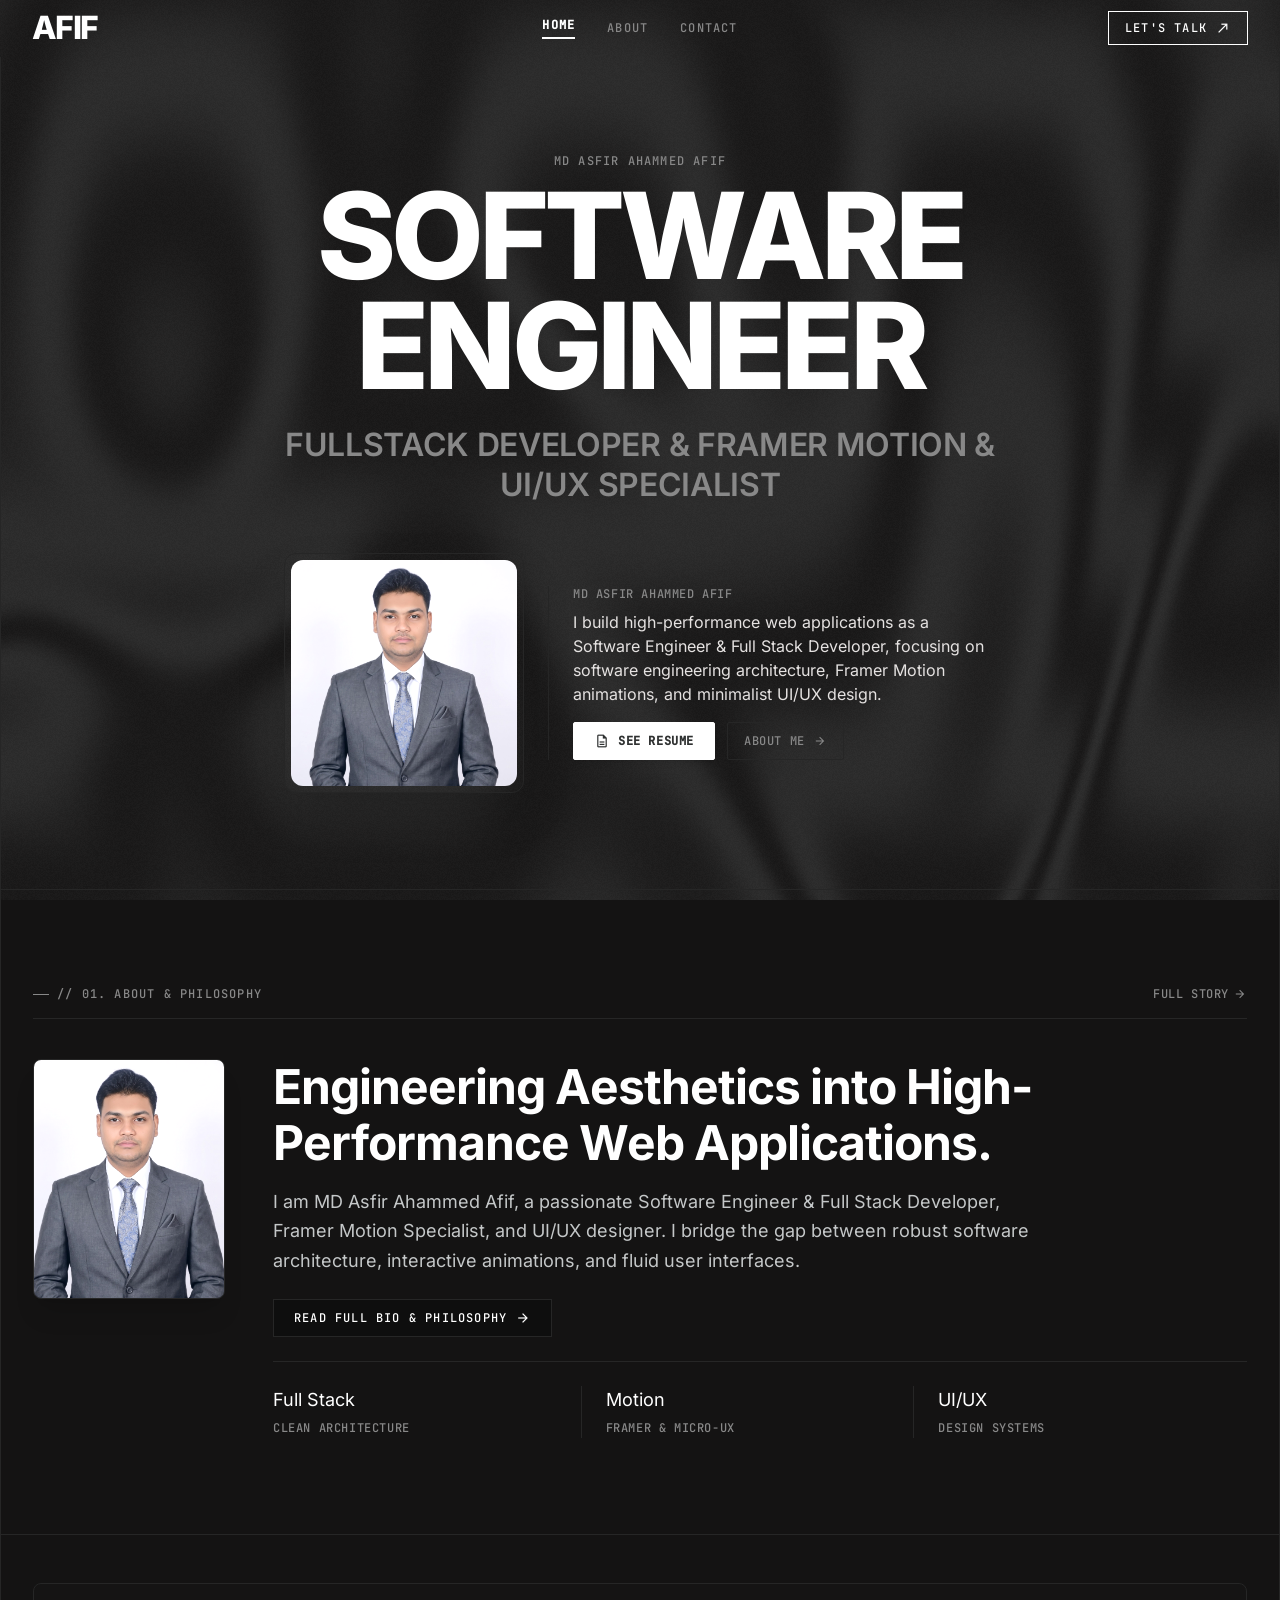
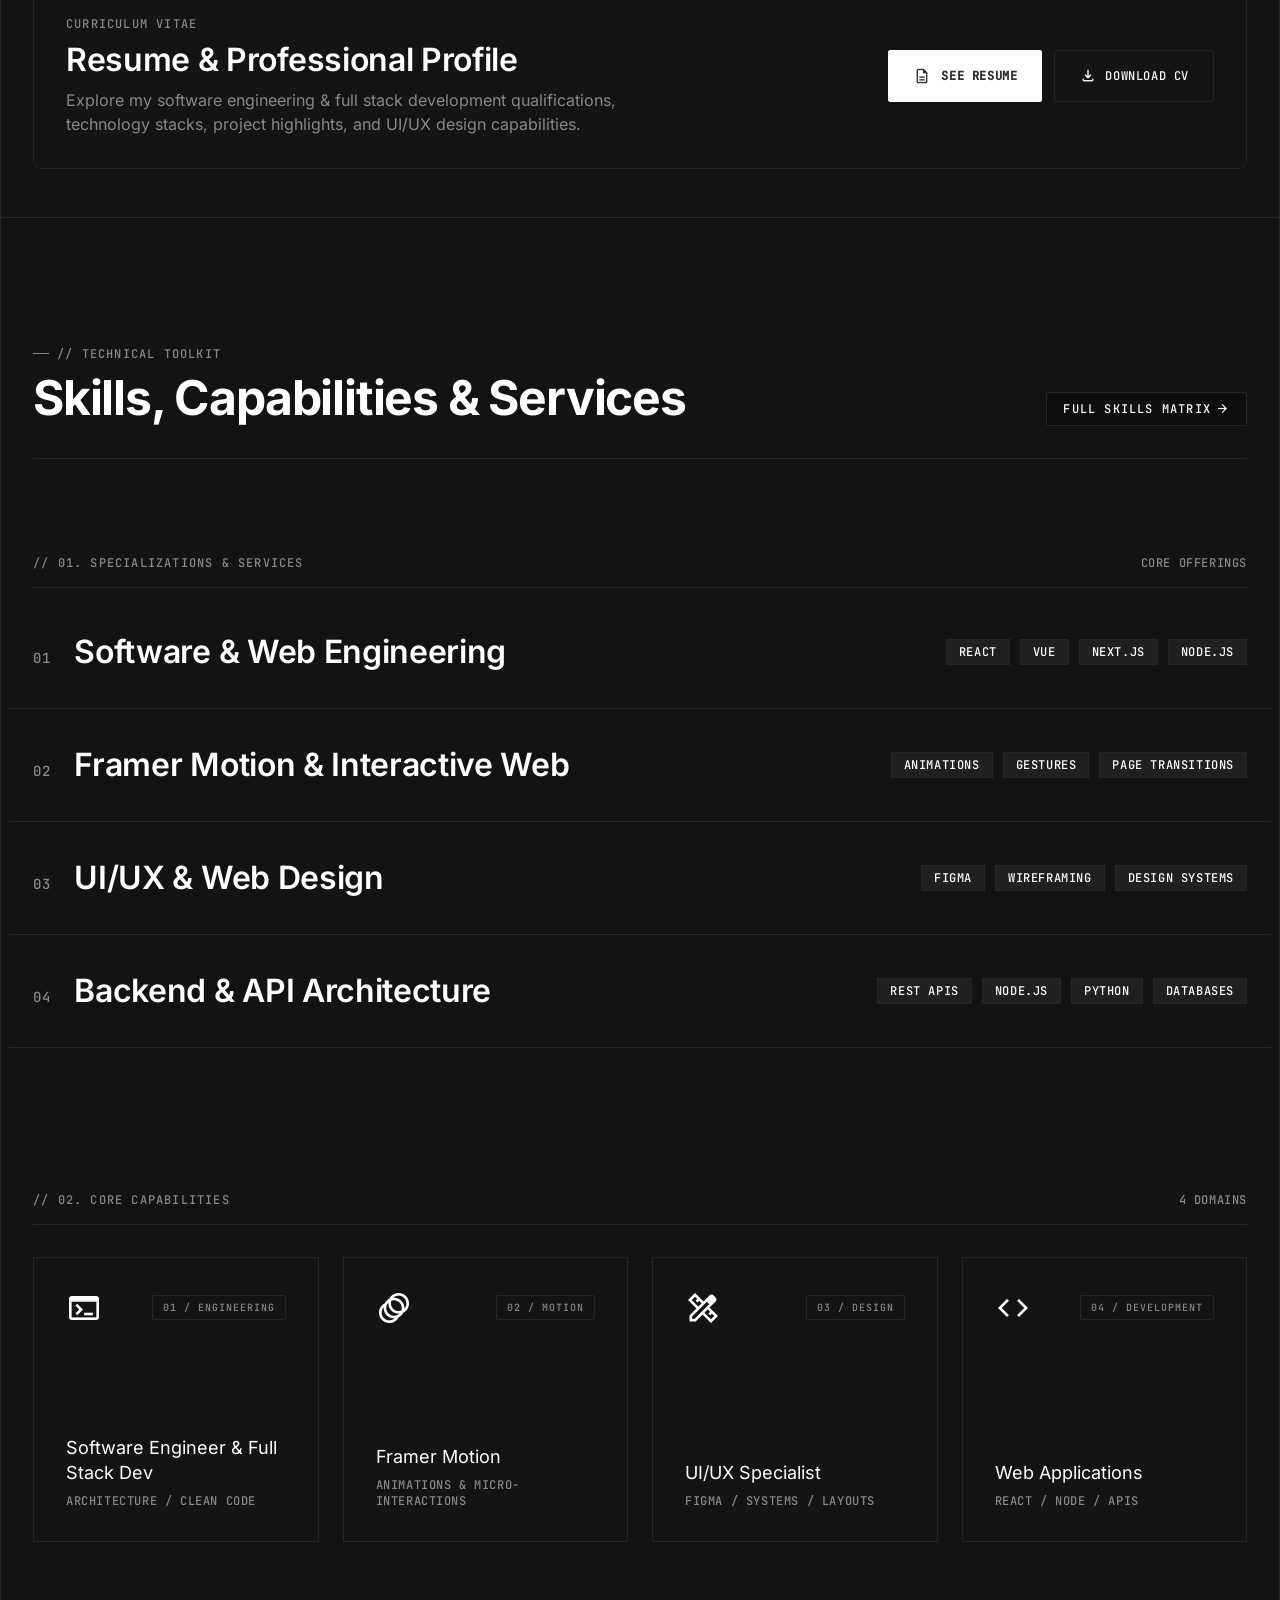
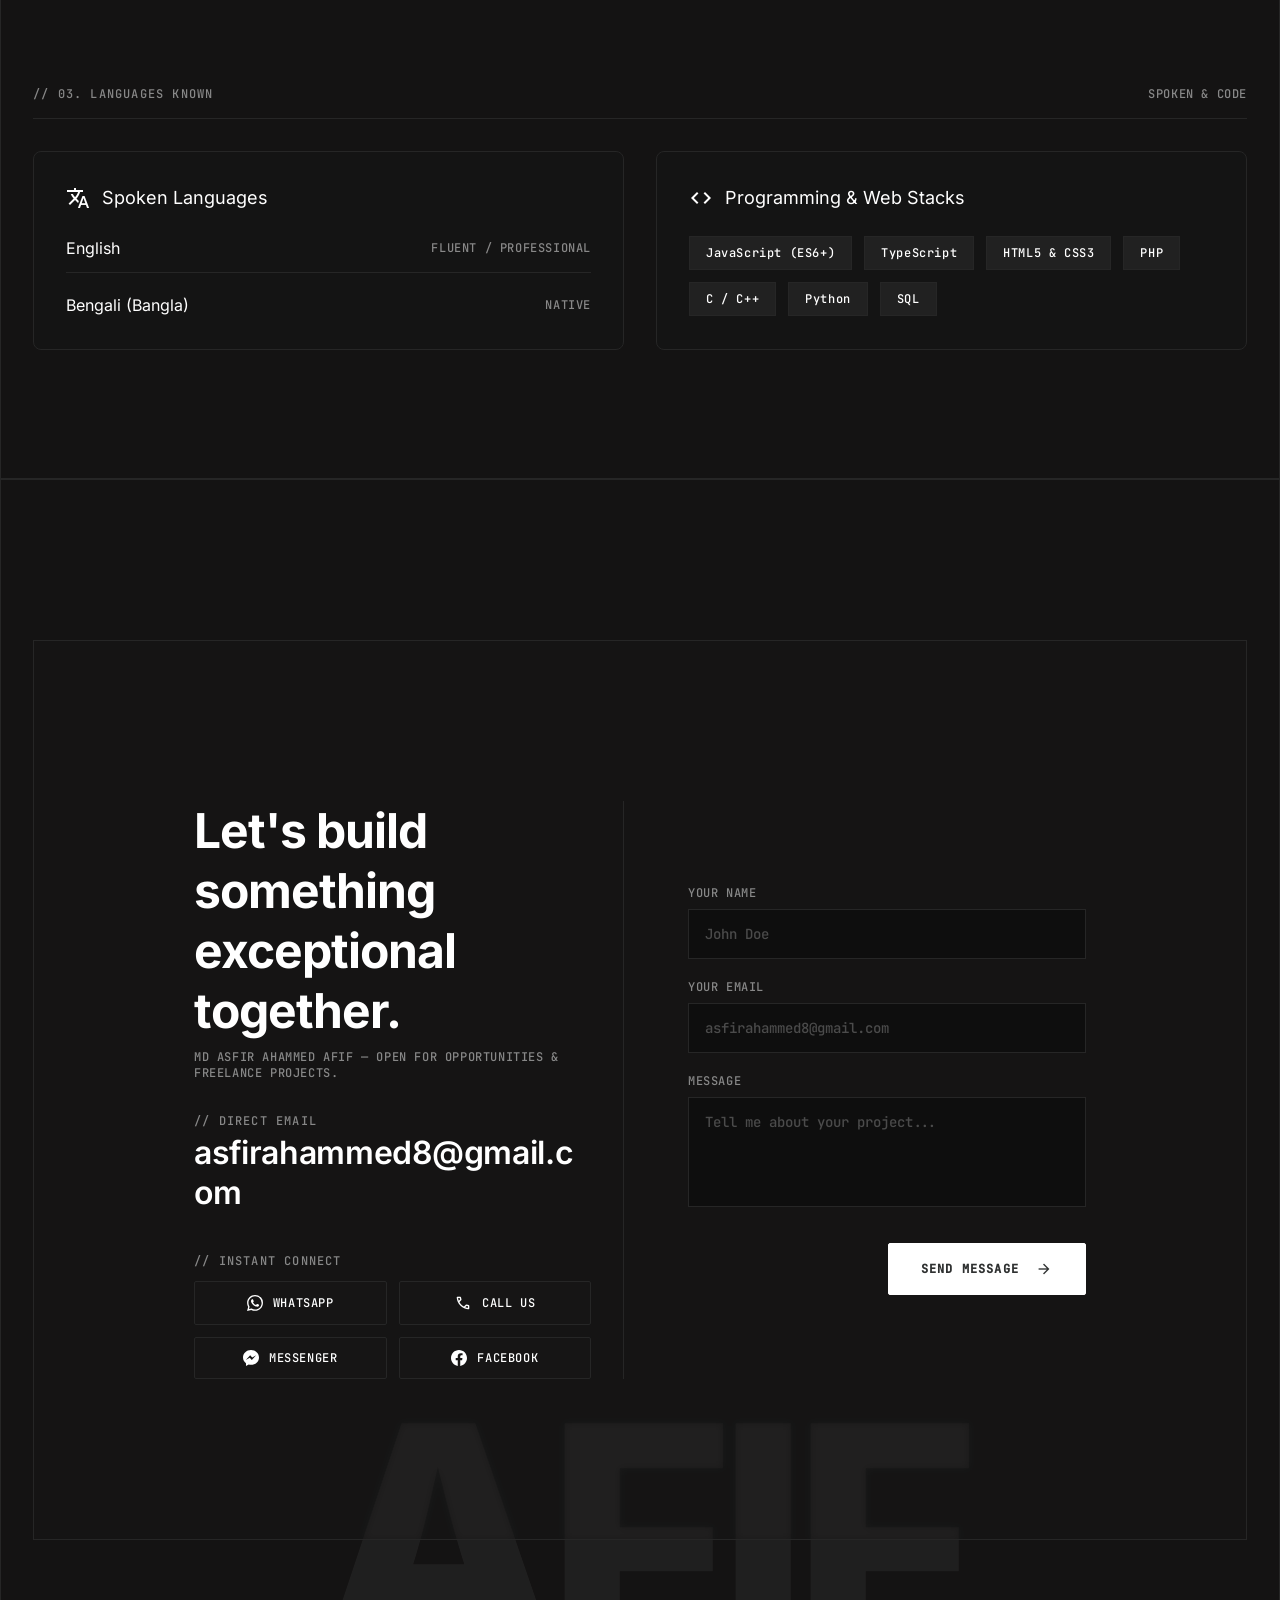
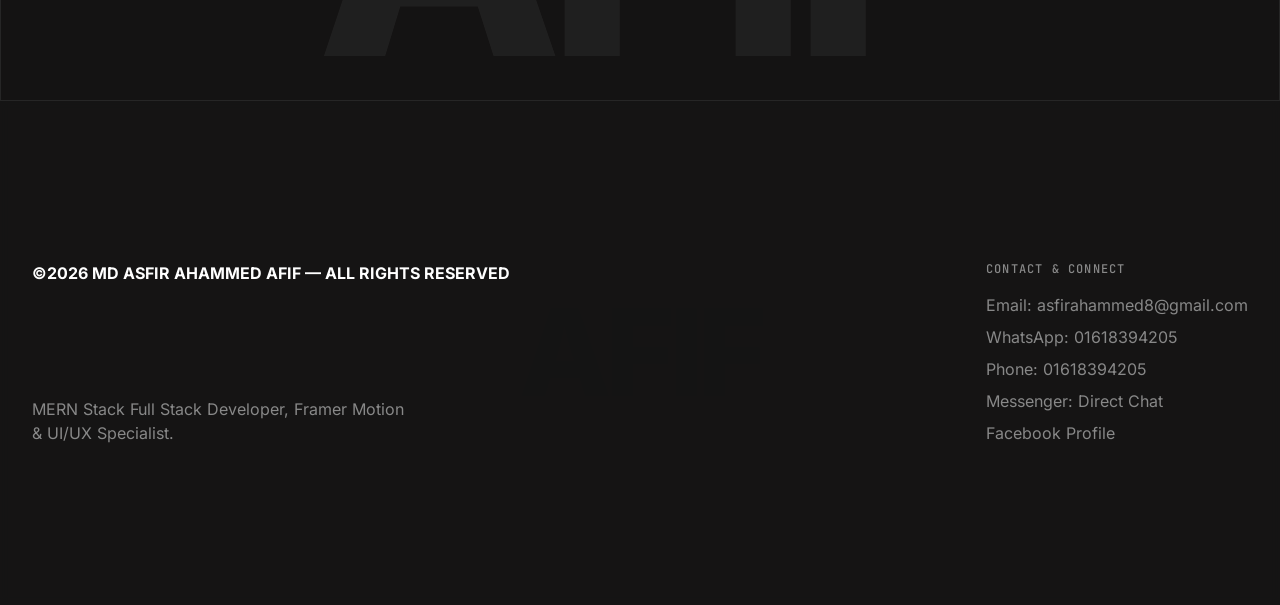
<file: index.html>
<!DOCTYPE html>
<html class="dark scroll-smooth" lang="en">

<head>
  <meta charset="utf-8">
  <meta content="width=device-width, initial-scale=1.0" name="viewport">
  <title>MD Asfir Ahammed Afif — Full Stack Software Engineer &amp; UI/UX Specialist</title>
  
  <!-- Primary Meta Tags -->
  <meta name="title" content="MD Asfir Ahammed Afif — Full Stack Software Engineer & UI/UX Specialist">
  <meta name="description"
    content="Portfolio of MD Asfir Ahammed Afif — Full Stack Software Engineer specializing in MERN stack, Next.js, React, Node.js, TypeScript, Framer Motion animations, and modern UI/UX architecture.">
  <meta name="keywords"
    content="MD Asfir Ahammed Afif, Asfir Ahammed, Full Stack Developer, Software Engineer, MERN Stack, React Developer, Node.js, Next.js, TypeScript, JavaScript, Web Developer Bangladesh, UI/UX Designer, Framer Motion, Frontend Developer, Backend Developer">
  <meta name="author" content="MD Asfir Ahammed Afif">
  <meta name="robots" content="index, follow, max-image-preview:large, max-snippet:-1, max-video-preview:-1">
  <meta name="googlebot" content="index, follow">
  <meta name="theme-color" content="#141313">
  <meta name="color-scheme" content="dark">
  <link rel="canonical" href="https://mdasfirahammedafif.github.io/">

  <!-- Favicons & App Icons -->
  <link rel="icon" type="image/svg+xml" href="assets/img/favicon.svg">
  <link rel="alternate icon" type="image/png" sizes="32x32" href="assets/img/favicon-32x32.png">
  <link rel="alternate icon" type="image/png" sizes="16x16" href="assets/img/favicon-16x16.png">
  <link rel="shortcut icon" href="favicon.ico">
  <link rel="apple-touch-icon" sizes="180x180" href="assets/img/apple-touch-icon.png">
  <link rel="manifest" href="site.webmanifest">

  <!-- Open Graph / Facebook / WhatsApp / LinkedIn / Discord -->
  <meta property="og:type" content="website">
  <meta property="og:url" content="https://mdasfirahammedafif.github.io/">
  <meta property="og:site_name" content="MD Asfir Ahammed Afif | Software Portfolio">
  <meta property="og:title" content="MD Asfir Ahammed Afif — Full Stack Software Engineer">
  <meta property="og:description"
    content="MERN Stack Full Stack Developer, Framer Motion specialist & UI/UX designer. Explore qualifications, technical toolkit, and engineering projects.">
  <meta property="og:image" content="https://mdasfirahammedafif.github.io/assets/img/og-preview.png">
  <meta property="og:image:secure_url" content="https://mdasfirahammedafif.github.io/assets/img/og-preview.png">
  <meta property="og:image:type" content="image/png">
  <meta property="og:image:width" content="1200">
  <meta property="og:image:height" content="630">
  <meta property="og:image:alt" content="MD Asfir Ahammed Afif — Full Stack Software Engineer Portfolio">
  <meta property="og:locale" content="en_US">

  <!-- Twitter / X Cards -->
  <meta name="twitter:card" content="summary_large_image">
  <meta name="twitter:url" content="https://mdasfirahammedafif.github.io/">
  <meta name="twitter:title" content="MD Asfir Ahammed Afif — Full Stack Software Engineer">
  <meta name="twitter:description"
    content="MERN Stack Developer, Framer Motion specialist & UI/UX engineer. Explore technical qualifications, projects, and resume.">
  <meta name="twitter:image" content="https://mdasfirahammedafif.github.io/assets/img/og-preview.png">
  <meta name="twitter:image:alt" content="MD Asfir Ahammed Afif — Full Stack Software Engineer">

  <!-- Structured Data: JSON-LD for Google Rich Results -->
  <script type="application/ld+json">
  {
    "@context": "https://schema.org",
    "@graph": [
      {
        "@type": "Person",
        "@id": "https://mdasfirahammedafif.github.io/#person",
        "name": "MD Asfir Ahammed Afif",
        "givenName": "Asfir Ahammed",
        "familyName": "Afif",
        "jobTitle": "Full Stack Software Engineer",
        "description": "Full Stack Software Engineer specializing in MERN stack, Next.js, React, Node.js, TypeScript, and modern UI/UX architecture.",
        "image": "https://mdasfirahammedafif.github.io/assets/img/asfirahammedafif.jpg",
        "email": "asfirahammed8@gmail.com",
        "telephone": "+8801618394205",
        "address": {
          "@type": "PostalAddress",
          "addressLocality": "Dhaka",
          "addressCountry": "Bangladesh"
        },
        "url": "https://mdasfirahammedafif.github.io",
        "sameAs": [
          "https://www.facebook.com/alamgir.hossion.10297",
          "https://www.facebook.com/messages/e2ee/t/9256187751153336",
          "https://wa.me/8801618394205"
        ],
        "knowsAbout": [
          "JavaScript",
          "TypeScript",
          "React",
          "Next.js",
          "Node.js",
          "Express.js",
          "MongoDB",
          "Tailwind CSS",
          "Framer Motion",
          "RESTful APIs",
          "Full Stack Web Development",
          "UI/UX Design",
          "System Architecture"
        ]
      },
      {
        "@type": "WebSite",
        "@id": "https://mdasfirahammedafif.github.io/#website",
        "url": "https://mdasfirahammedafif.github.io",
        "name": "MD Asfir Ahammed Afif — Software Portfolio",
        "publisher": {
          "@id": "https://mdasfirahammedafif.github.io/#person"
        }
      }
    ]
  }
  </script>

  <!-- CRITICAL: Instant dark background before any CSS — prevents white flash -->
  <style>
    html {
      background-color: #141313;
      color: #e5e2e1;
    }

    body {
      background-color: transparent !important;
      background-image: none !important;
      color: #e5e2e1;
      margin: 0;
      padding: 0;
      min-height: 100vh;
      font-family: 'Inter', ui-sans-serif, system-ui, sans-serif;
    }

    /* Page Transition Animations for Main Content */
    main {
      opacity: 1;
      transform: none;
      transition: opacity 0.3s cubic-bezier(0.16, 1, 0.3, 1), transform 0.3s cubic-bezier(0.16, 1, 0.3, 1);
      will-change: opacity, transform;
    }

    main.page-loaded {
      opacity: 1;
      transform: none;
    }

    main.page-exiting {
      opacity: 0 !important;
      transform: translateY(-8px) scale(0.99) !important;
      transition: opacity 0.22s cubic-bezier(0.7, 0, 0.84, 0), transform 0.22s cubic-bezier(0.7, 0, 0.84, 0) !important;
      pointer-events: none;
    }

    /* Top Transition Progress Bar */
    #page-progress-bar {
      position: fixed;
      top: 0;
      left: 0;
      height: 2.5px;
      width: 0%;
      background: #ffffff;
      z-index: 10000;
      box-shadow: 0 0 12px rgba(255, 255, 255, 0.9);
      transition: width 0.3s cubic-bezier(0.16, 1, 0.3, 1);
      pointer-events: none;
    }

    /* Header: Completely transparent at top, frosted glass only when scrolled */
    .glass-header {
      background: transparent !important;
      backdrop-filter: blur(0px);
      -webkit-backdrop-filter: blur(0px);
      border-bottom: 1px solid transparent !important;
      transition: background 0.35s cubic-bezier(0.16, 1, 0.3, 1),
                  backdrop-filter 0.35s cubic-bezier(0.16, 1, 0.3, 1),
                  -webkit-backdrop-filter 0.35s cubic-bezier(0.16, 1, 0.3, 1),
                  border-color 0.35s cubic-bezier(0.16, 1, 0.3, 1),
                  box-shadow 0.35s cubic-bezier(0.16, 1, 0.3, 1);
    }

    .glass-header.is-scrolled {
      background: rgba(20, 19, 19, 0.3) !important;
      backdrop-filter: blur(16px) saturate(180%) !important;
      -webkit-backdrop-filter: blur(16px) saturate(180%) !important;
      border-bottom: 1px solid rgba(255, 255, 255, 0.08) !important;
      box-shadow: 0 4px 20px -2px rgba(0, 0, 0, 0.25);
    }
  </style>

  <!-- PRELOAD: Critical Latin Inter font (prevents FOUT, loads before CSS parses) -->
  <link rel="preload" href="assets/fonts/UcC73FwrK3iLTeHuS_nVMrMxCp50SjIa1ZL7.woff2" as="font" type="font/woff2"
    crossorigin="anonymous">

  <!-- PRELOAD: Hero profile image (critical LCP element — load ASAP) -->
  <link rel="preload" href="assets/img/asfirahammedafif.jpg" as="image" fetchpriority="high">

  <!-- Local Assets: fonts first (small CSS), then icon font, then Tailwind engine -->
  <link href="assets/css/fonts-main.css" rel="stylesheet">
  <link href="assets/css/material-symbols.css" rel="stylesheet" media="print" onload="this.media='all'">
  <script src="assets/js/tailwind.cdn.js"></script>
  <script id="tailwind-config">try {
      tailwind.config = {
        darkMode: "class",
        theme: {
          extend: {
            "colors": {
              "tertiary": "#ffffff",
              "surface-container-lowest": "#0e0e0e",
              "inverse-on-surface": "#313030",
              "surface-subtle": "#171717",
              "on-secondary-fixed": "#1c1b1b",
              "error": "#ffb4ab",
              "tertiary-fixed": "#e2e2e2",
              "outline": "#8e9192",
              "outline-variant": "#444748",
              "surface-tint": "#c6c6c7",
              "surface": "#141313",
              "surface-container-low": "#1c1b1b",
              "inverse-primary": "#5d5f5f",
              "on-surface-variant": "#c4c7c8",
              "surface-container-highest": "#353434",
              "on-secondary-fixed-variant": "#474646",
              "text-muted": "#888888",
              "on-secondary": "#313030",
              "secondary-fixed": "#e5e2e1",
              "inverse-surface": "#e5e2e1",
              "primary-container": "#e2e2e2",
              "surface-container-high": "#2a2a2a",
              "on-error-container": "#ffdad6",
              "on-tertiary-container": "#636565",
              "secondary": "#c9c6c5",
              "accent-red": "#E11D48",
              "surface-bright": "#3a3939",
              "on-background": "#e5e2e1",
              "background": "#141313",
              "on-primary-container": "#636565",
              "on-error": "#690005",
              "on-primary-fixed-variant": "#454747",
              "surface-variant": "#353434",
              "on-tertiary-fixed-variant": "#454747",
              "secondary-fixed-dim": "#c9c6c5",
              "surface-dim": "#141313",
              "on-tertiary-fixed": "#1a1c1c",
              "on-primary-fixed": "#1a1c1c",
              "surface-container": "#201f1f",
              "error-container": "#93000a",
              "tertiary-fixed-dim": "#c6c6c7",
              "on-primary": "#2f3131",
              "border-low-contrast": "#262626",
              "primary": "#ffffff",
              "tertiary-container": "#e2e2e2",
              "on-surface": "#e5e2e1",
              "secondary-container": "#4a4949",
              "primary-fixed-dim": "#c6c6c7",
              "on-secondary-container": "#bab8b7",
              "primary-fixed": "#e2e2e2",
              "on-tertiary": "#2f3131"
            },
            "borderRadius": {
              "DEFAULT": "0.125rem",
              "lg": "0.25rem",
              "xl": "0.5rem",
              "full": "0.75rem"
            },
            "spacing": {
              "stack-md": "1.5rem",
              "stack-lg": "3rem",
              "container-max": "1440px",
              "section-gap": "10rem",
              "gutter": "2rem",
              "margin-mobile": "1.5rem",
              "stack-sm": "0.5rem"
            },
            "fontFamily": {
              "display-hero": ["Inter"],
              "headline-md": ["Inter"],
              "body-md": ["Inter"],
              "label-mono": ["JetBrains Mono"],
              "headline-lg": ["Inter"],
              "body-lg": ["Inter"],
              "display-hero-mobile": ["Inter"]
            },
            "fontSize": {
              "display-hero": ["120px", { "lineHeight": "110px", "letterSpacing": "-0.04em", "fontWeight": "800" }],
              "headline-md": ["32px", { "lineHeight": "40px", "letterSpacing": "-0.01em", "fontWeight": "600" }],
              "body-md": ["16px", { "lineHeight": "24px", "fontWeight": "400" }],
              "label-mono": ["12px", { "lineHeight": "16px", "letterSpacing": "0.05em", "fontWeight": "500" }],
              "headline-lg": ["48px", { "lineHeight": "56px", "letterSpacing": "-0.02em", "fontWeight": "700" }],
              "body-lg": ["18px", { "lineHeight": "28px", "fontWeight": "400" }],
              "display-hero-mobile": ["48px", { "lineHeight": "52px", "letterSpacing": "-0.02em", "fontWeight": "800" }]
            }
          }
        }
      }
    } catch (_e) { }</script>
  <meta charset="utf-8">
  <style>
    /* Lock body scroll + interactions when mobile nav is open */
    body.nav-open {
      overflow: hidden !important;
    }

    /* Prevent scroll without causing position jump */
    html.nav-open {
      overflow: hidden !important;
    }

    *,
    ::before,
    ::after {
      --tw-border-spacing-x: 0;
      --tw-border-spacing-y: 0;
      --tw-translate-x: 0;
      --tw-translate-y: 0;
      --tw-rotate: 0;
      --tw-skew-x: 0;
      --tw-skew-y: 0;
      --tw-scale-x: 1;
      --tw-scale-y: 1;
      --tw-pan-x: ;
      --tw-pan-y: ;
      --tw-pinch-zoom: ;
      --tw-scroll-snap-strictness: proximity;
      --tw-gradient-from-position: ;
      --tw-gradient-via-position: ;
      --tw-gradient-to-position: ;
      --tw-ordinal: ;
      --tw-slashed-zero: ;
      --tw-numeric-figure: ;
      --tw-numeric-spacing: ;
      --tw-numeric-fraction: ;
      --tw-ring-inset: ;
      --tw-ring-offset-width: 0px;
      --tw-ring-offset-color: #fff;
      --tw-ring-color: rgb(59 130 246 / 0.5);
      --tw-ring-offset-shadow: 0 0 #0000;
      --tw-ring-shadow: 0 0 #0000;
      --tw-shadow: 0 0 #0000;
      --tw-shadow-colored: 0 0 #0000;
      --tw-blur: ;
      --tw-brightness: ;
      --tw-contrast: ;
      --tw-grayscale: ;
      --tw-hue-rotate: ;
      --tw-invert: ;
      --tw-saturate: ;
      --tw-sepia: ;
      --tw-drop-shadow: ;
      --tw-backdrop-blur: ;
      --tw-backdrop-brightness: ;
      --tw-backdrop-contrast: ;
      --tw-backdrop-grayscale: ;
      --tw-backdrop-hue-rotate: ;
      --tw-backdrop-invert: ;
      --tw-backdrop-opacity: ;
      --tw-backdrop-saturate: ;
      --tw-backdrop-sepia: ;
      --tw-contain-size: ;
      --tw-contain-layout: ;
      --tw-contain-paint: ;
      --tw-contain-style:
    }

    ::backdrop {
      --tw-border-spacing-x: 0;
      --tw-border-spacing-y: 0;
      --tw-translate-x: 0;
      --tw-translate-y: 0;
      --tw-rotate: 0;
      --tw-skew-x: 0;
      --tw-skew-y: 0;
      --tw-scale-x: 1;
      --tw-scale-y: 1;
      --tw-pan-x: ;
      --tw-pan-y: ;
      --tw-pinch-zoom: ;
      --tw-scroll-snap-strictness: proximity;
      --tw-gradient-from-position: ;
      --tw-gradient-via-position: ;
      --tw-gradient-to-position: ;
      --tw-ordinal: ;
      --tw-slashed-zero: ;
      --tw-numeric-figure: ;
      --tw-numeric-spacing: ;
      --tw-numeric-fraction: ;
      --tw-ring-inset: ;
      --tw-ring-offset-width: 0px;
      --tw-ring-offset-color: #fff;
      --tw-ring-color: rgb(59 130 246 / 0.5);
      --tw-ring-offset-shadow: 0 0 #0000;
      --tw-ring-shadow: 0 0 #0000;
      --tw-shadow: 0 0 #0000;
      --tw-shadow-colored: 0 0 #0000;
      --tw-blur: ;
      --tw-brightness: ;
      --tw-contrast: ;
      --tw-grayscale: ;
      --tw-hue-rotate: ;
      --tw-invert: ;
      --tw-saturate: ;
      --tw-sepia: ;
      --tw-drop-shadow: ;
      --tw-backdrop-blur: ;
      --tw-backdrop-brightness: ;
      --tw-backdrop-contrast: ;
      --tw-backdrop-grayscale: ;
      --tw-backdrop-hue-rotate: ;
      --tw-backdrop-invert: ;
      --tw-backdrop-opacity: ;
      --tw-backdrop-saturate: ;
      --tw-backdrop-sepia: ;
      --tw-contain-size: ;
      --tw-contain-layout: ;
      --tw-contain-paint: ;
      --tw-contain-style:
    }

    /* ! tailwindcss v3.4.17 | MIT License | https://tailwindcss.com */
    *,
    ::after,
    ::before {
      box-sizing: border-box;
      border-width: 0;
      border-style: solid;
      border-color: #e5e7eb
    }

    ::after,
    ::before {
      --tw-content: ''
    }

    :host,
    html {
      line-height: 1.5;
      -webkit-text-size-adjust: 100%;
      -moz-tab-size: 4;
      tab-size: 4;
      font-family: ui-sans-serif, system-ui, sans-serif, "Apple Color Emoji", "Segoe UI Emoji", "Segoe UI Symbol", "Noto Color Emoji";
      font-feature-settings: normal;
      font-variation-settings: normal;
      -webkit-tap-highlight-color: transparent
    }

    body {
      margin: 0;
      line-height: inherit
    }

    hr {
      height: 0;
      color: inherit;
      border-top-width: 1px
    }

    abbr:where([title]) {
      -webkit-text-decoration: underline dotted;
      text-decoration: underline dotted
    }

    h1,
    h2,
    h3,
    h4,
    h5,
    h6 {
      font-size: inherit;
      font-weight: inherit
    }

    a {
      color: inherit;
      text-decoration: inherit
    }

    b,
    strong {
      font-weight: bolder
    }

    code,
    kbd,
    pre,
    samp {
      font-family: ui-monospace, SFMono-Regular, Menlo, Monaco, Consolas, "Liberation Mono", "Courier New", monospace;
      font-feature-settings: normal;
      font-variation-settings: normal;
      font-size: 1em
    }

    small {
      font-size: 80%
    }

    sub,
    sup {
      font-size: 75%;
      line-height: 0;
      position: relative;
      vertical-align: baseline
    }

    sub {
      bottom: -.25em
    }

    sup {
      top: -.5em
    }

    table {
      text-indent: 0;
      border-color: inherit;
      border-collapse: collapse
    }

    button,
    input,
    optgroup,
    select,
    textarea {
      font-family: inherit;
      font-feature-settings: inherit;
      font-variation-settings: inherit;
      font-size: 100%;
      font-weight: inherit;
      line-height: inherit;
      letter-spacing: inherit;
      color: inherit;
      margin: 0;
      padding: 0
    }

    button,
    select {
      text-transform: none
    }

    button,
    input:where([type=button]),
    input:where([type=reset]),
    input:where([type=submit]) {
      -webkit-appearance: button;
      background-color: transparent;
      background-image: none
    }

    :-moz-focusring {
      outline: auto
    }

    :-moz-ui-invalid {
      box-shadow: none
    }

    progress {
      vertical-align: baseline
    }

    ::-webkit-inner-spin-button,
    ::-webkit-outer-spin-button {
      height: auto
    }

    [type=search] {
      -webkit-appearance: textfield;
      outline-offset: -2px
    }

    ::-webkit-search-decoration {
      -webkit-appearance: none
    }

    ::-webkit-file-upload-button {
      -webkit-appearance: button;
      font: inherit
    }

    summary {
      display: list-item
    }

    blockquote,
    dd,
    dl,
    figure,
    h1,
    h2,
    h3,
    h4,
    h5,
    h6,
    hr,
    p,
    pre {
      margin: 0
    }

    fieldset {
      margin: 0;
      padding: 0
    }

    legend {
      padding: 0
    }

    menu,
    ol,
    ul {
      list-style: none;
      margin: 0;
      padding: 0
    }

    dialog {
      padding: 0
    }

    textarea {
      resize: vertical
    }

    input::placeholder,
    textarea::placeholder {
      opacity: 1;
      color: #9ca3af
    }

    [role=button],
    button {
      cursor: pointer
    }

    :disabled {
      cursor: default
    }

    audio,
    canvas,
    embed,
    iframe,
    img,
    object,
    svg,
    video {
      display: block;
      vertical-align: middle
    }

    img,
    video {
      max-width: 100%;
      height: auto
    }

    [hidden]:where(:not([hidden=until-found])) {
      display: none
    }

    [type='text'],
    input:where(:not([type])),
    [type='email'],
    [type='url'],
    [type='password'],
    [type='number'],
    [type='date'],
    [type='datetime-local'],
    [type='month'],
    [type='search'],
    [type='tel'],
    [type='time'],
    [type='week'],
    [multiple],
    textarea,
    select {
      -webkit-appearance: none;
      appearance: none;
      background-color: #fff;
      border-color: #6b7280;
      border-width: 1px;
      border-radius: 0px;
      padding-top: 0.5rem;
      padding-right: 0.75rem;
      padding-bottom: 0.5rem;
      padding-left: 0.75rem;
      font-size: 1rem;
      line-height: 1.5rem;
      --tw-shadow: 0 0 #0000;
    }

    [type='text']:focus,
    input:where(:not([type])):focus,
    [type='email']:focus,
    [type='url']:focus,
    [type='password']:focus,
    [type='number']:focus,
    [type='date']:focus,
    [type='datetime-local']:focus,
    [type='month']:focus,
    [type='search']:focus,
    [type='tel']:focus,
    [type='time']:focus,
    [type='week']:focus,
    [multiple]:focus,
    textarea:focus,
    select:focus {
      outline: 2px solid transparent;
      outline-offset: 2px;
      --tw-ring-inset: var(--tw-empty,
          /*!*/
          /*!*/
        );
      --tw-ring-offset-width: 0px;
      --tw-ring-offset-color: #fff;
      --tw-ring-color: #2563eb;
      --tw-ring-offset-shadow: var(--tw-ring-inset) 0 0 0 var(--tw-ring-offset-width) var(--tw-ring-offset-color);
      --tw-ring-shadow: var(--tw-ring-inset) 0 0 0 calc(1px + var(--tw-ring-offset-width)) var(--tw-ring-color);
      box-shadow: var(--tw-ring-offset-shadow), var(--tw-ring-shadow), var(--tw-shadow);
      border-color: #2563eb
    }

    input::placeholder,
    textarea::placeholder {
      color: #6b7280;
      opacity: 1
    }

    ::-webkit-datetime-edit-fields-wrapper {
      padding: 0
    }

    ::-webkit-date-and-time-value {
      min-height: 1.5em;
      text-align: inherit
    }

    ::-webkit-datetime-edit {
      display: inline-flex
    }

    ::-webkit-datetime-edit,
    ::-webkit-datetime-edit-year-field,
    ::-webkit-datetime-edit-month-field,
    ::-webkit-datetime-edit-day-field,
    ::-webkit-datetime-edit-hour-field,
    ::-webkit-datetime-edit-minute-field,
    ::-webkit-datetime-edit-second-field,
    ::-webkit-datetime-edit-millisecond-field,
    ::-webkit-datetime-edit-meridiem-field {
      padding-top: 0;
      padding-bottom: 0
    }

    select {
      background-image: url("data:image/svg+xml,%3csvg xmlns='http://www.w3.org/2000/svg' fill='none' viewBox='0 0 20 20'%3e%3cpath stroke='%236b7280' stroke-linecap='round' stroke-linejoin='round' stroke-width='1.5' d='M6 8l4 4 4-4'/%3e%3c/svg%3e");
      background-position: right 0.5rem center;
      background-repeat: no-repeat;
      background-size: 1.5em 1.5em;
      padding-right: 2.5rem;
      print-color-adjust: exact
    }

    [multiple],
    [size]:where(select:not([size="1"])) {
      background-image: initial;
      background-position: initial;
      background-repeat: unset;
      background-size: initial;
      padding-right: 0.75rem;
      print-color-adjust: unset
    }

    [type='checkbox'],
    [type='radio'] {
      -webkit-appearance: none;
      appearance: none;
      padding: 0;
      print-color-adjust: exact;
      display: inline-block;
      vertical-align: middle;
      background-origin: border-box;
      -webkit-user-select: none;
      user-select: none;
      flex-shrink: 0;
      height: 1rem;
      width: 1rem;
      color: #2563eb;
      background-color: #fff;
      border-color: #6b7280;
      border-width: 1px;
      --tw-shadow: 0 0 #0000
    }

    [type='checkbox'] {
      border-radius: 0px
    }

    [type='radio'] {
      border-radius: 100%
    }

    [type='checkbox']:focus,
    [type='radio']:focus {
      outline: 2px solid transparent;
      outline-offset: 2px;
      --tw-ring-inset: var(--tw-empty,
          /*!*/
          /*!*/
        );
      --tw-ring-offset-width: 2px;
      --tw-ring-offset-color: #fff;
      --tw-ring-color: #2563eb;
      --tw-ring-offset-shadow: var(--tw-ring-inset) 0 0 0 var(--tw-ring-offset-width) var(--tw-ring-offset-color);
      --tw-ring-shadow: var(--tw-ring-inset) 0 0 0 calc(2px + var(--tw-ring-offset-width)) var(--tw-ring-color);
      box-shadow: var(--tw-ring-offset-shadow), var(--tw-ring-shadow), var(--tw-shadow)
    }

    [type='checkbox']:checked,
    [type='radio']:checked {
      border-color: transparent;
      background-color: currentColor;
      background-size: 100% 100%;
      background-position: center;
      background-repeat: no-repeat
    }

    [type='checkbox']:checked {
      background-image: url("data:image/svg+xml,%3csvg viewBox='0 0 16 16' fill='white' xmlns='http://www.w3.org/2000/svg'%3e%3cpath d='M12.207 4.793a1 1 0 010 1.414l-5 5a1 1 0 01-1.414 0l-2-2a1 1 0 011.414-1.414L6.5 9.086l4.293-4.293a1 1 0 011.414 0z'/%3e%3c/svg%3e");
    }

    @media (forced-colors: active) {
      [type='checkbox']:checked {
        -webkit-appearance: auto;
        appearance: auto
      }
    }

    [type='radio']:checked {
      background-image: url("data:image/svg+xml,%3csvg viewBox='0 0 16 16' fill='white' xmlns='http://www.w3.org/2000/svg'%3e%3ccircle cx='8' cy='8' r='3'/%3e%3c/svg%3e");
    }

    @media (forced-colors: active) {
      [type='radio']:checked {
        -webkit-appearance: auto;
        appearance: auto
      }
    }

    [type='checkbox']:checked:hover,
    [type='checkbox']:checked:focus,
    [type='radio']:checked:hover,
    [type='radio']:checked:focus {
      border-color: transparent;
      background-color: currentColor
    }

    [type='checkbox']:indeterminate {
      background-image: url("data:image/svg+xml,%3csvg xmlns='http://www.w3.org/2000/svg' fill='none' viewBox='0 0 16 16'%3e%3cpath stroke='white' stroke-linecap='round' stroke-linejoin='round' stroke-width='2' d='M4 8h8'/%3e%3c/svg%3e");
      border-color: transparent;
      background-color: currentColor;
      background-size: 100% 100%;
      background-position: center;
      background-repeat: no-repeat;
    }

    @media (forced-colors: active) {
      [type='checkbox']:indeterminate {
        -webkit-appearance: auto;
        appearance: auto
      }
    }

    [type='checkbox']:indeterminate:hover,
    [type='checkbox']:indeterminate:focus {
      border-color: transparent;
      background-color: currentColor
    }

    [type='file'] {
      background: unset;
      border-color: inherit;
      border-width: 0;
      border-radius: 0;
      padding: 0;
      font-size: unset;
      line-height: inherit
    }

    [type='file']:focus {
      outline: 1px solid ButtonText;
      outline: 1px auto -webkit-focus-ring-color
    }

    .pointer-events-none {
      pointer-events: none
    }

    .fixed {
      position: fixed
    }

    .absolute {
      position: absolute
    }

    .relative {
      position: relative
    }

    .sticky {
      position: sticky
    }

    .inset-0 {
      inset: 0px
    }

    .bottom-0 {
      bottom: 0px
    }

    .bottom-6 {
      bottom: 1.5rem
    }

    .left-0 {
      left: 0px
    }

    .left-1\/2 {
      left: 50%
    }

    .top-0 {
      top: 0px
    }

    .-z-10 {
      z-index: -10
    }

    .z-10 {
      z-index: 10
    }

    .z-50 {
      z-index: 50
    }

    .-m-4 {
      margin: -1rem
    }

    .-mx-4 {
      margin-left: -1rem;
      margin-right: -1rem
    }

    .mx-auto {
      margin-left: auto;
      margin-right: auto
    }

    .mb-1 {
      margin-bottom: 0.25rem
    }

    .mb-2 {
      margin-bottom: 0.5rem
    }

    .mb-stack-lg {
      margin-bottom: 3rem
    }

    .mb-stack-md {
      margin-bottom: 1.5rem
    }

    .mb-stack-sm {
      margin-bottom: 0.5rem
    }

    .mt-4 {
      margin-top: 1rem
    }

    .mt-stack-lg {
      margin-top: 3rem
    }

    .block {
      display: block
    }

    .flex {
      display: flex
    }

    .inline-flex {
      display: inline-flex
    }

    .grid {
      display: grid
    }

    .hidden {
      display: none
    }

    .aspect-\[4\/3\] {
      aspect-ratio: 4/3
    }

    .h-full {
      height: 100%
    }

    .h-24 {
      height: 6rem
    }

    .h-\[1px\] {
      height: 1px
    }

    .min-h-\[1024px\] {
      min-height: 1024px
    }

    .min-h-\[921px\] {
      min-height: 921px
    }

    .w-full {
      width: 100%
    }

    .w-24 {
      width: 6rem
    }

    .w-4 {
      width: 1rem
    }

    .w-fit {
      width: -moz-fit-content;
      width: fit-content
    }

    .min-w-\[320px\] {
      min-width: 320px
    }

    .max-w-3xl {
      max-width: 48rem
    }

    .max-w-container-max {
      max-width: 1440px
    }

    .max-w-sm {
      max-width: 24rem
    }

    .flex-1 {
      flex: 1 1 0%
    }

    .-translate-x-1\/2 {
      --tw-translate-x: -50%;
      transform: translate(var(--tw-translate-x), var(--tw-translate-y)) rotate(var(--tw-rotate)) skewX(var(--tw-skew-x)) skewY(var(--tw-skew-y)) scaleX(var(--tw-scale-x)) scaleY(var(--tw-scale-y))
    }

    .-translate-x-4 {
      --tw-translate-x: -1rem;
      transform: translate(var(--tw-translate-x), var(--tw-translate-y)) rotate(var(--tw-rotate)) skewX(var(--tw-skew-x)) skewY(var(--tw-skew-y)) scaleX(var(--tw-scale-x)) scaleY(var(--tw-scale-y))
    }

    .scale-95 {
      --tw-scale-x: .95;
      --tw-scale-y: .95;
      transform: translate(var(--tw-translate-x), var(--tw-translate-y)) rotate(var(--tw-rotate)) skewX(var(--tw-skew-x)) skewY(var(--tw-skew-y)) scaleX(var(--tw-scale-x)) scaleY(var(--tw-scale-y))
    }

    .transform {
      transform: translate(var(--tw-translate-x), var(--tw-translate-y)) rotate(var(--tw-rotate)) skewX(var(--tw-skew-x)) skewY(var(--tw-skew-y)) scaleX(var(--tw-scale-x)) scaleY(var(--tw-scale-y))
    }

    .cursor-pointer {
      cursor: pointer
    }

    .select-none {
      -webkit-user-select: none;
      user-select: none
    }

    .grid-cols-1 {
      grid-template-columns: repeat(1, minmax(0, 1fr))
    }

    .flex-col {
      flex-direction: column
    }

    .items-start {
      align-items: flex-start
    }

    .items-center {
      align-items: center
    }

    .justify-start {
      justify-content: flex-start
    }

    .justify-end {
      justify-content: flex-end
    }

    .justify-center {
      justify-content: center
    }

    .justify-between {
      justify-content: space-between
    }

    .gap-2 {
      gap: 0.5rem
    }

    .gap-4 {
      gap: 1rem
    }

    .gap-8 {
      gap: 2rem
    }

    .gap-gutter {
      gap: 2rem
    }

    .gap-stack-md {
      gap: 1.5rem
    }

    .gap-stack-sm {
      gap: 0.5rem
    }

    .self-start {
      align-self: flex-start
    }

    .overflow-hidden {
      overflow: hidden
    }

    .scroll-smooth {
      scroll-behavior: smooth
    }

    .rounded-full {
      border-radius: 0.75rem
    }

    .rounded-lg {
      border-radius: 0.25rem
    }

    .rounded-none {
      border-radius: 0px
    }

    .border {
      border-width: 1px
    }

    .border-x {
      border-left-width: 1px;
      border-right-width: 1px
    }

    .border-b {
      border-bottom-width: 1px
    }

    .border-l {
      border-left-width: 1px
    }

    .border-r {
      border-right-width: 1px
    }

    .border-t {
      border-top-width: 1px
    }

    .border-border-low-contrast {
      --tw-border-opacity: 1;
      border-color: rgb(38 38 38 / var(--tw-border-opacity, 1))
    }

    .border-primary {
      --tw-border-opacity: 1;
      border-color: rgb(255 255 255 / var(--tw-border-opacity, 1))
    }

    .border-transparent {
      border-color: transparent
    }

    .bg-background {
      --tw-bg-opacity: 1;
      background-color: rgb(20 19 19 / var(--tw-bg-opacity, 1))
    }

    .bg-black\/20 {
      background-color: rgb(0 0 0 / 0.2)
    }

    .bg-primary {
      --tw-bg-opacity: 1;
      background-color: rgb(255 255 255 / var(--tw-bg-opacity, 1))
    }

    .bg-surface-container-lowest {
      --tw-bg-opacity: 1;
      background-color: rgb(14 14 14 / var(--tw-bg-opacity, 1))
    }

    .bg-surface-subtle {
      --tw-bg-opacity: 1;
      background-color: rgb(23 23 23 / var(--tw-bg-opacity, 1))
    }

    .bg-surface-subtle\/50 {
      background-color: rgb(23 23 23 / 0.5)
    }

    .bg-surface-subtle\/90 {
      background-color: rgb(23 23 23 / 0.9)
    }

    .bg-text-muted {
      --tw-bg-opacity: 1;
      background-color: rgb(136 136 136 / var(--tw-bg-opacity, 1))
    }

    .bg-transparent {
      background-color: transparent
    }

    .bg-cover {
      background-size: cover
    }

    .bg-center {
      background-position: center
    }

    .object-cover {
      object-fit: cover
    }

    .p-1 {
      padding: 0.25rem
    }

    .p-4 {
      padding: 1rem
    }

    .p-gutter {
      padding: 2rem
    }

    .px-4 {
      padding-left: 1rem;
      padding-right: 1rem
    }

    .px-6 {
      padding-left: 1.5rem;
      padding-right: 1.5rem
    }

    .px-8 {
      padding-left: 2rem;
      padding-right: 2rem
    }

    .px-gutter {
      padding-left: 2rem;
      padding-right: 2rem
    }

    .px-margin-mobile {
      padding-left: 1.5rem;
      padding-right: 1.5rem
    }

    .py-2 {
      padding-top: 0.5rem;
      padding-bottom: 0.5rem
    }

    .py-3 {
      padding-top: 0.75rem;
      padding-bottom: 0.75rem
    }

    .py-4 {
      padding-top: 1rem;
      padding-bottom: 1rem
    }

    .py-section-gap {
      padding-top: 3.5rem;
      padding-bottom: 3.5rem
    }

    .py-stack-md {
      padding-top: 1.5rem;
      padding-bottom: 1.5rem
    }

    .py-stack-sm {
      padding-top: 0.5rem;
      padding-bottom: 0.5rem
    }

    .pb-stack-lg {
      padding-bottom: 3rem
    }

    .pl-4 {
      padding-left: 1rem
    }

    .pl-gutter {
      padding-left: 2rem
    }

    .pr-gutter {
      padding-right: 2rem
    }

    .pt-4 {
      padding-top: 1rem
    }

    .text-left {
      text-align: left
    }

    .text-center {
      text-align: center
    }

    .font-body-lg {
      font-family: Inter
    }

    .font-body-md {
      font-family: Inter
    }

    .font-display-hero {
      font-family: Inter
    }

    .font-display-hero-mobile {
      font-family: Inter
    }

    .font-headline-lg {
      font-family: Inter
    }

    .font-headline-md {
      font-family: Inter
    }

    .font-label-mono {
      font-family: JetBrains Mono
    }

    .text-\[14px\] {
      font-size: 14px
    }

    .text-\[16px\] {
      font-size: 16px
    }

    .text-\[30vw\] {
      font-size: 30vw
    }

    .text-body-lg {
      font-size: 18px;
      line-height: 28px;
      font-weight: 400
    }

    .text-body-md {
      font-size: 16px;
      line-height: 24px;
      font-weight: 400
    }

    .text-display-hero-mobile {
      font-size: 48px;
      line-height: 52px;
      letter-spacing: -0.02em;
      font-weight: 800
    }

    .text-headline-lg {
      font-size: 48px;
      line-height: 56px;
      letter-spacing: -0.02em;
      font-weight: 700
    }

    .text-headline-md {
      font-size: 32px;
      line-height: 40px;
      letter-spacing: -0.01em;
      font-weight: 600
    }

    .text-label-mono {
      font-size: 12px;
      line-height: 16px;
      letter-spacing: 0.05em;
      font-weight: 500
    }

    .font-black {
      font-weight: 900
    }

    .uppercase {
      text-transform: uppercase
    }

    .leading-none {
      line-height: 1
    }

    .leading-tight {
      line-height: 1.25
    }

    .tracking-tighter {
      letter-spacing: -0.05em
    }

    .tracking-widest {
      letter-spacing: 0.1em
    }

    .text-on-primary {
      --tw-text-opacity: 1;
      color: rgb(47 49 49 / var(--tw-text-opacity, 1))
    }

    .text-on-surface {
      --tw-text-opacity: 1;
      color: rgb(229 226 225 / var(--tw-text-opacity, 1))
    }

    .text-on-surface-variant {
      --tw-text-opacity: 1;
      color: rgb(196 199 200 / var(--tw-text-opacity, 1))
    }

    .text-primary {
      --tw-text-opacity: 1;
      color: rgb(255 255 255 / var(--tw-text-opacity, 1))
    }

    .text-text-muted {
      --tw-text-opacity: 1;
      color: rgb(136 136 136 / var(--tw-text-opacity, 1))
    }

    .antialiased {
      -webkit-font-smoothing: antialiased;
      -moz-osx-font-smoothing: grayscale
    }

    .opacity-0 {
      opacity: 0
    }

    .opacity-5 {
      opacity: 0.05
    }

    .opacity-80 {
      opacity: 0.8
    }

    .mix-blend-luminosity {
      mix-blend-mode: luminosity
    }

    .shadow-2xl {
      --tw-shadow: 0 25px 50px -12px rgb(0 0 0 / 0.25);
      --tw-shadow-colored: 0 25px 50px -12px var(--tw-shadow-color);
      box-shadow: var(--tw-ring-offset-shadow, 0 0 #0000), var(--tw-ring-shadow, 0 0 #0000), var(--tw-shadow)
    }

    .contrast-125 {
      --tw-contrast: contrast(1.25);
      filter: var(--tw-blur) var(--tw-brightness) var(--tw-contrast) var(--tw-grayscale) var(--tw-hue-rotate) var(--tw-invert) var(--tw-saturate) var(--tw-sepia) var(--tw-drop-shadow)
    }

    .grayscale {
      --tw-grayscale: grayscale(100%);
      filter: var(--tw-blur) var(--tw-brightness) var(--tw-contrast) var(--tw-grayscale) var(--tw-hue-rotate) var(--tw-invert) var(--tw-saturate) var(--tw-sepia) var(--tw-drop-shadow)
    }

    .backdrop-blur-md {
      --tw-backdrop-blur: blur(12px);
      -webkit-backdrop-filter: var(--tw-backdrop-blur) var(--tw-backdrop-brightness) var(--tw-backdrop-contrast) var(--tw-backdrop-grayscale) var(--tw-backdrop-hue-rotate) var(--tw-backdrop-invert) var(--tw-backdrop-opacity) var(--tw-backdrop-saturate) var(--tw-backdrop-sepia);
      backdrop-filter: var(--tw-backdrop-blur) var(--tw-backdrop-brightness) var(--tw-backdrop-contrast) var(--tw-backdrop-grayscale) var(--tw-backdrop-hue-rotate) var(--tw-backdrop-invert) var(--tw-backdrop-opacity) var(--tw-backdrop-saturate) var(--tw-backdrop-sepia)
    }

    .backdrop-blur-sm {
      --tw-backdrop-blur: blur(4px);
      -webkit-backdrop-filter: var(--tw-backdrop-blur) var(--tw-backdrop-brightness) var(--tw-backdrop-contrast) var(--tw-backdrop-grayscale) var(--tw-backdrop-hue-rotate) var(--tw-backdrop-invert) var(--tw-backdrop-opacity) var(--tw-backdrop-saturate) var(--tw-backdrop-sepia);
      backdrop-filter: var(--tw-backdrop-blur) var(--tw-backdrop-brightness) var(--tw-backdrop-contrast) var(--tw-backdrop-grayscale) var(--tw-backdrop-hue-rotate) var(--tw-backdrop-invert) var(--tw-backdrop-opacity) var(--tw-backdrop-saturate) var(--tw-backdrop-sepia)
    }

    .backdrop-blur-xl {
      --tw-backdrop-blur: blur(24px);
      -webkit-backdrop-filter: var(--tw-backdrop-blur) var(--tw-backdrop-brightness) var(--tw-backdrop-contrast) var(--tw-backdrop-grayscale) var(--tw-backdrop-hue-rotate) var(--tw-backdrop-invert) var(--tw-backdrop-opacity) var(--tw-backdrop-saturate) var(--tw-backdrop-sepia);
      backdrop-filter: var(--tw-backdrop-blur) var(--tw-backdrop-brightness) var(--tw-backdrop-contrast) var(--tw-backdrop-grayscale) var(--tw-backdrop-hue-rotate) var(--tw-backdrop-invert) var(--tw-backdrop-opacity) var(--tw-backdrop-saturate) var(--tw-backdrop-sepia)
    }

    .transition-all {
      transition-property: all;
      transition-timing-function: cubic-bezier(0.4, 0, 0.2, 1);
      transition-duration: 150ms
    }

    .transition-colors {
      transition-property: color, background-color, border-color, fill, stroke, -webkit-text-decoration-color;
      transition-property: color, background-color, border-color, text-decoration-color, fill, stroke;
      transition-property: color, background-color, border-color, text-decoration-color, fill, stroke, -webkit-text-decoration-color;
      transition-timing-function: cubic-bezier(0.4, 0, 0.2, 1);
      transition-duration: 150ms
    }

    .transition-opacity {
      transition-property: opacity;
      transition-timing-function: cubic-bezier(0.4, 0, 0.2, 1);
      transition-duration: 150ms
    }

    .transition-transform {
      transition-property: transform;
      transition-timing-function: cubic-bezier(0.4, 0, 0.2, 1);
      transition-duration: 150ms
    }

    .duration-300 {
      transition-duration: 300ms
    }

    .duration-500 {
      transition-duration: 500ms
    }

    .duration-700 {
      transition-duration: 700ms
    }

    .selection\:bg-primary *::selection {
      --tw-bg-opacity: 1;
      background-color: rgb(255 255 255 / var(--tw-bg-opacity, 1))
    }

    .selection\:text-on-primary *::selection {
      --tw-text-opacity: 1;
      color: rgb(47 49 49 / var(--tw-text-opacity, 1))
    }

    .selection\:bg-primary::selection {
      --tw-bg-opacity: 1;
      background-color: rgb(255 255 255 / var(--tw-bg-opacity, 1))
    }

    .selection\:text-on-primary::selection {
      --tw-text-opacity: 1;
      color: rgb(47 49 49 / var(--tw-text-opacity, 1))
    }

    .placeholder\:text-text-muted\/50::placeholder {
      color: rgb(136 136 136 / 0.5)
    }

    .hover\:border-border-low-contrast:hover {
      --tw-border-opacity: 1;
      border-color: rgb(38 38 38 / var(--tw-border-opacity, 1))
    }

    .hover\:border-primary:hover {
      --tw-border-opacity: 1;
      border-color: rgb(255 255 255 / var(--tw-border-opacity, 1))
    }

    .hover\:bg-primary:hover {
      --tw-bg-opacity: 1;
      background-color: rgb(255 255 255 / var(--tw-bg-opacity, 1))
    }

    .hover\:bg-surface-subtle\/50:hover {
      background-color: rgb(23 23 23 / 0.5)
    }

    .hover\:text-on-primary:hover {
      --tw-text-opacity: 1;
      color: rgb(47 49 49 / var(--tw-text-opacity, 1))
    }

    .hover\:text-primary:hover {
      --tw-text-opacity: 1;
      color: rgb(255 255 255 / var(--tw-text-opacity, 1))
    }

    .hover\:opacity-70:hover {
      opacity: 0.7
    }

    .focus\:border-primary:focus {
      --tw-border-opacity: 1;
      border-color: rgb(255 255 255 / var(--tw-border-opacity, 1))
    }

    .focus\:outline-none:focus {
      outline: 2px solid transparent;
      outline-offset: 2px
    }

    .active\:scale-90:active {
      --tw-scale-x: .9;
      --tw-scale-y: .9;
      transform: translate(var(--tw-translate-x), var(--tw-translate-y)) rotate(var(--tw-rotate)) skewX(var(--tw-skew-x)) skewY(var(--tw-skew-y)) scaleX(var(--tw-scale-x)) scaleY(var(--tw-scale-y))
    }

    .group:hover .group-hover\:translate-x-0 {
      --tw-translate-x: 0px;
      transform: translate(var(--tw-translate-x), var(--tw-translate-y)) rotate(var(--tw-rotate)) skewX(var(--tw-skew-x)) skewY(var(--tw-skew-y)) scaleX(var(--tw-scale-x)) scaleY(var(--tw-scale-y))
    }

    .group:hover .group-hover\:translate-x-2 {
      --tw-translate-x: 0.5rem;
      transform: translate(var(--tw-translate-x), var(--tw-translate-y)) rotate(var(--tw-rotate)) skewX(var(--tw-skew-x)) skewY(var(--tw-skew-y)) scaleX(var(--tw-scale-x)) scaleY(var(--tw-scale-y))
    }

    .group:hover .group-hover\:scale-105 {
      --tw-scale-x: 1.05;
      --tw-scale-y: 1.05;
      transform: translate(var(--tw-translate-x), var(--tw-translate-y)) rotate(var(--tw-rotate)) skewX(var(--tw-skew-x)) skewY(var(--tw-skew-y)) scaleX(var(--tw-scale-x)) scaleY(var(--tw-scale-y))
    }

    .group:hover .group-hover\:bg-transparent {
      background-color: transparent
    }

    .group:hover .group-hover\:text-primary {
      --tw-text-opacity: 1;
      color: rgb(255 255 255 / var(--tw-text-opacity, 1))
    }

    .group:hover .group-hover\:opacity-100 {
      opacity: 1
    }

    .dark\:border-border-low-contrast:is(.dark *) {
      --tw-border-opacity: 1;
      border-color: rgb(38 38 38 / var(--tw-border-opacity, 1))
    }

    .dark\:bg-surface-subtle\/90:is(.dark *) {
      background-color: rgb(23 23 23 / 0.9)
    }

    .dark\:text-primary:is(.dark *) {
      --tw-text-opacity: 1;
      color: rgb(255 255 255 / var(--tw-text-opacity, 1))
    }

    @media (min-width: 768px) {
      .md\:col-span-12 {
        grid-column: span 12 / span 12
      }

      .md\:col-span-4 {
        grid-column: span 4 / span 4
      }

      .md\:col-span-6 {
        grid-column: span 6 / span 6
      }

      .md\:col-span-8 {
        grid-column: span 8 / span 8
      }

      .md\:mb-0 {
        margin-bottom: 0px
      }

      .md\:mt-section-gap {
        margin-top: 5rem
      }

      .md\:flex {
        display: flex
      }

      .md\:hidden {
        display: none
      }

      .md\:h-32 {
        height: 8rem
      }

      .md\:w-32 {
        width: 8rem
      }

      .md\:grid-cols-12 {
        grid-template-columns: repeat(12, minmax(0, 1fr))
      }

      .md\:grid-cols-2 {
        grid-template-columns: repeat(2, minmax(0, 1fr))
      }

      .md\:flex-row {
        flex-direction: row
      }

      .md\:items-center {
        align-items: center
      }

      .md\:p-section-gap {
        padding: 5rem
      }

      .md\:px-gutter {
        padding-left: 2rem;
        padding-right: 2rem
      }

      .md\:font-display-hero {
        font-family: Inter
      }

      .md\:text-display-hero {
        font-size: 120px;
        line-height: 110px;
        letter-spacing: -0.04em;
        font-weight: 800
      }
    }
  </style>
</head>

<body class="antialiased selection:bg-primary selection:text-on-primary min-h-[1024px] bg-transparent"
  data-stitch-vh="min-h-[1024px]===min-h-screen" data-mode="connect">
  <!-- Top Page Transition Progress Bar -->
  <div id="page-progress-bar"></div>
  <!-- STITCH_SHADER_START:ANIMATION_18 class="fixed inset-0 w-full h-full pointer-events-none -z-10" -->
  <div class="fixed inset-0 w-full h-full pointer-events-none -z-10" style="display:block;">
    <canvas id="shader-canvas-ANIMATION_18" style="display:block;width:100%;height:100%"></canvas>
    <script>
      (function () {
        const canvas = document.getElementById('shader-canvas-ANIMATION_18');

        // Sync the WebGL drawing-buffer size with the CSS-driven layout size.
        // This fires on initial layout and whenever the element is resized.
        function syncSize() {
          const w = canvas.clientWidth || 1280;
          const h = canvas.clientHeight || 720;
          if (canvas.width !== w || canvas.height !== h) {
            canvas.width = w;
            canvas.height = h;
          }
        }
        if (typeof ResizeObserver !== 'undefined') {
          new ResizeObserver(syncSize).observe(canvas);
        }
        syncSize();

        const gl = canvas.getContext('webgl') || canvas.getContext('experimental-webgl');
        if (!gl) return;
        const vs = `attribute vec2 a_position;
varying vec2 v_texCoord;
void main() {
  v_texCoord = a_position * 0.5 + 0.5;
  gl_Position = vec4(a_position, 0.0, 1.0);
}`;
        const fs = `precision highp float;
varying vec2 v_texCoord;
uniform float u_time;
uniform vec2 u_resolution;

void main() {
    vec2 uv = v_texCoord;
    vec2 p = -1.0 + 2.0 * uv;
    p.x *= u_resolution.x / u_resolution.y;

    // Layered, slow-moving noise for a "smoke" or "liquid" feel
    float v = 0.0;
    vec2 shift = vec2(100.0);
    // Simple fractional brownian motion approximation
    for (int i = 0; i < 4; i++) {
        v += sin(p.x * 2.0 + u_time * 0.2);
        p = p * 1.5 + shift;
        v += cos(p.y * 1.2 + u_time * 0.15 + v);
    }
    
    // High contrast monochromatic mapping
    float intensity = smoothstep(-0.5, 1.5, sin(v * 2.0) * 0.5 + 0.5);
    
    // Base color matches surface #141313
    vec3 colorA = vec3(0.078, 0.074, 0.074); 
    // Highlight color (subtle grey)
    vec3 colorB = vec3(0.18, 0.18, 0.18);
    
    vec3 finalColor = mix(colorA, colorB, intensity);
    
    // Film grain
    float noise = fract(sin(dot(uv, vec2(12.9898, 78.233))) * 43758.5453);
    finalColor += noise * 0.02;
    
    gl_FragColor = vec4(finalColor, 1.0);
}`;
        function cs(type, src) {
          const s = gl.createShader(type);
          gl.shaderSource(s, src);
          gl.compileShader(s);
          return s;
        }
        const prog = gl.createProgram();
        gl.attachShader(prog, cs(gl.VERTEX_SHADER, vs));
        gl.attachShader(prog, cs(gl.FRAGMENT_SHADER, fs));
        gl.linkProgram(prog);
        gl.useProgram(prog);
        const buf = gl.createBuffer();
        gl.bindBuffer(gl.ARRAY_BUFFER, buf);
        gl.bufferData(gl.ARRAY_BUFFER, new Float32Array([-1, -1, 1, -1, -1, 1, 1, 1]), gl.STATIC_DRAW);
        const pos = gl.getAttribLocation(prog, 'a_position');
        gl.enableVertexAttribArray(pos);
        gl.vertexAttribPointer(pos, 2, gl.FLOAT, false, 0, 0);
        const uTime = gl.getUniformLocation(prog, 'u_time');
        const uRes = gl.getUniformLocation(prog, 'u_resolution');
        const uMouse = gl.getUniformLocation(prog, 'u_mouse');

        // u_mouse is in pixel coordinates matching u_resolution (ShaderToy convention).
        // Shaders that need normalized coords should use: u_mouse / u_resolution.
        let mouse = { x: canvas.width / 2, y: canvas.height / 2 };
        window.addEventListener('mousemove', (event) => {
          const rect = canvas.getBoundingClientRect();
          if (rect.width && rect.height) {
            const nx = (event.clientX - rect.left) / rect.width;
            const ny = 1.0 - (event.clientY - rect.top) / rect.height;
            mouse.x = nx * canvas.width;
            mouse.y = ny * canvas.height;
          }
        });

        function render(t) {
          if (typeof ResizeObserver === 'undefined') syncSize();
          gl.viewport(0, 0, canvas.width, canvas.height);
          if (uTime) gl.uniform1f(uTime, t * 0.001);
          if (uRes) gl.uniform2f(uRes, canvas.width, canvas.height);
          if (uMouse) gl.uniform2f(uMouse, mouse.x, mouse.y);
          gl.drawArrays(gl.TRIANGLE_STRIP, 0, 4);
          requestAnimationFrame(render);
        }
        render(0);
      })();
    </script>
  </div>
  <!-- STITCH_SHADER_END:ANIMATION_18 -->
  <!-- Navigation -->
  <nav id="site-header" class="glass-header text-primary top-0 sticky z-50">
    <div class="flex justify-between items-center w-full px-gutter py-stack-sm max-w-container-max mx-auto">
      <div class="flex-1 flex justify-start"><a
          class="text-headline-md font-headline-md font-black tracking-tighter text-primary" href="index.html">AFIF</a>
      </div>
      <div
        class="hidden md:flex items-center justify-center gap-8 text-label-mono font-label-mono uppercase tracking-widest text-[11px]">
        <a class="text-primary font-bold border-b-2 border-primary pb-1 transition-all duration-300"
          href="index.html">Home</a>
        <a class="text-text-muted hover:text-primary transition-all duration-300" href="about.html">About</a>
        <a class="text-text-muted hover:text-primary transition-all duration-300" href="contact.html">Contact</a>
      </div>
      <div class="flex-1 flex justify-end items-center gap-4">
        <a class="hidden md:flex items-center gap-2 text-label-mono font-label-mono uppercase tracking-widest text-primary border border-primary px-4 py-2 hover:bg-primary hover:text-on-primary transition-all duration-300 text-[11px]"
          href="contact.html">Let's Talk<span class="material-symbols-outlined text-[16px]">north_east</span></a>
        <button onclick="toggleMobileNav()" class="md:hidden text-primary p-2 hover:opacity-70 transition-opacity"><span
            id="mobile-nav-icon" class="material-symbols-outlined text-[26px]">menu</span></button>
      </div>
    </div>
  </nav>

  <!-- Mobile Nav Drawer (Slide-Up) -->
  <nav id="mobile-nav-drawer"
    style="transform: translateY(100%); transition: transform 0.3s cubic-bezier(0.16,1,0.3,1);"
    class="md:hidden fixed bottom-0 left-0 right-0 z-50">
    <div
      class="bg-surface-subtle/95 backdrop-blur-xl border-t border-border-low-contrast rounded-t-3xl shadow-2xl px-6 pt-4 pb-10">
      <!-- Handle Bar -->
      <div class="w-12 h-1 bg-border-low-contrast rounded-full mx-auto mb-5"></div>
      <p class="text-label-mono font-label-mono text-text-muted uppercase tracking-widest text-[11px] mb-4 text-center">
        Navigation</p>
      <div class="grid grid-cols-3 gap-3">
        <a onclick="closeMobileNav()" href="index.html"
          class="flex items-center justify-center gap-2 px-3 py-3 border border-primary bg-primary text-on-primary font-bold transition-all duration-200 rounded-xl">
          <span class="material-symbols-outlined text-[18px]">home</span>
          <span class="text-label-mono font-label-mono text-[11px] uppercase">Home</span>
        </a>
        <a onclick="closeMobileNav()" href="about.html"
          class="flex items-center justify-center gap-2 px-3 py-3 border border-border-low-contrast bg-surface-container-lowest hover:border-primary hover:bg-primary hover:text-on-primary text-primary transition-all duration-200 rounded-xl">
          <span class="material-symbols-outlined text-[18px]">person</span>
          <span class="text-label-mono font-label-mono text-[11px] uppercase">About</span>
        </a>
        <a onclick="closeMobileNav()" href="contact.html"
          class="flex items-center justify-center gap-2 px-3 py-3 border border-border-low-contrast bg-surface-container-lowest hover:border-primary hover:bg-primary hover:text-on-primary text-primary transition-all duration-200 rounded-xl">
          <span class="material-symbols-outlined text-[18px]">mail</span>
          <span class="text-label-mono font-label-mono text-[11px] uppercase">Contact</span>
        </a>
      </div>
    </div>
  </nav>

  <!-- Mobile Nav Backdrop -->
  <div id="mobile-nav-backdrop" onclick="closeMobileNav()" style="display:none; pointer-events:auto;"
    class="fixed inset-0 bg-black/50 backdrop-blur-sm" aria-hidden="true">
  </div>
  <main class="w-full relative z-10 border-x border-border-low-contrast max-w-container-max mx-auto">
    <!-- Hero Section -->
    <section id="hero"
      class="relative py-16 md:py-24 flex flex-col justify-center items-center px-margin-mobile md:px-gutter max-w-container-max mx-auto overflow-hidden border-b border-border-low-contrast">
      <div class="z-10 text-center w-full">

        <!-- Name label: animates in first -->
        <span
          class="hero-anim hero-anim-1 text-label-mono font-label-mono text-text-muted uppercase tracking-widest block mb-3">
          MD ASFIR AHAMMED AFIF
        </span>

        <!-- Main title: animates in second -->
        <h1
          class="hero-anim hero-anim-2 text-display-hero-mobile md:text-display-hero font-display-hero-mobile md:font-display-hero uppercase text-primary leading-none mb-stack-md">
          SOFTWARE ENGINEER
        </h1>

        <!-- Subtitle: animates in third -->
        <p
          class="hero-anim hero-anim-3 text-body-lg md:text-headline-md font-headline-md text-text-muted max-w-3xl mx-auto mb-stack-md uppercase tracking-tight">
          FullStack Developer &amp; Framer Motion &amp; UI/UX Specialist
        </p>

        <!-- Profile + bio: animates in last -->
        <div
          class="hero-anim hero-anim-4 flex flex-col md:flex-row items-center justify-center gap-stack-md mt-stack-lg">
          <!-- Hero Profile Image -->
          <div id="hero-profile-card"
            class="relative w-40 h-40 md:w-52 md:h-52 lg:w-60 lg:h-60 rounded-full overflow-hidden border border-border-low-contrast p-1.5 shadow-2xl shrink-0">
            <div class="w-full h-full rounded-full overflow-hidden">
              <img alt="MD Asfir Ahammed Afif Profile Photo"
                class="w-full h-full object-cover contrast-110 brightness-105 hover:scale-105 transition-transform duration-500 img-fade-reveal"
                loading="eager" decoding="async" fetchpriority="high"
                src="assets/img/asfirahammedafif.jpg">
            </div>
          </div>
          <!-- Bio text -->
          <div class="text-left text-body-md font-body-md max-w-md pl-6 border-l border-border-low-contrast">
            <p class="text-label-mono font-label-mono text-text-muted mb-2 uppercase">MD Asfir Ahammed Afif</p>
            <p class="text-on-surface">I build high-performance web applications as a Software Engineer &amp; Full Stack
              Developer, focusing on software engineering architecture, Framer Motion animations, and minimalist UI/UX
              design.</p>
            <div class="flex items-center gap-3 mt-4 flex-wrap">
              <a class="inline-flex items-center gap-2 px-5 py-2.5 border border-primary bg-primary text-on-primary text-label-mono font-label-mono text-xs uppercase tracking-wider hover:bg-surface-subtle hover:text-primary transition-all rounded-sm font-bold shadow-md group"
                href="assets/MD_Asfir_Ahammed_Afif_Resume.pdf" target="_blank" rel="noopener noreferrer">
                <span class="material-symbols-outlined text-[16px]">description</span>
                <span>See Resume</span>
              </a>
              <a class="inline-flex items-center gap-2 px-4 py-2.5 border border-border-low-contrast hover:border-primary text-text-muted hover:text-primary text-label-mono font-label-mono text-xs uppercase tracking-wider transition-all rounded-sm"
                href="about.html">
                <span>About Me</span>
                <span class="material-symbols-outlined text-[14px]">arrow_forward</span>
              </a>
            </div>
          </div>
        </div>

      </div>
    </section>

    <!-- Philosophy & About Section -->
    <section
      class="py-16 md:py-24 px-margin-mobile md:px-gutter max-w-container-max mx-auto border-b border-border-low-contrast fade-in-up"
      id="about">

      <!-- Section Title Header -->
      <div class="mb-10 border-b border-border-low-contrast pb-4 flex items-center justify-between">
        <p
          class="text-label-mono font-label-mono text-text-muted uppercase tracking-widest text-xs flex items-center gap-2">
          <span class="w-4 h-[1px] bg-text-muted inline-block"></span> // 01. About &amp; Philosophy
        </p>
        <a href="about.html"
          class="text-label-mono font-label-mono text-text-muted hover:text-primary text-[11px] uppercase flex items-center gap-1">
          Full Story <span class="material-symbols-outlined text-[14px]">arrow_forward</span>
        </a>
      </div>

      <!-- Main Layout: Small Compact Image + Content Flow -->
      <div class="flex flex-col md:flex-row gap-8 md:gap-12 items-start">

        <!-- Small Compact Portrait Image Frame (Slides in from Hero on scroll) -->
        <div class="shrink-0">
          <div id="about-profile-card"
            class="hero-slide-down group relative w-36 h-44 sm:w-48 sm:h-60 rounded-xl overflow-hidden border border-border-low-contrast bg-surface-subtle/40 hover:border-primary transition-all duration-300 shadow-xl">
            <img alt="MD Asfir Ahammed Afif - About Photo"
              class="w-full h-full object-cover contrast-105 brightness-105 group-hover:scale-105 transition-transform duration-500"
              loading="lazy" decoding="async" fetchpriority="low"
              src="assets/img/asfirahammedafif.jpg">
          </div>
        </div>

        <!-- Right Side: Headline, Paragraph & Pillars -->
        <div class="flex-grow flex flex-col justify-between">
          <div>
            <h3 class="text-headline-md sm:text-headline-lg font-headline-lg text-primary leading-tight mb-4">
              Engineering Aesthetics into High-Performance Web Applications.
            </h3>
            <p class="text-body-lg font-body-lg text-on-surface-variant leading-relaxed max-w-3xl mb-6">
              I am MD Asfir Ahammed Afif, a passionate Software Engineer &amp; Full Stack Developer, Framer Motion
              Specialist,
              and UI/UX designer. I bridge the gap between robust software architecture, interactive animations, and
              fluid user interfaces.
            </p>
            <a href="about.html"
              class="inline-flex items-center gap-2 mb-6 text-label-mono font-label-mono text-xs uppercase tracking-widest text-primary border border-border-low-contrast hover:border-primary px-5 py-2.5 bg-surface-container-lowest hover:bg-primary hover:text-on-primary transition-all duration-300">
              Read Full Bio &amp; Philosophy <span class="material-symbols-outlined text-[16px]">arrow_forward</span>
            </a>
          </div>

          <!-- 3 Pillars Grid -->
          <div class="grid grid-cols-2 sm:grid-cols-3 gap-6 border-t border-border-low-contrast pt-6">
            <div class="border-r border-border-low-contrast pr-4">
              <span class="text-body-lg font-headline-md text-primary block">Full Stack</span>
              <span class="text-label-mono font-label-mono text-text-muted uppercase text-[11px]">Clean
                Architecture</span>
            </div>
            <div class="border-r border-border-low-contrast pr-4">
              <span class="text-body-lg font-headline-md text-primary block">Motion</span>
              <span class="text-label-mono font-label-mono text-text-muted uppercase text-[11px]">Framer &amp;
                Micro-UX</span>
            </div>
            <div class="col-span-2 sm:col-span-1">
              <span class="text-body-lg font-headline-md text-primary block">UI/UX</span>
              <span class="text-label-mono font-label-mono text-text-muted uppercase text-[11px]">Design Systems</span>
            </div>
          </div>
        </div>

      </div>
    </section>

    <!-- Resume Section -->
    <section
      class="py-12 px-margin-mobile md:px-gutter max-w-container-max mx-auto border-b border-border-low-contrast fade-in-up"
      id="resume">
      <div
        class="grid grid-cols-1 md:grid-cols-12 gap-gutter items-center bg-surface-subtle/40 p-gutter border border-border-low-contrast rounded-xl">
        <div class="md:col-span-8">
          <span class="text-label-mono font-label-mono text-text-muted uppercase tracking-widest block mb-2">Curriculum
            Vitae</span>
          <h3 class="text-headline-md font-headline-md text-primary mb-2">Resume &amp; Professional Profile</h3>
          <p class="text-body-md font-body-md text-text-muted max-w-xl">
            Explore my software engineering & full stack development qualifications, technology stacks, project
            highlights, and UI/UX design
            capabilities.
          </p>
        </div>
        <div class="md:col-span-4 flex flex-col sm:flex-row md:flex-col lg:flex-row justify-start md:justify-end gap-3 mt-4 md:mt-0">
          <a class="bg-primary text-on-primary font-label-mono text-label-mono uppercase px-6 py-4 border border-primary hover:bg-surface-subtle hover:text-primary transition-all duration-300 inline-flex items-center justify-center gap-2.5 group rounded-sm font-bold text-xs tracking-wider shadow-lg"
            href="assets/MD_Asfir_Ahammed_Afif_Resume.pdf" target="_blank" rel="noopener noreferrer">
            <span class="material-symbols-outlined text-[18px]">description</span>
            <span>See Resume</span>
          </a>
          <a class="border border-border-low-contrast hover:border-primary text-primary font-label-mono text-label-mono uppercase px-6 py-4 hover:bg-primary hover:text-on-primary transition-all duration-300 inline-flex items-center justify-center gap-2 group rounded-sm text-xs tracking-wider"
            href="assets/MD_Asfir_Ahammed_Afif_Resume.pdf" download="MD_Asfir_Ahammed_Afif_Resume.pdf">
            <span class="material-symbols-outlined text-[18px]">download</span>
            <span>Download CV</span>
          </a>
        </div>
      </div>
    </section>

    <!-- Unified Technical Toolkit, Services & Languages Section -->
    <section
      class="py-20 md:py-32 px-margin-mobile md:px-gutter max-w-container-max mx-auto border-b border-border-low-contrast fade-in-up"
      id="skills">

      <!-- Section Title Header -->
      <div
        class="mb-16 md:mb-24 border-b border-border-low-contrast pb-8 flex flex-col md:flex-row md:items-end justify-between gap-6">
        <div>
          <p
            class="text-label-mono font-label-mono text-text-muted uppercase tracking-widest text-[11px] mb-2 flex items-center gap-2">
            <span class="w-4 h-[1px] bg-text-muted inline-block"></span> // Technical Toolkit
          </p>
          <h2 class="text-headline-lg font-headline-lg text-primary tracking-tight">Skills, Capabilities &amp; Services
          </h2>
        </div>
        <div class="flex items-center gap-4">
          <a href="about.html"
            class="text-label-mono font-label-mono text-primary hover:opacity-80 text-xs uppercase tracking-widest flex items-center gap-1 border border-border-low-contrast px-4 py-2 bg-surface-container-lowest rounded-sm">
            Full Skills Matrix <span class="material-symbols-outlined text-[15px]">arrow_forward</span>
          </a>
        </div>
      </div>

      <!-- Part 1: Expertise & Services (Editorial List) -->
      <div id="services" class="mb-24 md:mb-36">
        <div class="flex items-center justify-between border-b border-border-low-contrast pb-4 mb-2">
          <p class="text-label-mono font-label-mono text-text-muted uppercase tracking-widest text-[11px]">// 01.
            Specializations &amp; Services</p>
          <span class="text-label-mono font-label-mono text-text-muted text-[11px] uppercase">Core Offerings</span>
        </div>

        <div class="flex flex-col">
          <!-- Service Row 1 -->
          <div
            class="group flex flex-col md:flex-row justify-between md:items-center py-7 md:py-9 border-b border-border-low-contrast hover:border-primary transition-colors duration-300 px-3 md:px-6 -mx-3 md:-mx-6 hover:bg-surface-subtle/40">
            <div class="flex items-baseline gap-4 md:gap-6 mb-3 md:mb-0">
              <span class="text-label-mono font-label-mono text-text-muted text-sm shrink-0">01</span>
              <h3
                class="text-headline-md font-headline-md text-primary group-hover:translate-x-2 transition-transform duration-300">
                Software &amp; Web Engineering</h3>
            </div>
            <div class="flex items-center gap-2.5 flex-wrap pl-8 md:pl-0">
              <span
                class="px-3 py-1 bg-surface-container-high/60 text-label-mono font-label-mono text-[11px] uppercase text-primary border border-border-low-contrast">React</span>
              <span
                class="px-3 py-1 bg-surface-container-high/60 text-label-mono font-label-mono text-[11px] uppercase text-primary border border-border-low-contrast">Vue</span>
              <span
                class="px-3 py-1 bg-surface-container-high/60 text-label-mono font-label-mono text-[11px] uppercase text-primary border border-border-low-contrast">Next.js</span>
              <span
                class="px-3 py-1 bg-surface-container-high/60 text-label-mono font-label-mono text-[11px] uppercase text-primary border border-border-low-contrast">Node.js</span>
            </div>
          </div>

          <!-- Service Row 2 -->
          <div
            class="group flex flex-col md:flex-row justify-between md:items-center py-7 md:py-9 border-b border-border-low-contrast hover:border-primary transition-colors duration-300 px-3 md:px-6 -mx-3 md:-mx-6 hover:bg-surface-subtle/40">
            <div class="flex items-baseline gap-4 md:gap-6 mb-3 md:mb-0">
              <span class="text-label-mono font-label-mono text-text-muted text-sm shrink-0">02</span>
              <h3
                class="text-headline-md font-headline-md text-primary group-hover:translate-x-2 transition-transform duration-300">
                Framer Motion &amp; Interactive Web</h3>
            </div>
            <div class="flex items-center gap-2.5 flex-wrap pl-8 md:pl-0">
              <span
                class="px-3 py-1 bg-surface-container-high/60 text-label-mono font-label-mono text-[11px] uppercase text-primary border border-border-low-contrast">Animations</span>
              <span
                class="px-3 py-1 bg-surface-container-high/60 text-label-mono font-label-mono text-[11px] uppercase text-primary border border-border-low-contrast">Gestures</span>
              <span
                class="px-3 py-1 bg-surface-container-high/60 text-label-mono font-label-mono text-[11px] uppercase text-primary border border-border-low-contrast">Page
                Transitions</span>
            </div>
          </div>

          <!-- Service Row 3 -->
          <div
            class="group flex flex-col md:flex-row justify-between md:items-center py-7 md:py-9 border-b border-border-low-contrast hover:border-primary transition-colors duration-300 px-3 md:px-6 -mx-3 md:-mx-6 hover:bg-surface-subtle/40">
            <div class="flex items-baseline gap-4 md:gap-6 mb-3 md:mb-0">
              <span class="text-label-mono font-label-mono text-text-muted text-sm shrink-0">03</span>
              <h3
                class="text-headline-md font-headline-md text-primary group-hover:translate-x-2 transition-transform duration-300">
                UI/UX &amp; Web Design</h3>
            </div>
            <div class="flex items-center gap-2.5 flex-wrap pl-8 md:pl-0">
              <span
                class="px-3 py-1 bg-surface-container-high/60 text-label-mono font-label-mono text-[11px] uppercase text-primary border border-border-low-contrast">Figma</span>
              <span
                class="px-3 py-1 bg-surface-container-high/60 text-label-mono font-label-mono text-[11px] uppercase text-primary border border-border-low-contrast">Wireframing</span>
              <span
                class="px-3 py-1 bg-surface-container-high/60 text-label-mono font-label-mono text-[11px] uppercase text-primary border border-border-low-contrast">Design
                Systems</span>
            </div>
          </div>

          <!-- Service Row 4 -->
          <div
            class="group flex flex-col md:flex-row justify-between md:items-center py-7 md:py-9 border-b border-border-low-contrast hover:border-primary transition-colors duration-300 px-3 md:px-6 -mx-3 md:-mx-6 hover:bg-surface-subtle/40">
            <div class="flex items-baseline gap-4 md:gap-6 mb-3 md:mb-0">
              <span class="text-label-mono font-label-mono text-text-muted text-sm shrink-0">04</span>
              <h3
                class="text-headline-md font-headline-md text-primary group-hover:translate-x-2 transition-transform duration-300">
                Backend &amp; API Architecture</h3>
            </div>
            <div class="flex items-center gap-2.5 flex-wrap pl-8 md:pl-0">
              <span
                class="px-3 py-1 bg-surface-container-high/60 text-label-mono font-label-mono text-[11px] uppercase text-primary border border-border-low-contrast">REST
                APIs</span>
              <span
                class="px-3 py-1 bg-surface-container-high/60 text-label-mono font-label-mono text-[11px] uppercase text-primary border border-border-low-contrast">Node.js</span>
              <span
                class="px-3 py-1 bg-surface-container-high/60 text-label-mono font-label-mono text-[11px] uppercase text-primary border border-border-low-contrast">Python</span>
              <span
                class="px-3 py-1 bg-surface-container-high/60 text-label-mono font-label-mono text-[11px] uppercase text-primary border border-border-low-contrast">Databases</span>
            </div>
          </div>
        </div>
      </div>

      <!-- Part 2: Core Capabilities Grid (Bento Grid) -->
      <div class="mb-24 md:mb-36">
        <div class="flex items-center justify-between border-b border-border-low-contrast pb-4 mb-8">
          <p class="text-label-mono font-label-mono text-text-muted uppercase tracking-widest text-[11px]">// 02. Core
            Capabilities</p>
          <span class="text-label-mono font-label-mono text-text-muted text-[11px] uppercase">4 Domains</span>
        </div>

        <div class="grid grid-cols-1 sm:grid-cols-2 lg:grid-cols-4 gap-6">
          <!-- Card 1 -->
          <div
            class="group flex flex-col justify-between p-7 md:p-8 border border-border-low-contrast bg-surface-subtle/30 backdrop-blur-md hover:border-primary hover:bg-surface-subtle/60 transition-all duration-300 cursor-default w-full min-h-[200px] md:min-h-[240px] md:aspect-square">
            <div class="flex items-center justify-between w-full mb-6">
              <span class="material-symbols-outlined text-primary text-[36px]">terminal</span>
              <span
                class="text-[10px] text-text-muted font-label-mono uppercase tracking-widest px-2.5 py-1 border border-border-low-contrast rounded-sm">01
                / Engineering</span>
            </div>
            <div>
              <h4 class="text-body-lg font-headline-md text-primary leading-snug mb-2">Software Engineer &amp; Full
                Stack Dev</h4>
              <p class="text-label-mono font-label-mono text-text-muted uppercase text-xs">Architecture / Clean Code</p>
            </div>
          </div>

          <!-- Card 2 -->
          <div
            class="group flex flex-col justify-between p-7 md:p-8 border border-border-low-contrast bg-surface-subtle/30 backdrop-blur-md hover:border-primary hover:bg-surface-subtle/60 transition-all duration-300 cursor-default w-full min-h-[200px] md:min-h-[240px] md:aspect-square">
            <div class="flex items-center justify-between w-full mb-6">
              <span class="material-symbols-outlined text-primary text-[36px]">animation</span>
              <span
                class="text-[10px] text-text-muted font-label-mono uppercase tracking-widest px-2.5 py-1 border border-border-low-contrast rounded-sm">02
                / Motion</span>
            </div>
            <div>
              <h4 class="text-body-lg font-headline-md text-primary leading-snug mb-2">Framer Motion</h4>
              <p class="text-label-mono font-label-mono text-text-muted uppercase text-xs">Animations &amp;
                Micro-Interactions</p>
            </div>
          </div>

          <!-- Card 3 -->
          <div
            class="group flex flex-col justify-between p-7 md:p-8 border border-border-low-contrast bg-surface-subtle/30 backdrop-blur-md hover:border-primary hover:bg-surface-subtle/60 transition-all duration-300 cursor-default w-full min-h-[200px] md:min-h-[240px] md:aspect-square">
            <div class="flex items-center justify-between w-full mb-6">
              <span class="material-symbols-outlined text-primary text-[36px]">design_services</span>
              <span
                class="text-[10px] text-text-muted font-label-mono uppercase tracking-widest px-2.5 py-1 border border-border-low-contrast rounded-sm">03
                / Design</span>
            </div>
            <div>
              <h4 class="text-body-lg font-headline-md text-primary leading-snug mb-2">UI/UX Specialist</h4>
              <p class="text-label-mono font-label-mono text-text-muted uppercase text-xs">Figma / Systems / Layouts</p>
            </div>
          </div>

          <!-- Card 4 -->
          <div
            class="group flex flex-col justify-between p-7 md:p-8 border border-border-low-contrast bg-surface-subtle/30 backdrop-blur-md hover:border-primary hover:bg-surface-subtle/60 transition-all duration-300 cursor-default w-full min-h-[200px] md:min-h-[240px] md:aspect-square">
            <div class="flex items-center justify-between w-full mb-6">
              <span class="material-symbols-outlined text-primary text-[36px]">code</span>
              <span
                class="text-[10px] text-text-muted font-label-mono uppercase tracking-widest px-2.5 py-1 border border-border-low-contrast rounded-sm">04
                / Development</span>
            </div>
            <div>
              <h4 class="text-body-lg font-headline-md text-primary leading-snug mb-2">Web Applications</h4>
              <p class="text-label-mono font-label-mono text-text-muted uppercase text-xs">React / Node / APIs</p>
            </div>
          </div>
        </div>
      </div>

      <!-- Part 3: Languages Known (Spoken & Programming) -->
      <div id="languages">
        <div class="flex items-center justify-between border-b border-border-low-contrast pb-4 mb-8">
          <p class="text-label-mono font-label-mono text-text-muted uppercase tracking-widest text-[11px]">// 03.
            Languages Known</p>
          <span class="text-label-mono font-label-mono text-text-muted text-[11px] uppercase">Spoken &amp; Code</span>
        </div>

        <div class="grid grid-cols-1 sm:grid-cols-2 gap-8">
          <!-- Spoken Languages -->
          <div
            class="bg-surface-subtle/30 backdrop-blur-md p-7 md:p-8 border border-border-low-contrast rounded-xl flex flex-col gap-6">
            <div class="flex items-center gap-3">
              <span class="material-symbols-outlined text-primary text-[24px]">translate</span>
              <h3 class="text-body-lg font-body-lg text-primary">Spoken Languages</h3>
            </div>
            <div class="space-y-4">
              <div class="flex justify-between items-center border-b border-border-low-contrast pb-3">
                <span class="text-primary font-body-md font-medium">English</span>
                <span class="text-label-mono font-label-mono text-text-muted uppercase text-xs">Fluent /
                  Professional</span>
              </div>
              <div class="flex justify-between items-center pt-1">
                <span class="text-primary font-body-md font-medium">Bengali (Bangla)</span>
                <span class="text-label-mono font-label-mono text-text-muted uppercase text-xs">Native</span>
              </div>
            </div>
          </div>

          <!-- Code & Web Languages -->
          <div
            class="bg-surface-subtle/30 backdrop-blur-md p-7 md:p-8 border border-border-low-contrast rounded-xl flex flex-col gap-6">
            <div class="flex items-center gap-3">
              <span class="material-symbols-outlined text-primary text-[24px]">code</span>
              <h3 class="text-body-lg font-body-lg text-primary">Programming &amp; Web Stacks</h3>
            </div>
            <div class="flex flex-wrap gap-3">
              <span
                class="px-4 py-2 bg-surface-container-high/60 text-label-mono font-label-mono text-xs text-primary border border-border-low-contrast">JavaScript
                (ES6+)</span>
              <span
                class="px-4 py-2 bg-surface-container-high/60 text-label-mono font-label-mono text-xs text-primary border border-border-low-contrast">TypeScript</span>
              <span
                class="px-4 py-2 bg-surface-container-high/60 text-label-mono font-label-mono text-xs text-primary border border-border-low-contrast">HTML5
                &amp; CSS3</span>
              <span
                class="px-4 py-2 bg-surface-container-high/60 text-label-mono font-label-mono text-xs text-primary border border-border-low-contrast">PHP</span>
              <span
                class="px-4 py-2 bg-surface-container-high/60 text-label-mono font-label-mono text-xs text-primary border border-border-low-contrast">C
                / C++</span>
              <span
                class="px-4 py-2 bg-surface-container-high/60 text-label-mono font-label-mono text-xs text-primary border border-border-low-contrast">Python</span>
              <span
                class="px-4 py-2 bg-surface-container-high/60 text-label-mono font-label-mono text-xs text-primary border border-border-low-contrast">SQL</span>
            </div>
          </div>
        </div>
      </div>

    </section>



    <!-- Contact Section -->
    <section
      class="py-section-gap px-margin-mobile md:px-gutter max-w-container-max mx-auto fade-in-up border-t border-border-low-contrast relative"
      id="contact">
      <div
        class="absolute bottom-0 left-0 w-full overflow-hidden flex justify-center pointer-events-none opacity-5 select-none -z-10">
        <span class="text-[25vw] font-display-hero font-black leading-none tracking-tighter text-primary">AFIF</span>
      </div>

      <div
        class="grid grid-cols-1 md:grid-cols-12 gap-gutter bg-surface-subtle/50 backdrop-blur-sm p-gutter md:p-section-gap border border-border-low-contrast relative overflow-hidden">
        <!-- Left Side: Direct Contact Info & Quick Contact Buttons -->
        <div
          class="md:col-span-6 flex flex-col justify-between border-r-0 md:border-r border-border-low-contrast pr-0 md:pr-gutter pb-8 md:pb-0 border-b md:border-b-0">
          <div>
            <h2 class="text-headline-lg font-headline-lg text-primary mb-stack-sm leading-tight">
              Let's build something exceptional together.
            </h2>
            <p class="text-label-mono font-label-mono text-text-muted uppercase text-xs mb-8">
              MD Asfir Ahammed Afif — Open for opportunities &amp; freelance projects.
            </p>
          </div>

          <!-- Direct Contact Information -->
          <div class="space-y-6">
            <div>
              <p class="text-label-mono font-label-mono text-text-muted uppercase tracking-widest text-xs mb-1">//
                Direct Email</p>
              <a class="text-headline-md font-headline-md text-primary hover:text-text-muted transition-colors block break-all"
                href="mailto:asfirahammed8@gmail.com">
                asfirahammed8@gmail.com
              </a>
            </div>

            <!-- Quick Action Contact Buttons (WhatsApp, Phone, Messenger) -->
            <div class="pt-4 space-y-3">
              <p class="text-label-mono font-label-mono text-text-muted uppercase tracking-widest text-xs mb-2">//
                Instant Connect</p>
              <div class="flex flex-col sm:flex-row flex-wrap gap-3">
                <!-- WhatsApp Button -->
                <a href="https://wa.me/8801618394205" target="_blank"
                  class="flex-1 min-w-[140px] inline-flex items-center justify-center gap-2.5 px-4 py-3 bg-surface-subtle/40 hover:bg-surface-subtle/80 border border-border-low-contrast hover:border-primary text-primary font-label-mono text-xs uppercase tracking-wider rounded transition-all duration-300">
                  <svg class="w-4 h-4 fill-current shrink-0 text-primary" viewBox="0 0 24 24"
                    xmlns="http://www.w3.org/2000/svg">
                    <path
                      d="M17.472 14.382c-.297-.149-1.758-.867-2.03-.967-.273-.099-.471-.148-.67.15-.197.297-.767.966-.94 1.164-.173.199-.347.223-.644.075-.297-.15-1.255-.463-2.39-1.475-.883-.788-1.48-1.761-1.653-2.059-.173-.297-.018-.458.13-.606.134-.133.298-.347.446-.52.149-.174.198-.298.298-.497.099-.198.05-.371-.025-.52-.075-.149-.669-1.612-.916-2.207-.242-.579-.487-.5-.669-.51-.173-.008-.371-.01-.57-.01-.198 0-.52.074-.792.372-.272.297-1.04 1.016-1.04 2.479 0 1.462 1.065 2.875 1.213 3.074.149.198 2.096 3.2 5.077 4.487.709.306 1.262.489 1.694.625.712.227 1.36.195 1.871.118.571-.085 1.758-.719 2.006-1.413.248-.694.248-1.289.173-1.413-.074-.124-.272-.198-.57-.347m-5.421 7.403h-.004a9.87 9.87 0 01-5.031-1.378l-.361-.214-3.741.982.998-3.648-.235-.374a9.86 9.86 0 01-1.51-5.26c.001-5.45 4.436-9.884 9.888-9.884 2.64 0 5.122 1.03 6.988 2.898a9.825 9.825 0 012.893 6.994c-.003 5.45-4.437 9.884-9.885 9.884m8.413-18.297A11.815 11.815 0 0012.05 0C5.495 0 .16 5.335.157 11.892c0 2.096.547 4.142 1.588 5.945L.057 24l6.305-1.654a11.882 11.882 0 005.683 1.448h.005c6.554 0 11.89-5.335 11.893-11.893A11.821 11.821 0 0020.885 3.488" />
                  </svg>
                  <span>WhatsApp</span>
                </a>

                <!-- Phone Call Button -->
                <a href="tel:01618394205"
                  class="flex-1 min-w-[140px] inline-flex items-center justify-center gap-2.5 px-4 py-3 bg-surface-subtle/40 hover:bg-surface-subtle/80 border border-border-low-contrast hover:border-primary text-primary font-label-mono text-xs uppercase tracking-wider rounded transition-all duration-300">
                  <span class="material-symbols-outlined text-[18px] shrink-0 text-primary">phone</span>
                  <span>Call Us</span>
                </a>

                <!-- Messenger Button -->
                <a href="https://www.facebook.com/messages/e2ee/t/9256187751153336" target="_blank" rel="noopener noreferrer"
                  class="flex-1 min-w-[140px] inline-flex items-center justify-center gap-2.5 px-4 py-3 bg-surface-subtle/40 hover:bg-surface-subtle/80 border border-border-low-contrast hover:border-primary text-primary font-label-mono text-xs uppercase tracking-wider rounded transition-all duration-300">
                  <svg class="w-4 h-4 fill-current shrink-0 text-primary" viewBox="0 0 24 24"
                    xmlns="http://www.w3.org/2000/svg">
                    <path
                      d="M12 0C5.373 0 0 4.974 0 11.111c0 3.498 1.744 6.614 4.469 8.654V24l4.088-2.242c1.092.3 2.246.464 3.443.464 6.627 0 12-4.975 12-11.111C24 4.974 18.627 0 12 0zm1.191 14.963l-3.055-3.26-5.963 3.26 6.559-6.963 3.13 3.259 5.889-3.259-6.56 6.964z" />
                  </svg>
                  <span>Messenger</span>
                </a>

                <!-- Facebook Button -->
                <a href="https://www.facebook.com/alamgir.hossion.10297" target="_blank" rel="noopener noreferrer"
                  class="flex-1 min-w-[140px] inline-flex items-center justify-center gap-2.5 px-4 py-3 bg-surface-subtle/40 hover:bg-surface-subtle/80 border border-border-low-contrast hover:border-primary text-primary font-label-mono text-xs uppercase tracking-wider rounded transition-all duration-300">
                  <svg class="w-4 h-4 fill-current shrink-0 text-primary" viewBox="0 0 24 24"
                    xmlns="http://www.w3.org/2000/svg">
                    <path
                      d="M24 12.073c0-6.627-5.373-12-12-12s-12 5.373-12 12c0 5.99 4.388 10.954 10.125 11.854v-8.385H7.078v-3.47h3.047V9.43c0-3.007 1.792-4.669 4.533-4.669 1.312 0 2.686.235 2.686.235v2.953H15.83c-1.491 0-1.956.925-1.956 1.874v2.25h3.328l-.532 3.47h-2.796v8.385C19.612 23.027 24 18.062 24 12.073z" />
                  </svg>
                  <span>Facebook</span>
                </a>
              </div>
            </div>
          </div>
        </div>

        <!-- Right Side: Perfectly Aligned Form -->
        <div class="md:col-span-6 pl-0 md:pl-gutter pt-6 md:pt-0">
          <form id="contact-form" class="flex flex-col gap-5 h-full justify-center" action="https://api.web3forms.com/submit" method="POST">
            <!-- Web3Forms Access Key and Botcheck -->
            <input type="hidden" name="access_key" value="3c1dac01-5453-4bbf-b043-d2d127479758">
            <input type="checkbox" name="botcheck" class="hidden" style="display: none;">
            <input type="hidden" name="subject" value="New Message from Portfolio Contact Form">

            <div class="flex flex-col">
              <label class="text-label-mono font-label-mono text-text-muted mb-2 uppercase text-xs tracking-wider"
                for="contact-name">
                Your Name
              </label>
              <input
                class="w-full bg-surface-container-lowest border border-border-low-contrast px-4 py-3.5 text-primary focus:border-primary focus:outline-none transition-colors rounded-none placeholder:text-text-muted/50 font-label-mono text-sm"
                id="contact-name" name="name" placeholder="John Doe" type="text" required>
            </div>
            <div class="flex flex-col">
              <label class="text-label-mono font-label-mono text-text-muted mb-2 uppercase text-xs tracking-wider"
                for="contact-email">
                Your Email
              </label>
              <input
                class="w-full bg-surface-container-lowest border border-border-low-contrast px-4 py-3.5 text-primary focus:border-primary focus:outline-none transition-colors rounded-none placeholder:text-text-muted/50 font-label-mono text-sm"
                id="contact-email" name="email" placeholder="asfirahammed8@gmail.com" type="email" required>
            </div>
            <div class="flex flex-col">
              <label class="text-label-mono font-label-mono text-text-muted mb-2 uppercase text-xs tracking-wider"
                for="contact-message">
                Message
              </label>
              <textarea
                class="w-full bg-surface-container-lowest border border-border-low-contrast px-4 py-3.5 text-primary focus:border-primary focus:outline-none transition-colors rounded-none placeholder:text-text-muted/50 font-label-mono text-sm resize-none"
                id="contact-message" name="message" rows="4" placeholder="Tell me about your project..."
                required></textarea>
            </div>
            <div id="contact-form-status" class="hidden text-xs font-label-mono px-4 py-3 border rounded transition-all duration-300"></div>
            <div class="pt-4 flex justify-start sm:justify-end">
              <button id="contact-submit-btn"
                class="w-full sm:w-auto bg-primary text-on-primary text-label-mono font-label-mono uppercase tracking-widest px-8 py-4 font-bold inline-flex items-center justify-center gap-4 hover:bg-surface-subtle hover:text-primary border border-primary transition-all duration-300 group rounded-sm cursor-pointer disabled:opacity-50 disabled:cursor-not-allowed"
                type="submit">
                <span id="contact-btn-text">Send Message</span>
                <span id="contact-btn-icon"
                  class="material-symbols-outlined text-[18px] group-hover:translate-x-2 transition-transform">arrow_forward</span>
              </button>
            </div>
          </form>
        </div>
      </div>
    </section>
  </main>
  <footer
    class="bg-surface-subtle/50 dark:bg-surface-subtle/50 backdrop-blur-sm border-t border-border-low-contrast dark:border-border-low-contrast w-full px-gutter py-section-gap max-w-container-max mx-auto grid grid-cols-1 md:grid-cols-12 gap-gutter text-body-md font-body-md relative overflow-hidden">
    <div class="absolute inset-0 pointer-events-none flex items-center justify-center opacity-10">
      <span
        class="text-display-hero font-display-hero uppercase tracking-tighter text-surface-variant/20 whitespace-nowrap select-none">
        AFIF
      </span>
    </div>
    <div class="col-span-1 md:col-span-6 flex flex-col justify-between relative z-10 min-h-[150px]">
      <div class="text-primary dark:text-primary font-bold">
        ©2026 MD ASFIR AHAMMED AFIF — ALL RIGHTS RESERVED
      </div>
      <p class="text-text-muted mt-stack-sm max-w-sm">
        MERN Stack Full Stack Developer, Framer Motion &amp; UI/UX Specialist.
      </p>
    </div>
    <div
      class="col-span-1 md:col-span-6 flex justify-start md:justify-end gap-stack-lg relative z-10 mt-stack-lg md:mt-0">
      <div class="flex flex-col gap-stack-sm">
        <span class="text-label-mono font-label-mono text-text-muted uppercase tracking-widest mb-2">Contact &amp;
          Connect</span>
        <a class="text-text-muted hover:text-primary transition-colors duration-300 underline-offset-4 hover:underline"
          href="mailto:asfirahammed8@gmail.com">Email: asfirahammed8@gmail.com</a>
        <a class="text-text-muted hover:text-primary transition-colors duration-300 underline-offset-4 hover:underline"
          href="https://wa.me/8801618394205" target="_blank" rel="noopener noreferrer">WhatsApp: 01618394205</a>
        <a class="text-text-muted hover:text-primary transition-colors duration-300 underline-offset-4 hover:underline"
          href="tel:01618394205">Phone: 01618394205</a>
        <a class="text-text-muted hover:text-primary transition-colors duration-300 underline-offset-4 hover:underline"
          href="https://www.facebook.com/messages/e2ee/t/9256187751153336" target="_blank" rel="noopener noreferrer">Messenger: Direct Chat</a>
        <a class="text-text-muted hover:text-primary transition-colors duration-300 underline-offset-4 hover:underline"
          href="https://www.facebook.com/alamgir.hossion.10297" target="_blank" rel="noopener noreferrer">Facebook Profile</a>
      </div>
    </div>
  </footer>
  <style>
    /* ── Scroll fade-in for sections ── */
    .fade-in-up {
      opacity: 0;
      transform: translateY(32px);
      transition: opacity 0.8s cubic-bezier(.16, 1, .3, 1), transform 0.8s cubic-bezier(.16, 1, .3, 1);
    }

    .fade-in-up.visible {
      opacity: 1;
      transform: translateY(0);
    }

    .fade-in-up-delay-1 {
      transition-delay: 0.15s;
    }

    .fade-in-up-delay-2 {
      transition-delay: 0.3s;
    }

    /* ── Top loading progress bar ── */
    #hero-loader-bar {
      position: fixed;
      top: 0;
      left: 0;
      height: 2px;
      width: 0%;
      background: #ffffff;
      z-index: 9999;
      transition: width 0.6s cubic-bezier(.16, 1, .3, 1), opacity 0.5s ease;
      box-shadow: 0 0 12px 2px rgba(255, 255, 255, 0.4);
    }

    /* ── Hero entrance animation base ── */
    .hero-anim {
      opacity: 0;
      transform: translateY(28px);
      filter: blur(4px);
    }

    .hero-anim.hero-in {
      opacity: 1;
      transform: translateY(0);
      filter: blur(0);
    }

    /* Staggered transition durations per element */
    .hero-anim-1 {
      transition: opacity 0.7s cubic-bezier(.16, 1, .3, 1) 0.1s,
        transform 0.7s cubic-bezier(.16, 1, .3, 1) 0.1s,
        filter 0.7s cubic-bezier(.16, 1, .3, 1) 0.1s;
    }

    .hero-anim-2 {
      transition: opacity 0.9s cubic-bezier(.16, 1, .3, 1) 0.28s,
        transform 0.9s cubic-bezier(.16, 1, .3, 1) 0.28s,
        filter 0.9s cubic-bezier(.16, 1, .3, 1) 0.28s;
    }

    .hero-anim-3 {
      transition: opacity 0.75s cubic-bezier(.16, 1, .3, 1) 0.5s,
        transform 0.75s cubic-bezier(.16, 1, .3, 1) 0.5s,
        filter 0.75s cubic-bezier(.16, 1, .3, 1) 0.5s;
    }

    /* ── Image Optimization & Progressive Reveal System ── */
    .img-fade-reveal {
      opacity: 0;
      transform: scale(0.96);
      will-change: opacity, transform;
      transition: opacity 0.8s cubic-bezier(.16, 1, .3, 1), transform 0.8s cubic-bezier(.16, 1, .3, 1);
    }

    .img-fade-reveal.img-loaded {
      opacity: 1;
      transform: scale(1);
    }

    /* ── Hero to About Image Slide Down Animation ── */
    .hero-slide-down {
      opacity: 0;
      transform: translateY(-90px) scale(0.9);
      will-change: opacity, transform, filter;
      filter: blur(4px);
      transition: opacity 0.9s cubic-bezier(.16, 1, .3, 1),
        transform 0.9s cubic-bezier(.16, 1, .3, 1),
        filter 0.9s cubic-bezier(.16, 1, .3, 1);
    }

    .hero-slide-down.slid-in {
      opacity: 1;
      transform: translateY(0) scale(1);
      filter: blur(0);
    }
  </style>



  <!-- Hero loading progress bar element -->
  <div id="hero-loader-bar"></div>

  <script>
    // ── Loading bar + hero entrance animation ──────────────────────
    (function () {
      var bar = document.getElementById('hero-loader-bar');
      var heroEls = document.querySelectorAll('.hero-anim');

      function revealHero() {
        if (bar) {
          bar.style.width = '100%';
          setTimeout(function () { bar.style.opacity = '0'; }, 300);
          setTimeout(function () { bar.style.display = 'none'; }, 600);
        }
        heroEls.forEach(function (el) {
          el.classList.add('hero-in');
        });
      }

      if (bar) {
        requestAnimationFrame(function () {
          bar.style.width = '80%';
        });
      }

      if (document.readyState === 'complete' || document.readyState === 'interactive') {
        setTimeout(revealHero, 50);
      } else {
        window.addEventListener('load', revealHero);
      }

      // Safeguard for bfcache back navigation or missed load event
      window.addEventListener('pageshow', revealHero);
      setTimeout(revealHero, 400);
    })();

    // ── Scroll-triggered fade-in for section elements & image optimization ──
    document.addEventListener('DOMContentLoaded', function () {
      var els = document.querySelectorAll('.fade-in-up');
      var io = new IntersectionObserver(function (entries) {
        entries.forEach(function (e) {
          if (e.isIntersecting) { e.target.classList.add('visible'); io.unobserve(e.target); }
        });
      }, { threshold: 0.06 });
      els.forEach(function (el) { io.observe(el); });

      // Progressive Image Optimization Observer
      var imgEls = document.querySelectorAll('.img-fade-reveal');
      var imgIo = new IntersectionObserver(function (entries) {
        entries.forEach(function (e) {
          if (e.isIntersecting) {
            var img = e.target;
            if (img.complete) {
              img.classList.add('img-loaded');
            } else {
              img.onload = function () { img.classList.add('img-loaded'); };
            }
            imgIo.unobserve(img);
          }
        });
      }, { threshold: 0.1, rootMargin: '50px' });

      imgEls.forEach(function (img) {
        if (img.complete) {
          img.classList.add('img-loaded');
        } else {
          imgIo.observe(img);
        }
      });

      // ── Hero → About Image Slide-Down Observer ──────────────────────
      // When #about scrolls into view, fire the sliding transition on the
      // portrait card so it looks like the same image slides down from Hero.
      var aboutCard = document.getElementById('about-profile-card');
      if (aboutCard) {
        var slideIo = new IntersectionObserver(function (entries) {
          entries.forEach(function (e) {
            if (e.isIntersecting) {
              // Small delay so it doesn't fire too early before fade-in-up
              setTimeout(function () {
                aboutCard.classList.add('slid-in');
              }, 120);
              slideIo.disconnect();
            }
          });
        }, { threshold: 0.15, rootMargin: '-30px' });
        slideIo.observe(aboutCard);
      }
    });



    function toggleMobileNav() {
      var drawer = document.getElementById('mobile-nav-drawer');
      var backdrop = document.getElementById('mobile-nav-backdrop');
      var icon = document.getElementById('mobile-nav-icon');
      if (!drawer) return;
      var isOpen = drawer.getAttribute('data-open') === 'true';
      if (isOpen) {
        closeMobileNav();
      } else {
        // Save scroll position before locking scroll
        window.__navScrollY = window.scrollY || document.documentElement.scrollTop || 0;
        drawer.style.transform = 'translateY(0%)';
        drawer.setAttribute('data-open', 'true');
        if (backdrop) {
          backdrop.style.display = 'block';
          backdrop.style.zIndex = '49';
        }
        if (icon) icon.textContent = 'close';
        document.documentElement.classList.add('nav-open');
        document.body.classList.add('nav-open');
      }
    }

    function closeMobileNav() {
      var drawer = document.getElementById('mobile-nav-drawer');
      var backdrop = document.getElementById('mobile-nav-backdrop');
      var icon = document.getElementById('mobile-nav-icon');
      if (drawer) {
        drawer.style.transform = 'translateY(100%)';
        drawer.setAttribute('data-open', 'false');
      }
      if (backdrop) backdrop.style.display = 'none';
      if (icon) icon.textContent = 'menu';
      document.documentElement.classList.remove('nav-open');
      document.body.classList.remove('nav-open');
      // Restore scroll position — page stays where user was
      if (typeof window.__navScrollY === 'number') {
        window.scrollTo(0, window.__navScrollY);
      }
    }

    // Auto-close mobile nav + clean up all state when crossing to desktop breakpoint
    (function () {
      var DESKTOP_BREAKPOINT = 768;
      var resizeTimer;

      function handleResize() {
        clearTimeout(resizeTimer);
        resizeTimer = setTimeout(function () {
          if (window.innerWidth >= DESKTOP_BREAKPOINT) {
            // Force-close everything if viewport is now desktop-sized
            var drawer = document.getElementById('mobile-nav-drawer');
            var backdrop = document.getElementById('mobile-nav-backdrop');
            var icon = document.getElementById('mobile-nav-icon');
            if (drawer) {
              drawer.style.transform = 'translateY(100%)';
              drawer.setAttribute('data-open', 'false');
            }
            if (backdrop) backdrop.style.display = 'none';
            if (icon) icon.textContent = 'menu';
            document.documentElement.classList.remove('nav-open');
            document.body.classList.remove('nav-open');
          }
        }, 100);
      }

      window.addEventListener('resize', handleResize);
    })();

    // ── Dynamic Glass Header on Scroll (Transparent at top, glass when scrolled) ──
    (function () {
      var header = document.getElementById('site-header');
      if (!header) return;
      function checkHeaderScroll() {
        if (window.scrollY > 20) {
          header.classList.add('is-scrolled');
        } else {
          header.classList.remove('is-scrolled');
        }
      }
      window.addEventListener('scroll', checkHeaderScroll, { passive: true });
      checkHeaderScroll();
    })();

    // ── Web3Forms Asynchronous AJAX Submission Handler ──
    (function () {
      var form = document.getElementById('contact-form');
      var statusEl = document.getElementById('contact-form-status');
      var submitBtn = document.getElementById('contact-submit-btn');
      var btnText = document.getElementById('contact-btn-text');
      var btnIcon = document.getElementById('contact-btn-icon');
      if (!form) return;

      form.addEventListener('submit', function (e) {
        e.preventDefault();

        // 1. Disable submit button & show sending state
        if (submitBtn) {
          submitBtn.disabled = true;
          if (btnText) btnText.textContent = 'Sending...';
          if (btnIcon) btnIcon.textContent = 'hourglass_top';
        }

        // 2. Reset and hide previous status message
        if (statusEl) {
          statusEl.className = 'hidden text-xs font-label-mono px-4 py-3 border rounded transition-all duration-300';
          statusEl.textContent = '';
        }

        // 3. Serialize form data to JSON for Web3Forms API
        var formData = new FormData(form);
        var object = Object.fromEntries(formData);
        var json = JSON.stringify(object);

        // 4. Send asynchronously via fetch()
        fetch('https://api.web3forms.com/submit', {
          method: 'POST',
          headers: {
            'Content-Type': 'application/json',
            'Accept': 'application/json'
          },
          body: json
        })
        .then(async function (response) {
          var data = await response.json();
          if (response.status === 200) {
            // Success notification (matches portfolio dark monochromatic theme)
            if (statusEl) {
              statusEl.className = 'block text-xs font-label-mono px-4 py-3.5 border border-primary bg-surface-subtle/90 text-primary rounded-sm transition-all duration-300 shadow-xl';
              statusEl.innerHTML = '<div class="flex items-center gap-3"><span class="material-symbols-outlined text-[20px] text-primary shrink-0">check_circle</span><div class="flex flex-col text-left"><span class="font-bold tracking-wider uppercase text-primary">Message Sent Successfully</span><span class="text-text-muted text-[11px] normal-case mt-0.5">' + (data.message || 'Thank you! I will get back to you shortly.') + '</span></div></div>';
            }
            form.reset();
          } else {
            // Web3Forms API error response
            if (statusEl) {
              statusEl.className = 'block text-xs font-label-mono px-4 py-3.5 border border-error/50 bg-surface-subtle/90 text-error rounded-sm transition-all duration-300 shadow-xl';
              statusEl.innerHTML = '<div class="flex items-center gap-3"><span class="material-symbols-outlined text-[20px] text-error shrink-0">error</span><div class="flex flex-col text-left"><span class="font-bold tracking-wider uppercase text-error">Submission Failed</span><span class="text-text-muted text-[11px] normal-case mt-0.5">' + (data.message || 'Please check your inputs and try again.') + '</span></div></div>';
            }
          }
        })
        .catch(function (error) {
          // Network or unexpected error
          if (statusEl) {
            statusEl.className = 'block text-xs font-label-mono px-4 py-3.5 border border-error/50 bg-surface-subtle/90 text-error rounded-sm transition-all duration-300 shadow-xl';
            statusEl.innerHTML = '<div class="flex items-center gap-3"><span class="material-symbols-outlined text-[20px] text-error shrink-0">error</span><div class="flex flex-col text-left"><span class="font-bold tracking-wider uppercase text-error">Network Error</span><span class="text-text-muted text-[11px] normal-case mt-0.5">Please check your internet connection and try again.</span></div></div>';
          }
        })
        .finally(function () {
          // Re-enable submit button
          if (submitBtn) {
            submitBtn.disabled = false;
            if (btnText) btnText.textContent = 'Send Message';
            if (btnIcon) btnIcon.textContent = 'arrow_forward';
          }
        });
      });
    })();

    // ── Smooth Page-to-Page Transition & BFCache Restore Handler ────
    function restorePageState() {
      var mainEl = document.querySelector('main');
      var progressBar = document.getElementById('page-progress-bar');
      if (mainEl) {
        mainEl.classList.remove('page-exiting');
        mainEl.classList.add('page-loaded');
      }
      if (progressBar) {
        progressBar.style.width = '0%';
      }
      var heroEls = document.querySelectorAll('.hero-anim');
      heroEls.forEach(function (el) {
        el.classList.add('hero-in');
      });
      var fadeEls = document.querySelectorAll('.fade-in-up');
      fadeEls.forEach(function (el) {
        var rect = el.getBoundingClientRect();
        if (rect.top < window.innerHeight + 150) {
          el.classList.add('visible');
        }
      });
    }

    // Immediately restore on load, bfcache restore (pageshow), popstate & tab visibility change
    restorePageState();
    window.addEventListener('pageshow', restorePageState);
    window.addEventListener('popstate', restorePageState);
    document.addEventListener('visibilitychange', function () {
      if (document.visibilityState === 'visible') {
        restorePageState();
      }
    });

    (function () {
      var navLinks = document.querySelectorAll('a[href$=".html"]');
      var progressBar = document.getElementById('page-progress-bar');
      navLinks.forEach(function (link) {
        link.addEventListener('click', function (e) {
          var targetUrl = this.getAttribute('href');
          if (targetUrl && !targetUrl.startsWith('#') && !targetUrl.startsWith('http') && !this.getAttribute('target') && !e.ctrlKey && !e.metaKey && !e.shiftKey) {
            e.preventDefault();
            var mainEl = document.querySelector('main');
            if (mainEl) {
              mainEl.classList.add('page-exiting');
            }
            if (progressBar) {
              progressBar.style.width = '100%';
            }
            setTimeout(function () {
              window.location.href = targetUrl;
            }, 220);
            // Safety timeout: if navigation is cancelled or back-swiped quickly, restore page
            setTimeout(function () {
              restorePageState();
            }, 1200);
          }
        });
      });
    })();
  </script>
</body>

</html>
</file>
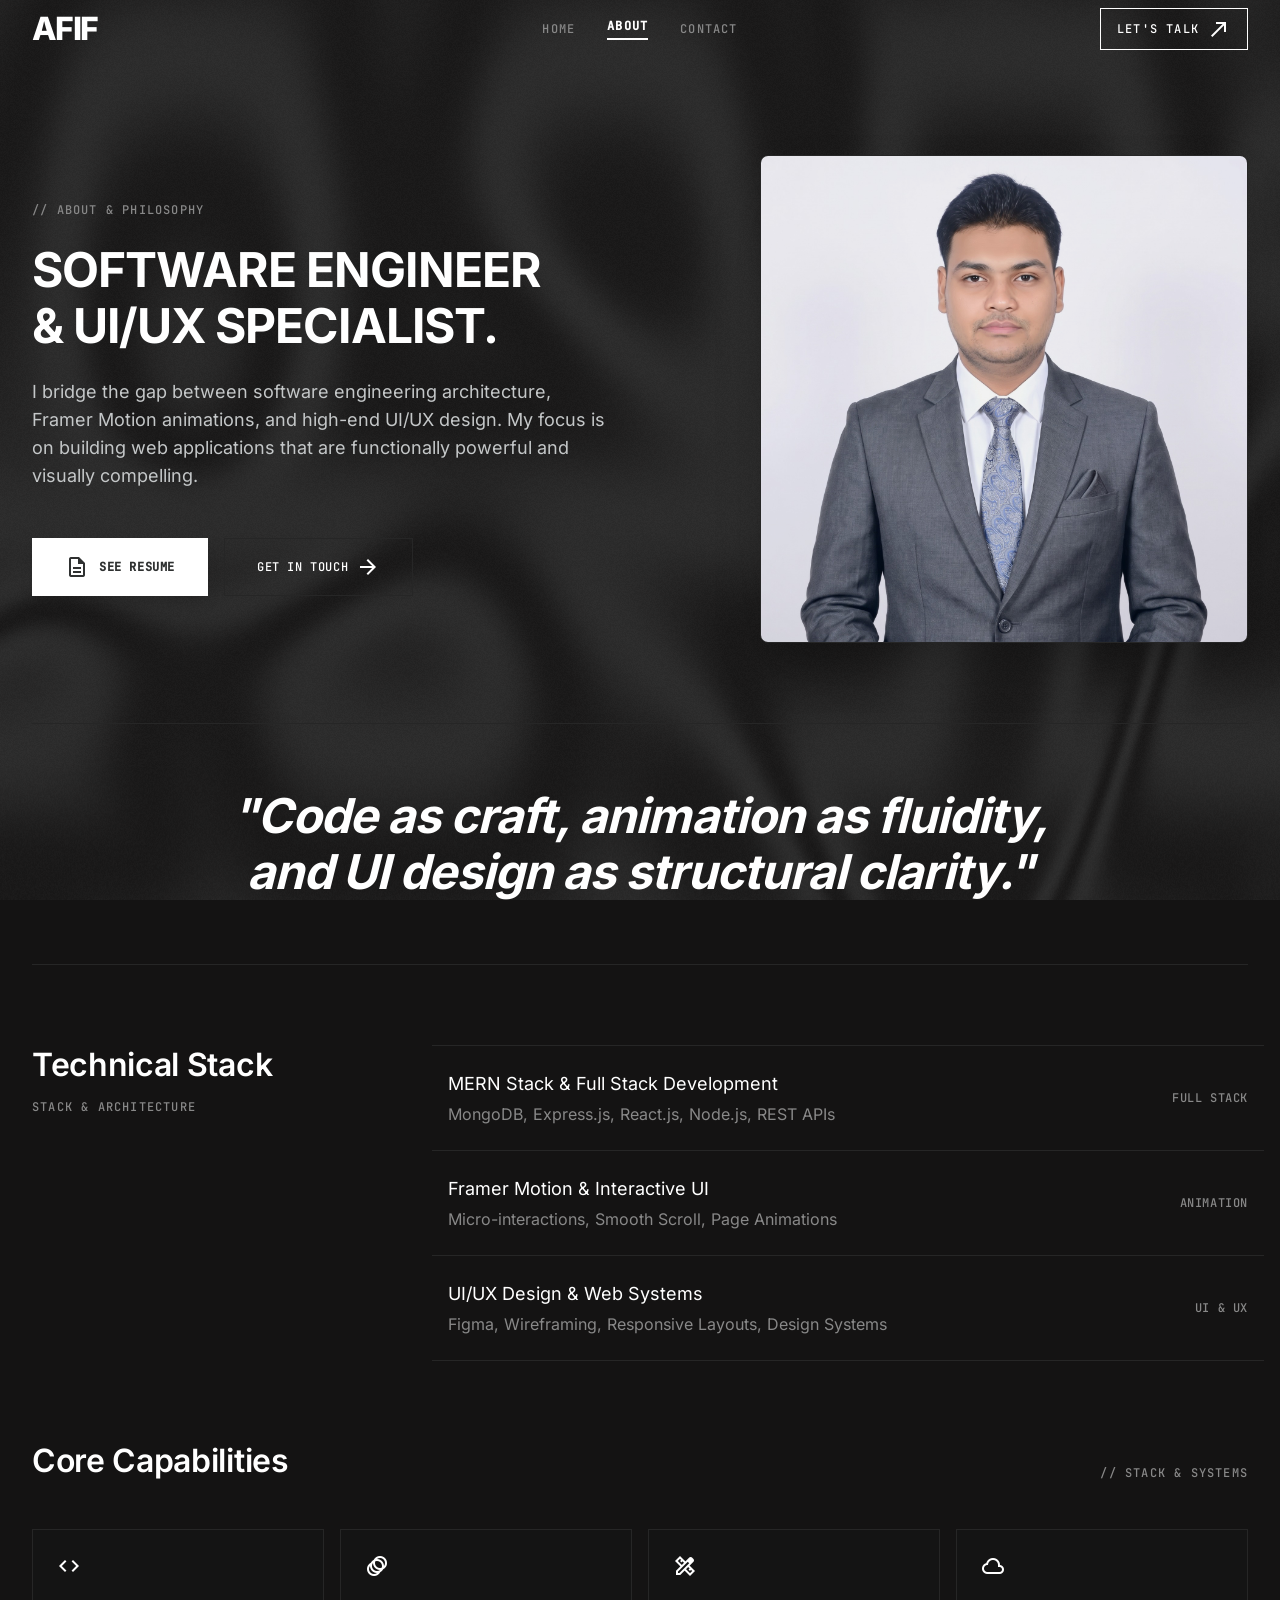
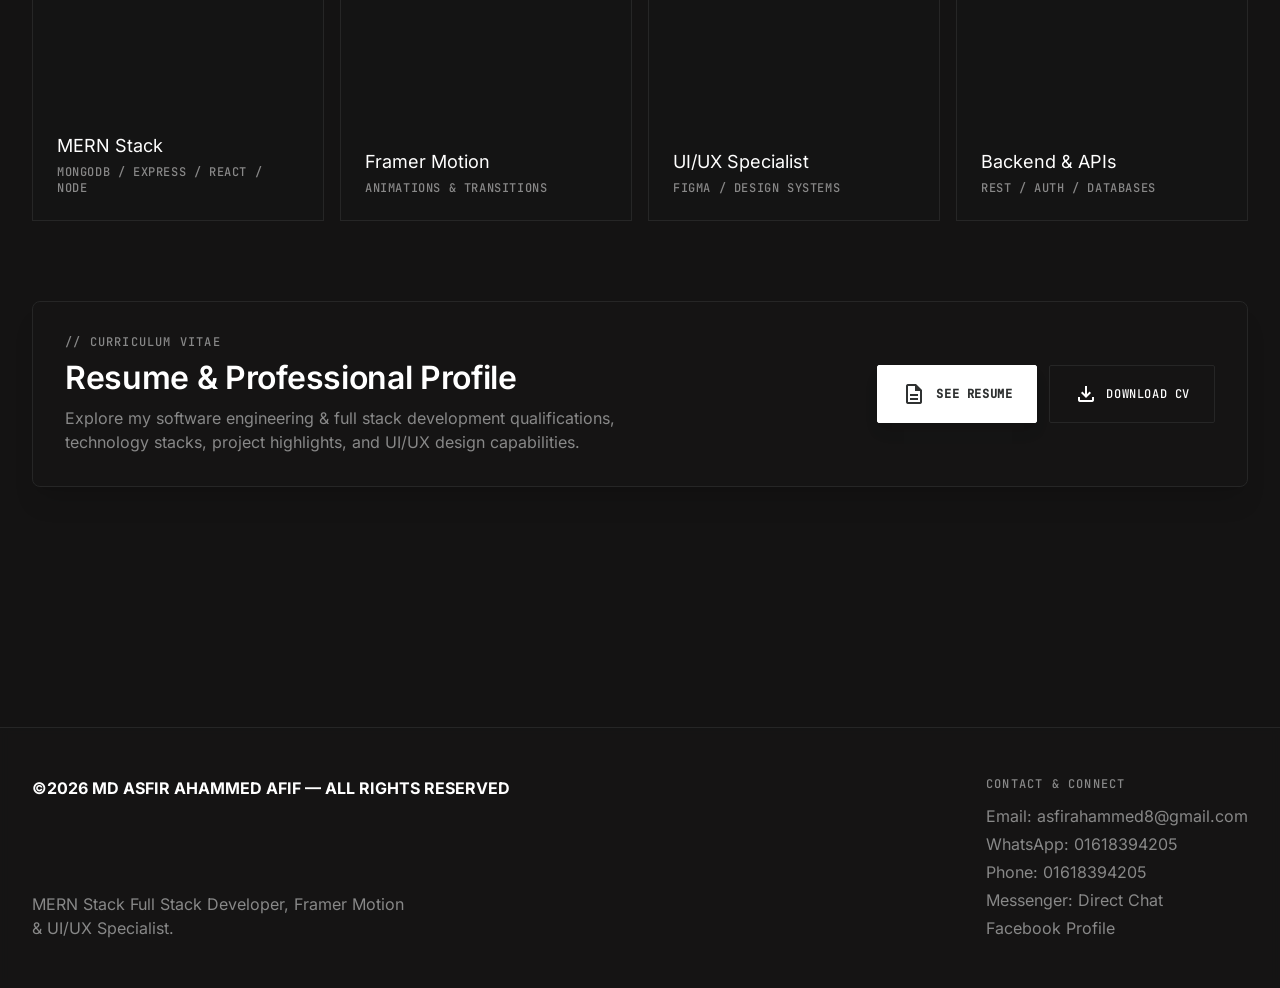
<file: about.html>
<!DOCTYPE html>
<html class="dark scroll-smooth" lang="en">

<head>
  <meta charset="utf-8">
  <meta content="width=device-width, initial-scale=1.0" name="viewport">
  <title>About &amp; Experience — MD Asfir Ahammed Afif</title>
  
  <!-- Primary Meta Tags -->
  <meta name="title" content="About & Experience — MD Asfir Ahammed Afif">
  <meta name="description"
    content="Learn about MD Asfir Ahammed Afif's engineering philosophy, experience timeline, technical capabilities, and software architecture stack across MERN, React, Node.js, and modern UI/UX design.">
  <meta name="keywords"
    content="About Asfir Ahammed, Full Stack Developer Bio, Software Engineer Qualifications, MERN Stack Developer Bangladesh, UI/UX Designer, Framer Motion specialist">
  <meta name="author" content="MD Asfir Ahammed Afif">
  <meta name="robots" content="index, follow">
  <meta name="theme-color" content="#141313">
  <meta name="color-scheme" content="dark">
  <link rel="canonical" href="https://mdasfirahammedafif.github.io/about.html">

  <!-- Favicons & App Icons -->
  <link rel="icon" type="image/svg+xml" href="assets/img/favicon.svg">
  <link rel="alternate icon" type="image/png" sizes="32x32" href="assets/img/favicon-32x32.png">
  <link rel="alternate icon" type="image/png" sizes="16x16" href="assets/img/favicon-16x16.png">
  <link rel="shortcut icon" href="favicon.ico">
  <link rel="apple-touch-icon" sizes="180x180" href="assets/img/apple-touch-icon.png">
  <link rel="manifest" href="site.webmanifest">

  <!-- Open Graph / Social Sharing -->
  <meta property="og:type" content="profile">
  <meta property="og:url" content="https://mdasfirahammedafif.github.io/about.html">
  <meta property="og:site_name" content="MD Asfir Ahammed Afif | Software Portfolio">
  <meta property="og:title" content="About &amp; Experience — MD Asfir Ahammed Afif">
  <meta property="og:description"
    content="Engineering background, technical qualifications, timeline, and philosophy of Full Stack Software Engineer MD Asfir Ahammed Afif.">
  <meta property="og:image" content="https://mdasfirahammedafif.github.io/assets/img/og-preview.png">
  <meta property="og:image:width" content="1200">
  <meta property="og:image:height" content="630">
  <meta property="og:locale" content="en_US">

  <!-- Twitter / X Cards -->
  <meta name="twitter:card" content="summary_large_image">
  <meta name="twitter:title" content="About &amp; Experience — MD Asfir Ahammed Afif">
  <meta name="twitter:description"
    content="Engineering background, technical qualifications, timeline, and philosophy of Full Stack Software Engineer MD Asfir Ahammed Afif.">
  <meta name="twitter:image" content="https://mdasfirahammedafif.github.io/assets/img/og-preview.png">

  <!-- Schema.org AboutPage -->
  <script type="application/ld+json">
  {
    "@context": "https://schema.org",
    "@type": "AboutPage",
    "name": "About MD Asfir Ahammed Afif",
    "description": "Background, technical skills, and engineering timeline of MD Asfir Ahammed Afif",
    "url": "https://mdasfirahammedafif.github.io/about.html",
    "mainEntity": {
      "@type": "Person",
      "name": "MD Asfir Ahammed Afif",
      "jobTitle": "Full Stack Software Engineer",
      "image": "https://mdasfirahammedafif.github.io/assets/img/asfirahammedafif.jpg",
      "email": "asfirahammed8@gmail.com",
      "telephone": "+8801618394205"
    }
  }
  </script>

  <!-- CRITICAL: Instant dark background before any CSS — prevents white flash -->
  <style>
    html {
      background-color: #141313;
      color: #e5e2e1;
    }

    body {
      background-color: transparent !important;
      background-image: none !important;
      color: #e5e2e1;
      margin: 0;
      padding: 0;
      min-height: 100vh;
      font-family: 'Inter', ui-sans-serif, system-ui, sans-serif;
    }

    /* Page Transition Animations for Main Content */
    main {
      opacity: 1;
      transform: none;
      transition: opacity 0.3s cubic-bezier(0.16, 1, 0.3, 1), transform 0.3s cubic-bezier(0.16, 1, 0.3, 1);
      will-change: opacity, transform;
    }

    main.page-loaded {
      opacity: 1;
      transform: none;
    }

    main.page-exiting {
      opacity: 0 !important;
      transform: translateY(-8px) scale(0.99) !important;
      transition: opacity 0.22s cubic-bezier(0.7, 0, 0.84, 0), transform 0.22s cubic-bezier(0.7, 0, 0.84, 0) !important;
      pointer-events: none;
    }

    /* Top Transition Progress Bar */
    #page-progress-bar {
      position: fixed;
      top: 0;
      left: 0;
      height: 2.5px;
      width: 0%;
      background: #ffffff;
      z-index: 10000;
      box-shadow: 0 0 12px rgba(255, 255, 255, 0.9);
      transition: width 0.3s cubic-bezier(0.16, 1, 0.3, 1);
      pointer-events: none;
    }

    /* Header: Completely transparent at top, frosted glass only when scrolled */
    .glass-header {
      background: transparent !important;
      backdrop-filter: blur(0px);
      -webkit-backdrop-filter: blur(0px);
      border-bottom: 1px solid transparent !important;
      transition: background 0.35s cubic-bezier(0.16, 1, 0.3, 1),
                  backdrop-filter 0.35s cubic-bezier(0.16, 1, 0.3, 1),
                  -webkit-backdrop-filter 0.35s cubic-bezier(0.16, 1, 0.3, 1),
                  border-color 0.35s cubic-bezier(0.16, 1, 0.3, 1),
                  box-shadow 0.35s cubic-bezier(0.16, 1, 0.3, 1);
    }

    .glass-header.is-scrolled {
      background: rgba(20, 19, 19, 0.3) !important;
      backdrop-filter: blur(16px) saturate(180%) !important;
      -webkit-backdrop-filter: blur(16px) saturate(180%) !important;
      border-bottom: 1px solid rgba(255, 255, 255, 0.08) !important;
      box-shadow: 0 4px 20px -2px rgba(0, 0, 0, 0.25);
    }

    /* ── Hero entrance animation base ── */
    .hero-anim {
      opacity: 0;
      transform: translateY(28px);
      filter: blur(4px);
    }

    .hero-anim.hero-in {
      opacity: 1;
      transform: translateY(0);
      filter: blur(0);
    }

    .hero-anim-1 {
      transition: opacity 0.7s cubic-bezier(.16, 1, .3, 1) 0.1s,
        transform 0.7s cubic-bezier(.16, 1, .3, 1) 0.1s,
        filter 0.7s cubic-bezier(.16, 1, .3, 1) 0.1s;
    }

    .hero-anim-2 {
      transition: opacity 0.9s cubic-bezier(.16, 1, .3, 1) 0.28s,
        transform 0.9s cubic-bezier(.16, 1, .3, 1) 0.28s,
        filter 0.9s cubic-bezier(.16, 1, .3, 1) 0.28s;
    }

    .hero-anim-3 {
      transition: opacity 0.75s cubic-bezier(.16, 1, .3, 1) 0.5s,
        transform 0.75s cubic-bezier(.16, 1, .3, 1) 0.5s,
        filter 0.75s cubic-bezier(.16, 1, .3, 1) 0.5s;
    }

    .hero-anim-4 {
      transition: opacity 0.75s cubic-bezier(.16, 1, .3, 1) 0.68s,
        transform 0.75s cubic-bezier(.16, 1, .3, 1) 0.68s,
        filter 0.75s cubic-bezier(.16, 1, .3, 1) 0.68s;
    }

    /* ── Top hero loader bar ── */
    #hero-loader-bar {
      position: fixed;
      top: 0;
      left: 0;
      height: 2px;
      width: 0%;
      background: #ffffff;
      z-index: 9999;
      transition: width 0.6s cubic-bezier(.16, 1, .3, 1), opacity 0.5s ease;
      box-shadow: 0 0 12px 2px rgba(255, 255, 255, 0.4);
    }
  </style>

  <!-- Hero loader bar element -->
  <div id="hero-loader-bar" style="position:fixed;top:0;left:0;height:2px;width:0%;background:#fff;z-index:9999;"></div>

  <!-- PRELOAD: Critical Latin Inter font (prevents FOUT, loads before CSS parses) -->
  <link rel="preload" href="assets/fonts/UcC73FwrK3iLTeHuS_nVMrMxCp50SjIa1ZL7.woff2" as="font" type="font/woff2"
    crossorigin="anonymous">
  <link rel="preload" href="assets/img/asfirahammedafif.jpg" as="image" fetchpriority="high">

  <!-- Local Assets: fonts first (small CSS), then icon font, then Tailwind engine -->
  <link href="assets/css/fonts-main.css" rel="stylesheet">
  <link href="assets/css/material-symbols.css" rel="stylesheet" media="print" onload="this.media='all'">
  <script src="assets/js/tailwind.cdn.js"></script>
  <script id="tailwind-config">try {
      tailwind.config = {
        darkMode: "class",
        theme: {
          extend: {
            "colors": {
              "tertiary": "#ffffff",
              "surface-container-lowest": "#0e0e0e",
              "inverse-on-surface": "#313030",
              "surface-subtle": "#171717",
              "on-secondary-fixed": "#1c1b1b",
              "error": "#ffb4ab",
              "tertiary-fixed": "#e2e2e2",
              "outline": "#8e9192",
              "outline-variant": "#444748",
              "surface-tint": "#c6c6c7",
              "surface": "#141313",
              "surface-container-low": "#1c1b1b",
              "inverse-primary": "#5d5f5f",
              "on-surface-variant": "#c4c7c8",
              "surface-container-highest": "#353434",
              "on-secondary-fixed-variant": "#474646",
              "text-muted": "#888888",
              "on-secondary": "#313030",
              "secondary-fixed": "#e5e2e1",
              "inverse-surface": "#e5e2e1",
              "primary-container": "#e2e2e2",
              "surface-container-high": "#2a2a2a",
              "on-error-container": "#ffdad6",
              "on-tertiary-container": "#636565",
              "secondary": "#c9c6c5",
              "accent-red": "#E11D48",
              "surface-bright": "#3a3939",
              "on-background": "#e5e2e1",
              "background": "#141313",
              "on-primary-container": "#636565",
              "on-error": "#690005",
              "on-primary-fixed-variant": "#454747",
              "surface-variant": "#353434",
              "on-tertiary-fixed-variant": "#454747",
              "secondary-fixed-dim": "#c9c6c5",
              "surface-dim": "#141313",
              "on-tertiary-fixed": "#1a1c1c",
              "on-primary-fixed": "#1a1c1c",
              "surface-container": "#201f1f",
              "error-container": "#93000a",
              "tertiary-fixed-dim": "#c6c6c7",
              "on-primary": "#2f3131",
              "border-low-contrast": "#262626",
              "primary": "#ffffff",
              "tertiary-container": "#e2e2e2",
              "on-surface": "#e5e2e1",
              "secondary-container": "#4a4949",
              "primary-fixed-dim": "#c6c6c7",
              "on-secondary-container": "#bab8b7",
              "primary-fixed": "#e2e2e2",
              "on-tertiary": "#2f3131"
            },
            "borderRadius": {
              "DEFAULT": "0.125rem",
              "lg": "0.25rem",
              "xl": "0.5rem",
              "full": "0.75rem"
            },
            "spacing": {
              "stack-md": "1.5rem",
              "stack-lg": "3rem",
              "container-max": "1440px",
              "section-gap": "10rem",
              "gutter": "2rem",
              "margin-mobile": "1.5rem",
              "stack-sm": "0.5rem"
            },
            "fontFamily": {
              "display-hero": ["Inter", "ui-sans-serif", "sans-serif"],
              "headline-md": ["Inter", "ui-sans-serif", "sans-serif"],
              "body-md": ["Inter", "ui-sans-serif", "sans-serif"],
              "label-mono": ["JetBrains Mono", "monospace"],
              "headline-lg": ["Inter", "ui-sans-serif", "sans-serif"],
              "body-lg": ["Inter", "ui-sans-serif", "sans-serif"],
              "display-hero-mobile": ["Inter", "ui-sans-serif", "sans-serif"]
            },
            "fontSize": {
              "display-hero": ["120px", { "lineHeight": "110px", "letterSpacing": "-0.04em", "fontWeight": "800" }],
              "headline-md": ["32px", { "lineHeight": "40px", "letterSpacing": "-0.01em", "fontWeight": "600" }],
              "body-md": ["16px", { "lineHeight": "24px", "fontWeight": "400" }],
              "label-mono": ["12px", { "lineHeight": "16px", "letterSpacing": "0.05em", "fontWeight": "500" }],
              "headline-lg": ["48px", { "lineHeight": "56px", "letterSpacing": "-0.02em", "fontWeight": "700" }],
              "body-lg": ["18px", { "lineHeight": "28px", "fontWeight": "400" }],
              "display-hero-mobile": ["48px", { "lineHeight": "52px", "letterSpacing": "-0.02em", "fontWeight": "800" }]
            }
          }
        }
      }
    } catch (_e) { }</script>
</head>

<body
  class="bg-background text-on-background font-body-md text-body-md antialiased min-h-screen flex flex-col relative overflow-x-hidden">
  <!-- Top Page Transition Progress Bar -->
  <div id="page-progress-bar"></div>
  <!-- Background Shader -->
  <div class="fixed inset-0 w-full h-full pointer-events-none -z-10" style="display:block;">
    <canvas id="bg-shader-about" style="display:block;width:100%;height:100%"></canvas>
    <script>
      (function () {
        var c = document.getElementById('bg-shader-about');
        function ss() { var w = c.clientWidth || 1280, h = c.clientHeight || 720; if (c.width !== w || c.height !== h) { c.width = w; c.height = h; } }
        if (typeof ResizeObserver !== 'undefined') { new ResizeObserver(ss).observe(c); } ss();
        var gl = c.getContext('webgl') || c.getContext('experimental-webgl'); if (!gl) return;
        var vs = 'attribute vec2 a_position;varying vec2 v_texCoord;void main(){v_texCoord=a_position*0.5+0.5;gl_Position=vec4(a_position,0.0,1.0);}';
        var fs = 'precision highp float;varying vec2 v_texCoord;uniform float u_time;uniform vec2 u_resolution;void main(){vec2 uv=v_texCoord;vec2 p=-1.0+2.0*uv;p.x*=u_resolution.x/u_resolution.y;float v=0.0;vec2 shift=vec2(100.0);for(int i=0;i<4;i++){v+=sin(p.x*2.0+u_time*0.2);p=p*1.5+shift;v+=cos(p.y*1.2+u_time*0.15+v);}float intensity=smoothstep(-0.5,1.5,sin(v*2.0)*0.5+0.5);vec3 cA=vec3(0.078,0.074,0.074);vec3 cB=vec3(0.18,0.18,0.18);vec3 col=mix(cA,cB,intensity);col+=fract(sin(dot(uv,vec2(12.9898,78.233)))*43758.5453)*0.02;gl_FragColor=vec4(col,1.0);}';
        function cs(t, s) { var sh = gl.createShader(t); gl.shaderSource(sh, s); gl.compileShader(sh); return sh; }
        var prog = gl.createProgram(); gl.attachShader(prog, cs(gl.VERTEX_SHADER, vs)); gl.attachShader(prog, cs(gl.FRAGMENT_SHADER, fs)); gl.linkProgram(prog); gl.useProgram(prog);
        var buf = gl.createBuffer(); gl.bindBuffer(gl.ARRAY_BUFFER, buf); gl.bufferData(gl.ARRAY_BUFFER, new Float32Array([-1, -1, 1, -1, -1, 1, 1, 1]), gl.STATIC_DRAW);
        var pos = gl.getAttribLocation(prog, 'a_position'); gl.enableVertexAttribArray(pos); gl.vertexAttribPointer(pos, 2, gl.FLOAT, false, 0, 0);
        var uT = gl.getUniformLocation(prog, 'u_time'), uR = gl.getUniformLocation(prog, 'u_resolution'), uM = gl.getUniformLocation(prog, 'u_mouse');
        var mouse = { x: c.width / 2, y: c.height / 2 };
        window.addEventListener('mousemove', function (e) { var r = c.getBoundingClientRect(); if (r.width && r.height) { mouse.x = ((e.clientX - r.left) / r.width) * c.width; mouse.y = (1 - (e.clientY - r.top) / r.height) * c.height; } });
        function render(t) { if (typeof ResizeObserver === 'undefined') ss(); gl.viewport(0, 0, c.width, c.height); if (uT) gl.uniform1f(uT, t * 0.001); if (uR) gl.uniform2f(uR, c.width, c.height); if (uM) gl.uniform2f(uM, mouse.x, mouse.y); gl.drawArrays(gl.TRIANGLE_STRIP, 0, 4); requestAnimationFrame(render); }
        render(0);
      })();
    </script>
  </div>

  <!-- Navigation -->
  <nav id="site-header" class="glass-header text-primary top-0 sticky z-50">
    <div class="flex justify-between items-center w-full px-gutter py-stack-sm max-w-container-max mx-auto">
      <div class="flex-1 flex justify-start"><a
          class="text-headline-md font-headline-md font-black tracking-tighter text-primary" href="index.html">AFIF</a>
      </div>
      <div
        class="hidden md:flex items-center justify-center gap-8 text-label-mono font-label-mono uppercase tracking-widest text-[11px]">
        <a class="text-text-muted hover:text-primary transition-all duration-300" href="index.html">Home</a>
        <a class="text-primary font-bold border-b-2 border-primary pb-1 transition-all duration-300"
          href="about.html">About</a>
        <a class="text-text-muted hover:text-primary transition-all duration-300" href="contact.html">Contact</a>
      </div>
      <div class="flex-1 flex justify-end items-center gap-4">
        <a class="hidden md:flex items-center gap-2 text-label-mono font-label-mono uppercase tracking-widest text-primary border border-primary px-4 py-2 hover:bg-primary hover:text-on-primary transition-all duration-300 text-[11px]"
          href="contact.html">Let's Talk<span class="material-symbols-outlined text-[16px]">north_east</span></a>
        <button onclick="toggleMobileNav()" class="md:hidden text-primary p-2 hover:opacity-70 transition-opacity"><span
            id="mobile-nav-icon" class="material-symbols-outlined text-[26px]">menu</span></button>
      </div>
    </div>
  </nav>

  <!-- Mobile Nav Drawer (Slide-Up) -->
  <nav id="mobile-nav-drawer"
    style="transform: translateY(100%); transition: transform 0.3s cubic-bezier(0.16,1,0.3,1);"
    class="md:hidden fixed bottom-0 left-0 right-0 z-50">
    <div
      class="bg-surface-subtle/95 backdrop-blur-xl border-t border-border-low-contrast rounded-t-3xl shadow-2xl px-6 pt-4 pb-10">
      <!-- Handle Bar -->
      <div class="w-12 h-1 bg-border-low-contrast rounded-full mx-auto mb-5"></div>
      <p class="text-label-mono font-label-mono text-text-muted uppercase tracking-widest text-[11px] mb-4 text-center">
        Navigation</p>
      <div class="grid grid-cols-3 gap-3">
        <a onclick="closeMobileNav()" href="index.html"
          class="flex items-center justify-center gap-2 px-3 py-3 border border-border-low-contrast bg-surface-container-lowest hover:border-primary hover:bg-primary hover:text-on-primary text-primary transition-all duration-200 rounded-xl">
          <span class="material-symbols-outlined text-[18px]">home</span>
          <span class="text-label-mono font-label-mono text-[11px] uppercase">Home</span>
        </a>
        <a onclick="closeMobileNav()" href="about.html"
          class="flex items-center justify-center gap-2 px-3 py-3 border border-primary bg-primary text-on-primary font-bold transition-all duration-200 rounded-xl">
          <span class="material-symbols-outlined text-[18px]">person</span>
          <span class="text-label-mono font-label-mono text-[11px] uppercase">About</span>
        </a>
        <a onclick="closeMobileNav()" href="contact.html"
          class="flex items-center justify-center gap-2 px-3 py-3 border border-border-low-contrast bg-surface-container-lowest hover:border-primary hover:bg-primary hover:text-on-primary text-primary transition-all duration-200 rounded-xl">
          <span class="material-symbols-outlined text-[18px]">mail</span>
          <span class="text-label-mono font-label-mono text-[11px] uppercase">Contact</span>
        </a>
      </div>
    </div>
  </nav>

  <!-- Mobile Nav Backdrop -->
  <div id="mobile-nav-backdrop" onclick="closeMobileNav()" style="display:none; pointer-events:auto;"
    class="fixed inset-0 bg-black/50 backdrop-blur-sm z-40" aria-hidden="true"></div>

  <!-- Main Content -->
  <main class="max-w-container-max mx-auto px-margin-mobile md:px-gutter pt-16 md:pt-24 pb-section-gap">
    <!-- Hero Section: Split Layout -->
    <section class="grid grid-cols-1 md:grid-cols-12 gap-gutter mb-20 items-center">
      <div class="col-span-1 md:col-span-7 flex flex-col gap-stack-md">
        <span class="hero-anim hero-anim-1 text-label-mono font-label-mono text-text-muted uppercase tracking-widest">//
          About &amp; Philosophy</span>
        <h1
          class="hero-anim hero-anim-2 text-display-hero-mobile font-display-hero-mobile md:text-headline-lg md:font-headline-lg text-primary text-balance uppercase">
          Software Engineer &amp; UI/UX Specialist.
        </h1>
        <p class="hero-anim hero-anim-3 text-body-lg font-body-lg text-on-surface-variant max-w-xl">
          I bridge the gap between software engineering architecture, Framer Motion animations, and high-end UI/UX
          design. My focus is on building web applications that are functionally powerful and visually compelling.
        </p>
        <div class="hero-anim hero-anim-4 pt-stack-md flex gap-4 flex-wrap items-center">
          <a class="bg-primary text-on-primary px-8 py-4 text-label-mono font-label-mono uppercase hover:bg-surface-subtle hover:text-primary border border-primary transition-all flex items-center gap-2.5 group w-fit shadow-lg font-bold"
            href="assets/MD_Asfir_Ahammed_Afif_Resume.pdf" target="_blank" rel="noopener noreferrer">
            <span class="material-symbols-outlined text-[18px]">description</span>
            <span>See Resume</span>
          </a>
          <a class="border border-border-low-contrast hover:border-primary text-primary px-8 py-4 text-label-mono font-label-mono uppercase hover:bg-primary hover:text-on-primary transition-all flex items-center gap-2 group w-fit"
            href="contact.html">
            <span>Get In Touch</span>
            <span
              class="material-symbols-outlined text-[16px] group-hover:translate-x-1 transition-transform">arrow_forward</span>
          </a>
        </div>
      </div>
      <div class="hero-anim hero-anim-4 col-span-1 md:col-span-5 relative mt-stack-lg md:mt-0">
        <div class="aspect-square relative overflow-hidden rounded-xl border border-border-low-contrast shadow-2xl">
          <img alt="MD Asfir Ahammed Afif Profile Image"
            class="w-full h-full object-cover filter contrast-110 brightness-95 hover:scale-105 transition-all duration-700"
            src="assets/img/asfirahammedafif.jpg">
        </div>
      </div>
    </section>

    <!-- Philosophy Quote -->
    <section class="mb-20 py-16 border-y border-border-low-contrast text-center px-4">
      <blockquote
        class="text-headline-md font-headline-md md:text-headline-lg md:font-headline-lg text-primary max-w-4xl mx-auto italic">
        "Code as craft, animation as fluidity, and UI design as structural clarity."
      </blockquote>
    </section>

    <!-- Technical Skills & Specializations -->
    <section class="mb-20 grid grid-cols-1 md:grid-cols-12 gap-gutter">
      <div class="col-span-1 md:col-span-4">
        <h2 class="text-headline-md font-headline-md text-primary mb-stack-sm">Technical Stack</h2>
        <span class="text-label-mono font-label-mono text-text-muted uppercase tracking-widest">Stack &amp;
          Architecture</span>
      </div>
      <div class="col-span-1 md:col-span-8 flex flex-col">
        <!-- Skill Item 1 -->
        <div
          class="group py-stack-md border-t border-border-low-contrast hover:bg-surface-subtle/30 hover:backdrop-blur-sm transition-colors px-4 -mx-4 flex flex-col md:flex-row justify-between md:items-center gap-4">
          <div>
            <h3 class="text-body-lg font-body-lg text-primary group-hover:translate-x-2 transition-transform">MERN Stack
              &amp; Full Stack Development</h3>
            <p class="text-body-md font-body-md text-text-muted mt-1">MongoDB, Express.js, React.js, Node.js, REST APIs
            </p>
          </div>
          <div class="text-label-mono font-label-mono text-text-muted shrink-0 text-left md:text-right uppercase">
            Full Stack
          </div>
        </div>
        <!-- Skill Item 2 -->
        <div
          class="group py-stack-md border-t border-border-low-contrast hover:bg-surface-subtle/30 hover:backdrop-blur-sm transition-colors px-4 -mx-4 flex flex-col md:flex-row justify-between md:items-center gap-4">
          <div>
            <h3 class="text-body-lg font-body-lg text-primary group-hover:translate-x-2 transition-transform">Framer
              Motion &amp; Interactive UI</h3>
            <p class="text-body-md font-body-md text-text-muted mt-1">Micro-interactions, Smooth Scroll, Page Animations
            </p>
          </div>
          <div class="text-label-mono font-label-mono text-text-muted shrink-0 text-left md:text-right uppercase">
            Animation
          </div>
        </div>
        <!-- Skill Item 3 -->
        <div
          class="group py-stack-md border-y border-border-low-contrast hover:bg-surface-subtle/30 hover:backdrop-blur-sm transition-colors px-4 -mx-4 flex flex-col md:flex-row justify-between md:items-center gap-4">
          <div>
            <h3 class="text-body-lg font-body-lg text-primary group-hover:translate-x-2 transition-transform">UI/UX
              Design &amp; Web Systems</h3>
            <p class="text-body-md font-body-md text-text-muted mt-1">Figma, Wireframing, Responsive Layouts, Design
              Systems</p>
          </div>
          <div class="text-label-mono font-label-mono text-text-muted shrink-0 text-left md:text-right uppercase">
            UI &amp; UX
          </div>
        </div>
      </div>
    </section>

    <!-- Core Capabilities Grid -->
    <section class="mb-20">
      <div class="mb-stack-lg flex flex-col md:flex-row md:items-end justify-between gap-4">
        <h2 class="text-headline-md font-headline-md text-primary">Core Capabilities</h2>
        <span class="text-label-mono font-label-mono text-text-muted uppercase tracking-widest">// Stack &amp;
          Systems</span>
      </div>
      <div class="grid grid-cols-1 sm:grid-cols-2 md:grid-cols-4 gap-4">
        <div
          class="bg-surface-subtle/30 backdrop-blur-md p-5 sm:p-stack-md border border-border-low-contrast hover:border-primary transition-all duration-300 flex flex-col gap-3 sm:gap-4 aspect-auto sm:aspect-square justify-between rounded-xl sm:rounded-none">
          <span class="material-symbols-outlined text-primary text-[28px] sm:text-[32px]">code</span>
          <div>
            <h4 class="text-body-lg font-body-lg text-primary mb-1">MERN Stack</h4>
            <p class="text-label-mono font-label-mono text-text-muted text-[11px] sm:text-xs uppercase">MongoDB /
              Express / React / Node</p>
          </div>
        </div>
        <div
          class="bg-surface-subtle/30 backdrop-blur-md p-5 sm:p-stack-md border border-border-low-contrast hover:border-primary transition-all duration-300 flex flex-col gap-3 sm:gap-4 aspect-auto sm:aspect-square justify-between rounded-xl sm:rounded-none">
          <span class="material-symbols-outlined text-primary text-[28px] sm:text-[32px]">animation</span>
          <div>
            <h4 class="text-body-lg font-body-lg text-primary mb-1">Framer Motion</h4>
            <p class="text-label-mono font-label-mono text-text-muted text-[11px] sm:text-xs uppercase">Animations &amp;
              Transitions</p>
          </div>
        </div>
        <div
          class="bg-surface-subtle/30 backdrop-blur-md p-5 sm:p-stack-md border border-border-low-contrast hover:border-primary transition-all duration-300 flex flex-col gap-3 sm:gap-4 aspect-auto sm:aspect-square justify-between rounded-xl sm:rounded-none">
          <span class="material-symbols-outlined text-primary text-[28px] sm:text-[32px]">design_services</span>
          <div>
            <h4 class="text-body-lg font-body-lg text-primary mb-1">UI/UX Specialist</h4>
            <p class="text-label-mono font-label-mono text-text-muted text-[11px] sm:text-xs uppercase">Figma / Design
              Systems</p>
          </div>
        </div>
        <div
          class="bg-surface-subtle/30 backdrop-blur-md p-5 sm:p-stack-md border border-border-low-contrast hover:border-primary transition-all duration-300 flex flex-col gap-3 sm:gap-4 aspect-auto sm:aspect-square justify-between rounded-xl sm:rounded-none">
          <span class="material-symbols-outlined text-primary text-[28px] sm:text-[32px]">cloud</span>
          <div>
            <h4 class="text-body-lg font-body-lg text-primary mb-1">Backend &amp; APIs</h4>
            <p class="text-label-mono font-label-mono text-text-muted text-[11px] sm:text-xs uppercase">REST / Auth /
              Databases</p>
          </div>
        </div>
      </div>
    </section>

    <!-- Curriculum Vitae / Resume Section -->
    <section class="mb-20">
      <div
        class="grid grid-cols-1 md:grid-cols-12 gap-gutter items-center bg-surface-subtle/40 p-gutter border border-border-low-contrast rounded-xl shadow-xl">
        <div class="md:col-span-8">
          <span class="text-label-mono font-label-mono text-text-muted uppercase tracking-widest block mb-2">// Curriculum Vitae</span>
          <h3 class="text-headline-md font-headline-md text-primary mb-2">Resume &amp; Professional Profile</h3>
          <p class="text-body-md font-body-md text-text-muted max-w-xl">
            Explore my software engineering & full stack development qualifications, technology stacks, project
            highlights, and UI/UX design capabilities.
          </p>
        </div>
        <div class="md:col-span-4 flex flex-col sm:flex-row md:flex-col lg:flex-row justify-start md:justify-end gap-3 mt-4 md:mt-0">
          <a class="bg-primary text-on-primary font-label-mono text-label-mono uppercase px-6 py-4 border border-primary hover:bg-surface-subtle hover:text-primary transition-all duration-300 inline-flex items-center justify-center gap-2.5 group rounded-sm font-bold text-xs tracking-wider shadow-lg"
            href="assets/MD_Asfir_Ahammed_Afif_Resume.pdf" target="_blank" rel="noopener noreferrer">
            <span class="material-symbols-outlined text-[18px]">description</span>
            <span>See Resume</span>
          </a>
          <a class="border border-border-low-contrast hover:border-primary text-primary font-label-mono text-label-mono uppercase px-6 py-4 hover:bg-primary hover:text-on-primary transition-all duration-300 inline-flex items-center justify-center gap-2 group rounded-sm text-xs tracking-wider"
            href="assets/MD_Asfir_Ahammed_Afif_Resume.pdf" download="MD_Asfir_Ahammed_Afif_Resume.pdf">
            <span class="material-symbols-outlined text-[18px]">download</span>
            <span>Download CV</span>
          </a>
        </div>
      </div>
    </section>
  </main>

  <!-- Footer -->
  <footer
    class="bg-surface-subtle/50 backdrop-blur-sm border-t border-border-low-contrast w-full px-gutter py-12 max-w-container-max mx-auto grid grid-cols-1 md:grid-cols-12 gap-gutter text-body-md font-body-md relative overflow-hidden">
    <div class="col-span-1 md:col-span-6 flex flex-col justify-between relative z-10">
      <div class="text-primary font-bold">
        ©2026 MD ASFIR AHAMMED AFIF — ALL RIGHTS RESERVED
      </div>
      <p class="text-text-muted mt-2 max-w-sm">
        MERN Stack Full Stack Developer, Framer Motion &amp; UI/UX Specialist.
      </p>
    </div>
    <div class="col-span-1 md:col-span-6 flex justify-start md:justify-end gap-stack-lg relative z-10 mt-4 md:mt-0">
      <div class="flex flex-col gap-1">
        <span class="text-label-mono font-label-mono text-text-muted uppercase tracking-widest mb-2">Contact &amp;
          Connect</span>
        <a class="text-text-muted hover:text-primary transition-colors duration-300"
          href="mailto:asfirahammed8@gmail.com">Email: asfirahammed8@gmail.com</a>
        <a class="text-text-muted hover:text-primary transition-colors duration-300" href="https://wa.me/8801618394205"
          target="_blank" rel="noopener noreferrer">WhatsApp: 01618394205</a>
        <a class="text-text-muted hover:text-primary transition-colors duration-300" href="tel:01618394205">Phone:
          01618394205</a>
        <a class="text-text-muted hover:text-primary transition-colors duration-300"
          href="https://www.facebook.com/messages/e2ee/t/9256187751153336" target="_blank" rel="noopener noreferrer">Messenger: Direct Chat</a>
        <a class="text-text-muted hover:text-primary transition-colors duration-300"
          href="https://www.facebook.com/alamgir.hossion.10297" target="_blank" rel="noopener noreferrer">Facebook Profile</a>
      </div>
    </div>
  </footer>

  <script>
    function toggleMobileNav() {
      var drawer = document.getElementById('mobile-nav-drawer');
      var backdrop = document.getElementById('mobile-nav-backdrop');
      var icon = document.getElementById('mobile-nav-icon');
      if (!drawer) return;
      var isOpen = drawer.getAttribute('data-open') === 'true';
      if (isOpen) {
        closeMobileNav();
      } else {
        drawer.style.transform = 'translateY(0%)';
        drawer.setAttribute('data-open', 'true');
        if (backdrop) { backdrop.style.display = 'block'; }
        if (icon) icon.textContent = 'close';
      }
    }
    function closeMobileNav() {
      var drawer = document.getElementById('mobile-nav-drawer');
      var backdrop = document.getElementById('mobile-nav-backdrop');
      var icon = document.getElementById('mobile-nav-icon');
      if (drawer) {
        drawer.style.transform = 'translateY(100%)';
        drawer.setAttribute('data-open', 'false');
      }
      if (backdrop) backdrop.style.display = 'none';
      if (icon) icon.textContent = 'menu';
    }

    // ── Hero loader bar + entrance animation ──
    (function () {
      var bar = document.getElementById('hero-loader-bar');
      var heroEls = document.querySelectorAll('.hero-anim');

      function revealHero() {
        if (bar) {
          bar.style.width = '100%';
          setTimeout(function () { bar.style.opacity = '0'; }, 300);
          setTimeout(function () { bar.style.display = 'none'; }, 600);
        }
        heroEls.forEach(function (el) { el.classList.add('hero-in'); });
      }

      if (bar) requestAnimationFrame(function () { bar.style.width = '80%'; });

      if (document.readyState === 'complete' || document.readyState === 'interactive') {
        setTimeout(revealHero, 50);
      } else {
        window.addEventListener('load', revealHero);
      }

      window.addEventListener('pageshow', revealHero);
      setTimeout(revealHero, 400);
    })();

    // ── Dynamic Glass Header on Scroll (Transparent at top, glass when scrolled) ──
    (function () {
      var header = document.getElementById('site-header');
      if (!header) return;
      function checkHeaderScroll() {
        if (window.scrollY > 20) {
          header.classList.add('is-scrolled');
        } else {
          header.classList.remove('is-scrolled');
        }
      }
      window.addEventListener('scroll', checkHeaderScroll, { passive: true });
      checkHeaderScroll();
    })();

    // ── Smooth Page-to-Page Transition & BFCache Restore Handler ────
    function restorePageState() {
      var mainEl = document.querySelector('main');
      var progressBar = document.getElementById('page-progress-bar');
      if (mainEl) {
        mainEl.classList.remove('page-exiting');
        mainEl.classList.add('page-loaded');
      }
      if (progressBar) {
        progressBar.style.width = '0%';
      }
      var heroEls = document.querySelectorAll('.hero-anim');
      heroEls.forEach(function (el) {
        el.classList.add('hero-in');
      });
    }

    restorePageState();
    window.addEventListener('pageshow', restorePageState);
    window.addEventListener('popstate', restorePageState);
    document.addEventListener('visibilitychange', function () {
      if (document.visibilityState === 'visible') {
        restorePageState();
      }
    });

    (function () {
      var navLinks = document.querySelectorAll('a[href$=".html"]');
      var progressBar = document.getElementById('page-progress-bar');
      navLinks.forEach(function (link) {
        link.addEventListener('click', function (e) {
          var targetUrl = this.getAttribute('href');
          if (targetUrl && !targetUrl.startsWith('#') && !targetUrl.startsWith('http') && !this.getAttribute('target') && !e.ctrlKey && !e.metaKey && !e.shiftKey) {
            e.preventDefault();
            var mainEl = document.querySelector('main');
            if (mainEl) {
              mainEl.classList.add('page-exiting');
            }
            if (progressBar) {
              progressBar.style.width = '100%';
            }
            setTimeout(function () {
              window.location.href = targetUrl;
            }, 220);
            setTimeout(function () {
              restorePageState();
            }, 1200);
          }
        });
      });
    })();
  </script>
</body>

</html>
</file>
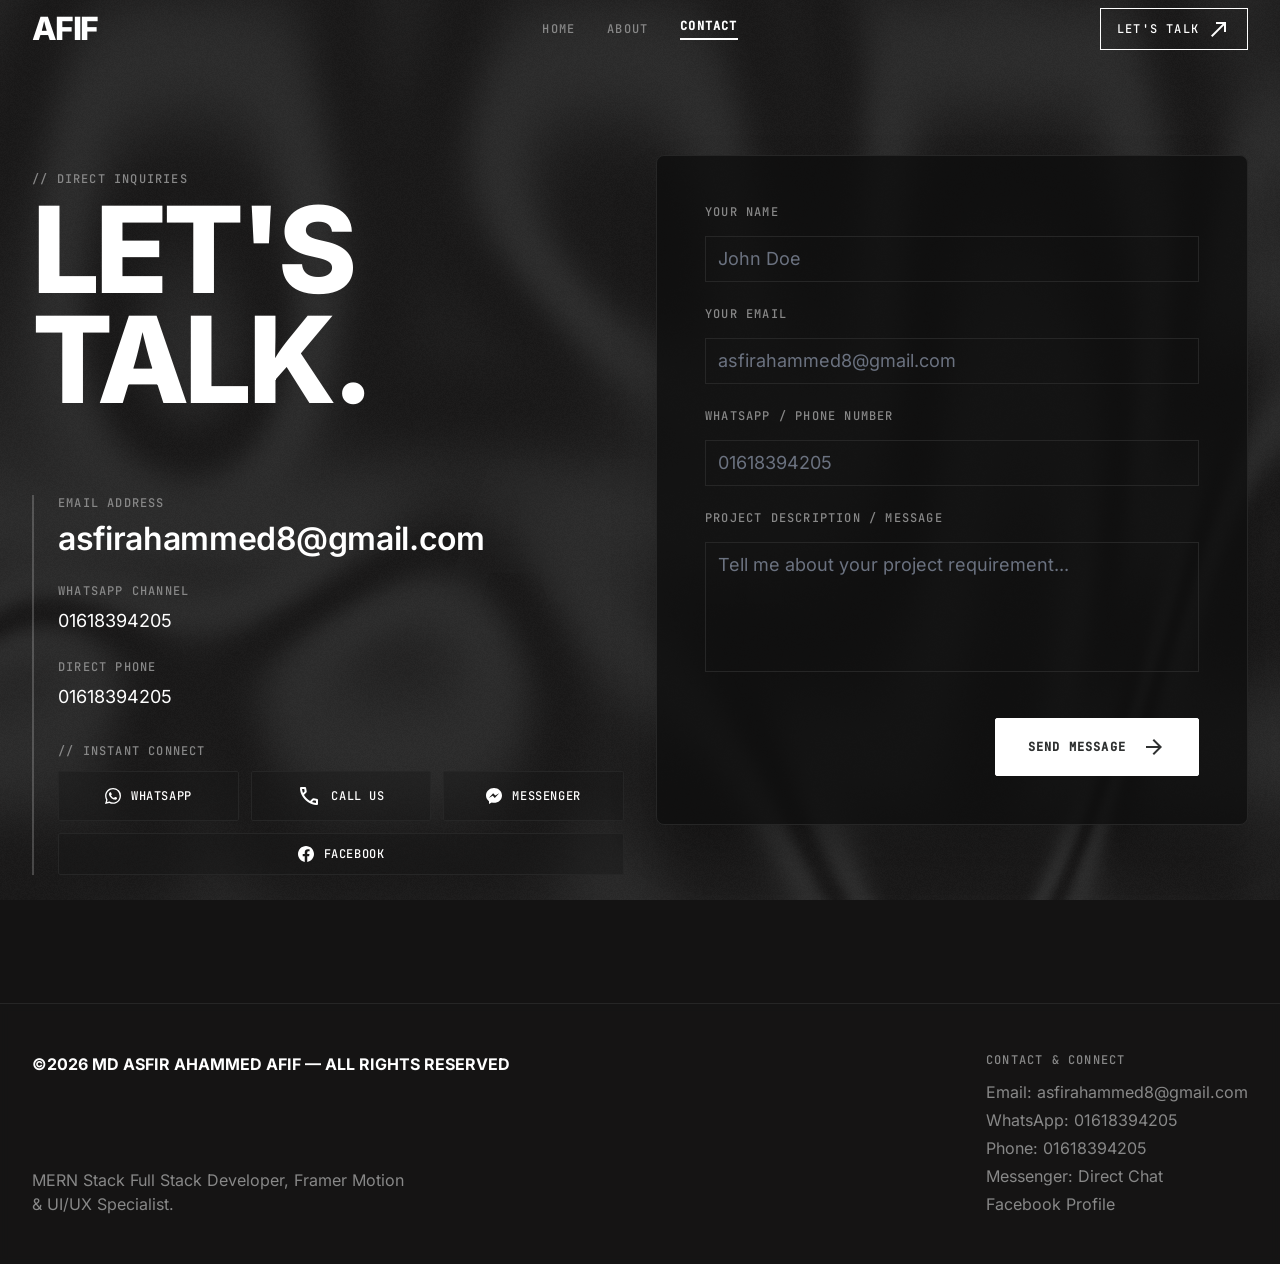
<file: contact.html>
<!DOCTYPE html>
<html class="dark scroll-smooth" lang="en">

<head>
  <meta charset="utf-8">
  <meta content="width=device-width, initial-scale=1.0" name="viewport">
  <title>Contact &amp; Connect — MD Asfir Ahammed Afif</title>
  
  <!-- Primary Meta Tags -->
  <meta name="title" content="Contact & Inquiries — MD Asfir Ahammed Afif">
  <meta name="description"
    content="Get in touch with MD Asfir Ahammed Afif — Full Stack Software Engineer & UI/UX Specialist. Reach out via email, WhatsApp (+8801618394205), Facebook Messenger, or phone.">
  <meta name="keywords"
    content="Contact Asfir Ahammed, Hire Full Stack Developer, React Developer Contact, Web Developer Bangladesh, MD Asfir Ahammed Afif email phone">
  <meta name="author" content="MD Asfir Ahammed Afif">
  <meta name="robots" content="index, follow">
  <meta name="theme-color" content="#141313">
  <meta name="color-scheme" content="dark">
  <link rel="canonical" href="https://mdasfirahammedafif.github.io/contact.html">

  <!-- Favicons & App Icons -->
  <link rel="icon" type="image/svg+xml" href="assets/img/favicon.svg">
  <link rel="alternate icon" type="image/png" sizes="32x32" href="assets/img/favicon-32x32.png">
  <link rel="alternate icon" type="image/png" sizes="16x16" href="assets/img/favicon-16x16.png">
  <link rel="shortcut icon" href="favicon.ico">
  <link rel="apple-touch-icon" sizes="180x180" href="assets/img/apple-touch-icon.png">
  <link rel="manifest" href="site.webmanifest">

  <!-- Open Graph / Social Sharing -->
  <meta property="og:type" content="website">
  <meta property="og:url" content="https://mdasfirahammedafif.github.io/contact.html">
  <meta property="og:site_name" content="MD Asfir Ahammed Afif | Software Portfolio">
  <meta property="og:title" content="Contact &amp; Connect — MD Asfir Ahammed Afif">
  <meta property="og:description"
    content="Direct inquiry channels for full stack development, MERN architecture, consulting, and engineering collaborations.">
  <meta property="og:image" content="https://mdasfirahammedafif.github.io/assets/img/og-preview.png">
  <meta property="og:image:width" content="1200">
  <meta property="og:image:height" content="630">
  <meta property="og:locale" content="en_US">

  <!-- Twitter / X Cards -->
  <meta name="twitter:card" content="summary_large_image">
  <meta name="twitter:title" content="Contact &amp; Inquiries — MD Asfir Ahammed Afif">
  <meta name="twitter:description"
    content="Direct inquiry channels for full stack development, MERN architecture, and UI/UX engineering.">
  <meta name="twitter:image" content="https://mdasfirahammedafif.github.io/assets/img/og-preview.png">

  <!-- Schema.org ContactPage -->
  <script type="application/ld+json">
  {
    "@context": "https://schema.org",
    "@type": "ContactPage",
    "name": "Contact MD Asfir Ahammed Afif",
    "description": "Contact channels for MD Asfir Ahammed Afif — Full Stack Software Engineer",
    "url": "https://mdasfirahammedafif.github.io/contact.html",
    "mainEntity": {
      "@type": "Person",
      "name": "MD Asfir Ahammed Afif",
      "email": "asfirahammed8@gmail.com",
      "telephone": "+8801618394205"
    }
  }
  </script>

  <!-- CRITICAL: Instant dark background before any CSS -->
  <style>
    html { background-color: #141313; color: #e5e2e1; }
    body {
      background-color: transparent !important;
      background-image: none !important;
      color: #e5e2e1; margin: 0; padding: 0; min-height: 100vh;
      font-family: 'Inter', ui-sans-serif, system-ui, sans-serif;
    }

    /* Page Transition Animations for Main Content */
    main {
      opacity: 1;
      transform: none;
      transition: opacity 0.3s cubic-bezier(0.16, 1, 0.3, 1), transform 0.3s cubic-bezier(0.16, 1, 0.3, 1);
      will-change: opacity, transform;
    }

    main.page-loaded {
      opacity: 1;
      transform: none;
    }

    main.page-exiting {
      opacity: 0 !important;
      transform: translateY(-8px) scale(0.99) !important;
      transition: opacity 0.22s cubic-bezier(0.7, 0, 0.84, 0), transform 0.22s cubic-bezier(0.7, 0, 0.84, 0) !important;
      pointer-events: none;
    }

    /* Top Transition Progress Bar */
    #page-progress-bar {
      position: fixed;
      top: 0;
      left: 0;
      height: 2.5px;
      width: 0%;
      background: #ffffff;
      z-index: 10000;
      box-shadow: 0 0 12px rgba(255, 255, 255, 0.9);
      transition: width 0.3s cubic-bezier(0.16, 1, 0.3, 1);
      pointer-events: none;
    }
    /* Header: Completely transparent at top, frosted glass only when scrolled */
    .glass-header {
      background: transparent !important;
      backdrop-filter: blur(0px);
      -webkit-backdrop-filter: blur(0px);
      border-bottom: 1px solid transparent !important;
      transition: background 0.35s cubic-bezier(0.16, 1, 0.3, 1),
                  backdrop-filter 0.35s cubic-bezier(0.16, 1, 0.3, 1),
                  -webkit-backdrop-filter 0.35s cubic-bezier(0.16, 1, 0.3, 1),
                  border-color 0.35s cubic-bezier(0.16, 1, 0.3, 1),
                  box-shadow 0.35s cubic-bezier(0.16, 1, 0.3, 1);
    }

    .glass-header.is-scrolled {
      background: rgba(20, 19, 19, 0.3) !important;
      backdrop-filter: blur(16px) saturate(180%) !important;
      -webkit-backdrop-filter: blur(16px) saturate(180%) !important;
      border-bottom: 1px solid rgba(255, 255, 255, 0.08) !important;
      box-shadow: 0 4px 20px -2px rgba(0, 0, 0, 0.25);
    }
    /* ── Hero entrance animation base ── */
    .hero-anim {
      opacity: 0;
      transform: translateY(28px);
      filter: blur(4px);
    }
    .hero-anim.hero-in {
      opacity: 1;
      transform: translateY(0);
      filter: blur(0);
    }
    .hero-anim-1 {
      transition: opacity 0.7s cubic-bezier(.16,1,.3,1) 0.1s,
        transform 0.7s cubic-bezier(.16,1,.3,1) 0.1s,
        filter 0.7s cubic-bezier(.16,1,.3,1) 0.1s;
    }
    .hero-anim-2 {
      transition: opacity 0.9s cubic-bezier(.16,1,.3,1) 0.28s,
        transform 0.9s cubic-bezier(.16,1,.3,1) 0.28s,
        filter 0.9s cubic-bezier(.16,1,.3,1) 0.28s;
    }
    .hero-anim-3 {
      transition: opacity 0.75s cubic-bezier(.16,1,.3,1) 0.5s,
        transform 0.75s cubic-bezier(.16,1,.3,1) 0.5s,
        filter 0.75s cubic-bezier(.16,1,.3,1) 0.5s;
    }
    .hero-anim-4 {
      transition: opacity 0.75s cubic-bezier(.16,1,.3,1) 0.68s,
        transform 0.75s cubic-bezier(.16,1,.3,1) 0.68s,
        filter 0.75s cubic-bezier(.16,1,.3,1) 0.68s;
    }
  </style>

  <!-- Hero loader bar element -->
  <div id="hero-loader-bar" style="position:fixed;top:0;left:0;height:2px;width:0%;background:#fff;z-index:9999;"></div>

  <!-- PRELOAD: Critical Latin Inter font -->
  <link rel="preload" href="assets/fonts/UcC73FwrK3iLTeHuS_nVMrMxCp50SjIa1ZL7.woff2"
    as="font" type="font/woff2" crossorigin="anonymous">

  <!-- Local Assets -->
  <link href="assets/css/fonts-main.css" rel="stylesheet">
  <link href="assets/css/material-symbols.css" rel="stylesheet" media="print" onload="this.media='all'">
  <script src="assets/js/tailwind.cdn.js"></script>
  <script id="tailwind-config">try {
      tailwind.config = {
        darkMode: "class",
        theme: {
          extend: {
            "colors": {
              "tertiary": "#ffffff",
              "surface-container-lowest": "#0e0e0e",
              "inverse-on-surface": "#313030",
              "surface-subtle": "#171717",
              "on-secondary-fixed": "#1c1b1b",
              "error": "#ffb4ab",
              "tertiary-fixed": "#e2e2e2",
              "outline": "#8e9192",
              "outline-variant": "#444748",
              "surface-tint": "#c6c6c7",
              "surface": "#141313",
              "surface-container-low": "#1c1b1b",
              "inverse-primary": "#5d5f5f",
              "on-surface-variant": "#c4c7c8",
              "surface-container-highest": "#353434",
              "on-secondary-fixed-variant": "#474646",
              "text-muted": "#888888",
              "on-secondary": "#313030",
              "secondary-fixed": "#e5e2e1",
              "inverse-surface": "#e5e2e1",
              "primary-container": "#e2e2e2",
              "surface-container-high": "#2a2a2a",
              "on-error-container": "#ffdad6",
              "on-tertiary-container": "#636565",
              "secondary": "#c9c6c5",
              "accent-red": "#E11D48",
              "surface-bright": "#3a3939",
              "on-background": "#e5e2e1",
              "background": "#141313",
              "on-primary-container": "#636565",
              "on-error": "#690005",
              "on-primary-fixed-variant": "#454747",
              "surface-variant": "#353434",
              "on-tertiary-fixed-variant": "#454747",
              "secondary-fixed-dim": "#c9c6c5",
              "surface-dim": "#141313",
              "on-tertiary-fixed": "#1a1c1c",
              "on-primary-fixed": "#1a1c1c",
              "surface-container": "#201f1f",
              "error-container": "#93000a",
              "tertiary-fixed-dim": "#c6c6c7",
              "on-primary": "#2f3131",
              "border-low-contrast": "#262626",
              "primary": "#ffffff",
              "tertiary-container": "#e2e2e2",
              "on-surface": "#e5e2e1",
              "secondary-container": "#4a4949",
              "primary-fixed-dim": "#c6c6c7",
              "on-secondary-container": "#bab8b7",
              "primary-fixed": "#e2e2e2",
              "on-tertiary": "#2f3131"
            },
            "borderRadius": {
              "DEFAULT": "0.125rem",
              "lg": "0.25rem",
              "xl": "0.5rem",
              "full": "0.75rem"
            },
            "spacing": {
              "stack-md": "1.5rem",
              "stack-lg": "3rem",
              "container-max": "1440px",
              "section-gap": "10rem",
              "gutter": "2rem",
              "margin-mobile": "1.5rem",
              "stack-sm": "0.5rem"
            },
            "fontFamily": {
              "display-hero": ["Inter", "ui-sans-serif", "sans-serif"],
              "headline-md": ["Inter", "ui-sans-serif", "sans-serif"],
              "body-md": ["Inter", "ui-sans-serif", "sans-serif"],
              "label-mono": ["JetBrains Mono", "monospace"],
              "headline-lg": ["Inter", "ui-sans-serif", "sans-serif"],
              "body-lg": ["Inter", "ui-sans-serif", "sans-serif"],
              "display-hero-mobile": ["Inter", "ui-sans-serif", "sans-serif"]
            },
            "fontSize": {
              "display-hero": ["120px", { "lineHeight": "110px", "letterSpacing": "-0.04em", "fontWeight": "800" }],
              "headline-md": ["32px", { "lineHeight": "40px", "letterSpacing": "-0.01em", "fontWeight": "600" }],
              "body-md": ["16px", { "lineHeight": "24px", "fontWeight": "400" }],
              "label-mono": ["12px", { "lineHeight": "16px", "letterSpacing": "0.05em", "fontWeight": "500" }],
              "headline-lg": ["48px", { "lineHeight": "56px", "letterSpacing": "-0.02em", "fontWeight": "700" }],
              "body-lg": ["18px", { "lineHeight": "28px", "fontWeight": "400" }],
              "display-hero-mobile": ["48px", { "lineHeight": "52px", "letterSpacing": "-0.02em", "fontWeight": "800" }]
            }
          }
        }
      }
    } catch (_e) { }</script>
</head>

<body class="bg-background text-on-background font-body-md text-body-md antialiased min-h-screen flex flex-col relative overflow-x-hidden">
  <!-- Top Page Transition Progress Bar -->
  <div id="page-progress-bar"></div>
  <!-- Background Shader -->
  <div class="fixed inset-0 w-full h-full pointer-events-none -z-10" style="display:block;">
    <canvas id="bg-shader-contact" style="display:block;width:100%;height:100%"></canvas>
    <script>
      (function () {
        var c = document.getElementById('bg-shader-contact');
        function ss() { var w = c.clientWidth || 1280, h = c.clientHeight || 720; if (c.width !== w || c.height !== h) { c.width = w; c.height = h; } }
        if (typeof ResizeObserver !== 'undefined') { new ResizeObserver(ss).observe(c); } ss();
        var gl = c.getContext('webgl') || c.getContext('experimental-webgl'); if (!gl) return;
        var vs = 'attribute vec2 a_position;varying vec2 v_texCoord;void main(){v_texCoord=a_position*0.5+0.5;gl_Position=vec4(a_position,0.0,1.0);}';
        var fs = 'precision highp float;varying vec2 v_texCoord;uniform float u_time;uniform vec2 u_resolution;void main(){vec2 uv=v_texCoord;vec2 p=-1.0+2.0*uv;p.x*=u_resolution.x/u_resolution.y;float v=0.0;vec2 shift=vec2(100.0);for(int i=0;i<4;i++){v+=sin(p.x*2.0+u_time*0.2);p=p*1.5+shift;v+=cos(p.y*1.2+u_time*0.15+v);}float intensity=smoothstep(-0.5,1.5,sin(v*2.0)*0.5+0.5);vec3 cA=vec3(0.078,0.074,0.074);vec3 cB=vec3(0.18,0.18,0.18);vec3 col=mix(cA,cB,intensity);col+=fract(sin(dot(uv,vec2(12.9898,78.233)))*43758.5453)*0.02;gl_FragColor=vec4(col,1.0);}';
        function cs(t, s) { var sh = gl.createShader(t); gl.shaderSource(sh, s); gl.compileShader(sh); return sh; }
        var prog = gl.createProgram(); gl.attachShader(prog, cs(gl.VERTEX_SHADER, vs)); gl.attachShader(prog, cs(gl.FRAGMENT_SHADER, fs)); gl.linkProgram(prog); gl.useProgram(prog);
        var buf = gl.createBuffer(); gl.bindBuffer(gl.ARRAY_BUFFER, buf); gl.bufferData(gl.ARRAY_BUFFER, new Float32Array([-1, -1, 1, -1, -1, 1, 1, 1]), gl.STATIC_DRAW);
        var pos = gl.getAttribLocation(prog, 'a_position'); gl.enableVertexAttribArray(pos); gl.vertexAttribPointer(pos, 2, gl.FLOAT, false, 0, 0);
        var uT = gl.getUniformLocation(prog, 'u_time'), uR = gl.getUniformLocation(prog, 'u_resolution'), uM = gl.getUniformLocation(prog, 'u_mouse');
        var mouse = { x: c.width / 2, y: c.height / 2 };
        window.addEventListener('mousemove', function (e) { var r = c.getBoundingClientRect(); if (r.width && r.height) { mouse.x = ((e.clientX - r.left) / r.width) * c.width; mouse.y = (1 - (e.clientY - r.top) / r.height) * c.height; } });
        function render(t) { if (typeof ResizeObserver === 'undefined') ss(); gl.viewport(0, 0, c.width, c.height); if (uT) gl.uniform1f(uT, t * 0.001); if (uR) gl.uniform2f(uR, c.width, c.height); if (uM) gl.uniform2f(uM, mouse.x, mouse.y); gl.drawArrays(gl.TRIANGLE_STRIP, 0, 4); requestAnimationFrame(render); }
        render(0);
      })();
    </script>
  </div>

  <!-- Navigation -->
  <nav id="site-header" class="glass-header text-primary top-0 sticky z-50">
    <div class="flex justify-between items-center w-full px-gutter py-stack-sm max-w-container-max mx-auto">
      <div class="flex-1 flex justify-start"><a
          class="text-headline-md font-headline-md font-black tracking-tighter text-primary" href="index.html">AFIF</a>
      </div>
      <div
        class="hidden md:flex items-center justify-center gap-8 text-label-mono font-label-mono uppercase tracking-widest text-[11px]">
        <a class="text-text-muted hover:text-primary transition-all duration-300" href="index.html">Home</a>
        <a class="text-text-muted hover:text-primary transition-all duration-300" href="about.html">About</a>
        <a class="text-primary font-bold border-b-2 border-primary pb-1 transition-all duration-300" href="contact.html">Contact</a>
      </div>
      <div class="flex-1 flex justify-end items-center gap-4">
        <a class="hidden md:flex items-center gap-2 text-label-mono font-label-mono uppercase tracking-widest text-primary border border-primary px-4 py-2 hover:bg-primary hover:text-on-primary transition-all duration-300 text-[11px]"
          href="contact.html">Let's Talk<span class="material-symbols-outlined text-[16px]">north_east</span></a>
        <button onclick="toggleMobileNav()" class="md:hidden text-primary p-2 hover:opacity-70 transition-opacity"><span
            id="mobile-nav-icon" class="material-symbols-outlined text-[26px]">menu</span></button>
      </div>
    </div>
  </nav>

  <!-- Mobile Nav Drawer (Slide-Up) -->
  <nav id="mobile-nav-drawer"
    style="transform: translateY(100%); transition: transform 0.3s cubic-bezier(0.16,1,0.3,1);"
    class="md:hidden fixed bottom-0 left-0 right-0 z-50">
    <div
      class="bg-surface-subtle/95 backdrop-blur-xl border-t border-border-low-contrast rounded-t-3xl shadow-2xl px-6 pt-4 pb-10">
      <!-- Handle Bar -->
      <div class="w-12 h-1 bg-border-low-contrast rounded-full mx-auto mb-5"></div>
      <p class="text-label-mono font-label-mono text-text-muted uppercase tracking-widest text-[11px] mb-4 text-center">
        Navigation</p>
      <div class="grid grid-cols-3 gap-3">
        <a onclick="closeMobileNav()" href="index.html"
          class="flex items-center justify-center gap-2 px-3 py-3 border border-border-low-contrast bg-surface-container-lowest hover:border-primary hover:bg-primary hover:text-on-primary text-primary transition-all duration-200 rounded-xl">
          <span class="material-symbols-outlined text-[18px]">home</span>
          <span class="text-label-mono font-label-mono text-[11px] uppercase">Home</span>
        </a>
        <a onclick="closeMobileNav()" href="about.html"
          class="flex items-center justify-center gap-2 px-3 py-3 border border-border-low-contrast bg-surface-container-lowest hover:border-primary hover:bg-primary hover:text-on-primary text-primary transition-all duration-200 rounded-xl">
          <span class="material-symbols-outlined text-[18px]">person</span>
          <span class="text-label-mono font-label-mono text-[11px] uppercase">About</span>
        </a>
        <a onclick="closeMobileNav()" href="contact.html"
          class="flex items-center justify-center gap-2 px-3 py-3 border border-primary bg-primary text-on-primary font-bold transition-all duration-200 rounded-xl">
          <span class="material-symbols-outlined text-[18px]">mail</span>
          <span class="text-label-mono font-label-mono text-[11px] uppercase">Contact</span>
        </a>
      </div>
    </div>
  </nav>

  <!-- Mobile Nav Backdrop -->
  <div id="mobile-nav-backdrop" onclick="closeMobileNav()" style="display:none; pointer-events:auto;"
    class="fixed inset-0 bg-black/50 backdrop-blur-sm z-40" aria-hidden="true"></div>

  <!-- Main Content -->
  <main class="flex-grow flex items-center w-full px-margin-mobile md:px-gutter py-16 md:py-24 max-w-container-max mx-auto relative overflow-hidden">
    <div class="absolute inset-0 flex items-center justify-center opacity-10 pointer-events-none -z-10">
      <span class="text-[200px] font-display-hero-mobile font-black tracking-tighter text-surface-variant select-none whitespace-nowrap leading-none">AFIF</span>
    </div>
    <div class="grid grid-cols-1 lg:grid-cols-12 gap-gutter w-full relative z-10 items-start">
      <!-- Left Column: Heading & Direct Channels -->
      <div class="lg:col-span-6 flex flex-col justify-between h-full pt-4 pb-8">
        <div>
          <span class="hero-anim hero-anim-1 text-label-mono font-label-mono text-text-muted uppercase tracking-widest block mb-2">// Direct Inquiries</span>
          <h1 class="hero-anim hero-anim-2 text-display-hero-mobile md:text-display-hero font-display-hero-mobile md:font-display-hero text-primary mb-stack-lg leading-none tracking-tighter uppercase">
            Let's<br>talk.
          </h1>
        </div>
        <div class="hero-anim hero-anim-3 space-y-6 mt-8 border-l-2 border-primary/20 pl-6">
          <div>
            <p class="text-label-mono font-label-mono text-text-muted uppercase tracking-widest mb-2">Email Address</p>
            <a class="text-headline-md font-headline-md text-primary hover:text-text-muted transition-colors block break-all" href="mailto:asfirahammed8@gmail.com">asfirahammed8@gmail.com</a>
          </div>
          <div>
            <p class="text-label-mono font-label-mono text-text-muted uppercase tracking-widest mb-2">WhatsApp Channel</p>
            <a class="text-body-lg font-body-lg text-primary hover:text-text-muted transition-colors" href="https://wa.me/8801618394205" target="_blank">01618394205</a>
          </div>
          <div>
            <p class="text-label-mono font-label-mono text-text-muted uppercase tracking-widest mb-2">Direct Phone</p>
            <a class="text-body-lg font-body-lg text-primary hover:text-text-muted transition-colors" href="tel:01618394205">01618394205</a>
          </div>

          <!-- Quick Action Buttons -->
          <div class="pt-2">
            <p class="text-label-mono font-label-mono text-text-muted uppercase tracking-widest text-xs mb-3">// Instant Connect</p>
            <div class="flex flex-col sm:flex-row flex-wrap gap-3">
              <!-- WhatsApp -->
              <a href="https://wa.me/8801618394205" target="_blank"
                class="flex-1 min-w-[140px] inline-flex items-center justify-center gap-2.5 px-4 py-3 bg-surface-subtle/40 hover:bg-surface-subtle/80 border border-border-low-contrast hover:border-primary text-primary font-label-mono text-xs uppercase tracking-wider rounded transition-all duration-300">
                <svg class="w-4 h-4 fill-current shrink-0" viewBox="0 0 24 24" xmlns="http://www.w3.org/2000/svg">
                  <path d="M17.472 14.382c-.297-.149-1.758-.867-2.03-.967-.273-.099-.471-.148-.67.15-.197.297-.767.966-.94 1.164-.173.199-.347.223-.644.075-.297-.15-1.255-.463-2.39-1.475-.883-.788-1.48-1.761-1.653-2.059-.173-.297-.018-.458.13-.606.134-.133.298-.347.446-.52.149-.174.198-.298.298-.497.099-.198.05-.371-.025-.52-.075-.149-.669-1.612-.916-2.207-.242-.579-.487-.5-.669-.51-.173-.008-.371-.01-.57-.01-.198 0-.52.074-.792.372-.272.297-1.04 1.016-1.04 2.479 0 1.462 1.065 2.875 1.213 3.074.149.198 2.096 3.2 5.077 4.487.709.306 1.262.489 1.694.625.712.227 1.36.195 1.871.118.571-.085 1.758-.719 2.006-1.413.248-.694.248-1.289.173-1.413-.074-.124-.272-.198-.57-.347m-5.421 7.403h-.004a9.87 9.87 0 01-5.031-1.378l-.361-.214-3.741.982.998-3.648-.235-.374a9.86 9.86 0 01-1.51-5.26c.001-5.45 4.436-9.884 9.888-9.884 2.64 0 5.122 1.03 6.988 2.898a9.825 9.825 0 012.893 6.994c-.003 5.45-4.437 9.884-9.885 9.884m8.413-18.297A11.815 11.815 0 0012.05 0C5.495 0 .16 5.335.157 11.892c0 2.096.547 4.142 1.588 5.945L.057 24l6.305-1.654a11.882 11.882 0 005.683 1.448h.005c6.554 0 11.89-5.335 11.893-11.893A11.821 11.821 0 0020.885 3.488" />
                </svg>
                <span>WhatsApp</span>
              </a>
              <!-- Phone -->
              <a href="tel:01618394205"
                class="flex-1 min-w-[140px] inline-flex items-center justify-center gap-2.5 px-4 py-3 bg-surface-subtle/40 hover:bg-surface-subtle/80 border border-border-low-contrast hover:border-primary text-primary font-label-mono text-xs uppercase tracking-wider rounded transition-all duration-300">
                <span class="material-symbols-outlined text-[18px] shrink-0">phone</span>
                <span>Call Us</span>
              </a>
              <!-- Messenger -->
              <a href="https://www.facebook.com/messages/e2ee/t/9256187751153336" target="_blank" rel="noopener noreferrer"
                class="flex-1 min-w-[140px] inline-flex items-center justify-center gap-2.5 px-4 py-3 bg-surface-subtle/40 hover:bg-surface-subtle/80 border border-border-low-contrast hover:border-primary text-primary font-label-mono text-xs uppercase tracking-wider rounded transition-all duration-300">
                <svg class="w-4 h-4 fill-current shrink-0" viewBox="0 0 24 24" xmlns="http://www.w3.org/2000/svg">
                  <path d="M12 0C5.373 0 0 4.974 0 11.111c0 3.498 1.744 6.614 4.469 8.654V24l4.088-2.242c1.092.3 2.246.464 3.443.464 6.627 0 12-4.975 12-11.111C24 4.974 18.627 0 12 0zm1.191 14.963l-3.055-3.26-5.963 3.26 6.559-6.963 3.13 3.259 5.889-3.259-6.56 6.964z" />
                </svg>
                <span>Messenger</span>
              </a>
              <!-- Facebook -->
              <a href="https://www.facebook.com/alamgir.hossion.10297" target="_blank" rel="noopener noreferrer"
                class="flex-1 min-w-[140px] inline-flex items-center justify-center gap-2.5 px-4 py-3 bg-surface-subtle/40 hover:bg-surface-subtle/80 border border-border-low-contrast hover:border-primary text-primary font-label-mono text-xs uppercase tracking-wider rounded transition-all duration-300">
                <svg class="w-4 h-4 fill-current shrink-0" viewBox="0 0 24 24" xmlns="http://www.w3.org/2000/svg">
                  <path d="M24 12.073c0-6.627-5.373-12-12-12s-12 5.373-12 12c0 5.99 4.388 10.954 10.125 11.854v-8.385H7.078v-3.47h3.047V9.43c0-3.007 1.792-4.669 4.533-4.669 1.312 0 2.686.235 2.686.235v2.953H15.83c-1.491 0-1.956.925-1.956 1.874v2.25h3.328l-.532 3.47h-2.796v8.385C19.612 23.027 24 18.062 24 12.073z" />
                </svg>
                <span>Facebook</span>
              </a>
            </div>
          </div>
        </div>
      </div>

      <!-- Right Column: Interactive Contact Form -->
      <div class="hero-anim hero-anim-4 lg:col-span-6 lg:col-start-7 flex flex-col justify-center mt-stack-lg lg:mt-0">
        <form id="contact-page-form" class="w-full bg-surface-container-lowest/80 p-8 md:p-12 border border-border-low-contrast backdrop-blur-md shadow-2xl flex flex-col gap-6 rounded-xl" action="https://api.web3forms.com/submit" method="POST">
          <!-- Web3Forms Access Key and Botcheck -->
          <input type="hidden" name="access_key" value="3c1dac01-5453-4bbf-b043-d2d127479758">
          <input type="checkbox" name="botcheck" class="hidden" style="display: none;">
          <input type="hidden" name="subject" value="New Contact Message from Portfolio Website">

          <div class="space-y-2 relative group">
            <label class="text-label-mono font-label-mono text-text-muted uppercase tracking-widest block mb-2 text-xs" for="name">Your Name</label>
            <input class="w-full bg-transparent border-b border-border-low-contrast focus:border-primary text-body-lg font-body-lg text-primary py-2 outline-none transition-colors" id="name" name="name" placeholder="John Doe" type="text" required>
          </div>
          <div class="space-y-2 relative group">
            <label class="text-label-mono font-label-mono text-text-muted uppercase tracking-widest block mb-2 text-xs" for="email">Your Email</label>
            <input class="w-full bg-transparent border-b border-border-low-contrast focus:border-primary text-body-lg font-body-lg text-primary py-2 outline-none transition-colors" id="email" name="email" placeholder="asfirahammed8@gmail.com" type="email" required>
          </div>
          <div class="space-y-2 relative group">
            <label class="text-label-mono font-label-mono text-text-muted uppercase tracking-widest block mb-2 text-xs" for="phone">WhatsApp / Phone Number</label>
            <input class="w-full bg-transparent border-b border-border-low-contrast focus:border-primary text-body-lg font-body-lg text-primary py-2 outline-none transition-colors" id="phone" name="phone" placeholder="01618394205" type="tel">
          </div>
          <div class="space-y-2 relative group">
            <label class="text-label-mono font-label-mono text-text-muted uppercase tracking-widest block mb-2 text-xs" for="message">Project Description / Message</label>
            <textarea class="w-full bg-transparent border-b border-border-low-contrast focus:border-primary text-body-lg font-body-lg text-primary py-2 outline-none transition-colors resize-none" id="message" name="message" placeholder="Tell me about your project requirement..." rows="4" required></textarea>
          </div>
          <div id="contact-page-status" class="hidden text-xs font-label-mono px-4 py-3 border rounded transition-all duration-300"></div>
          <div class="pt-4 flex justify-end">
            <button id="contact-page-submit-btn" class="bg-primary text-on-primary text-label-mono font-label-mono uppercase tracking-widest px-8 py-4 font-bold flex items-center justify-center gap-4 hover:bg-surface-subtle hover:text-primary border border-primary transition-all duration-300 group rounded-sm cursor-pointer disabled:opacity-50 disabled:cursor-not-allowed" type="submit">
              <span id="contact-page-btn-text">Send Message</span>
              <span id="contact-page-btn-icon" class="material-symbols-outlined text-[18px] group-hover:translate-x-2 transition-transform">arrow_forward</span>
            </button>
          </div>
        </form>
      </div>
    </div>
  </main>

  <!-- Footer -->
  <footer class="bg-surface-subtle/50 backdrop-blur-sm border-t border-border-low-contrast w-full px-gutter py-12 max-w-container-max mx-auto grid grid-cols-1 md:grid-cols-12 gap-gutter text-body-md font-body-md relative overflow-hidden">
    <div class="col-span-1 md:col-span-6 flex flex-col justify-between relative z-10">
      <div class="text-primary font-bold">
        ©2026 MD ASFIR AHAMMED AFIF — ALL RIGHTS RESERVED
      </div>
      <p class="text-text-muted mt-2 max-w-sm">
        MERN Stack Full Stack Developer, Framer Motion &amp; UI/UX Specialist.
      </p>
    </div>
    <div class="col-span-1 md:col-span-6 flex justify-start md:justify-end gap-stack-lg relative z-10 mt-4 md:mt-0">
      <div class="flex flex-col gap-1">
        <span class="text-label-mono font-label-mono text-text-muted uppercase tracking-widest mb-2">Contact &amp; Connect</span>
        <a class="text-text-muted hover:text-primary transition-colors duration-300" href="mailto:asfirahammed8@gmail.com">Email: asfirahammed8@gmail.com</a>
        <a class="text-text-muted hover:text-primary transition-colors duration-300" href="https://wa.me/8801618394205" target="_blank" rel="noopener noreferrer">WhatsApp: 01618394205</a>
        <a class="text-text-muted hover:text-primary transition-colors duration-300" href="tel:01618394205">Phone: 01618394205</a>
        <a class="text-text-muted hover:text-primary transition-colors duration-300" href="https://www.facebook.com/messages/e2ee/t/9256187751153336" target="_blank" rel="noopener noreferrer">Messenger: Direct Chat</a>
        <a class="text-text-muted hover:text-primary transition-colors duration-300" href="https://www.facebook.com/alamgir.hossion.10297" target="_blank" rel="noopener noreferrer">Facebook Profile</a>
      </div>
    </div>
  </footer>

  <script>
    function toggleMobileNav() {
      var drawer = document.getElementById('mobile-nav-drawer');
      var backdrop = document.getElementById('mobile-nav-backdrop');
      var icon = document.getElementById('mobile-nav-icon');
      if (!drawer) return;
      var isOpen = drawer.getAttribute('data-open') === 'true';
      if (isOpen) {
        closeMobileNav();
      } else {
        drawer.style.transform = 'translateY(0%)';
        drawer.setAttribute('data-open', 'true');
        if (backdrop) { backdrop.style.display = 'block'; }
        if (icon) icon.textContent = 'close';
      }
    }
    function closeMobileNav() {
      var drawer = document.getElementById('mobile-nav-drawer');
      var backdrop = document.getElementById('mobile-nav-backdrop');
      var icon = document.getElementById('mobile-nav-icon');
      if (drawer) {
        drawer.style.transform = 'translateY(100%)';
        drawer.setAttribute('data-open', 'false');
      }
      if (backdrop) backdrop.style.display = 'none';
      if (icon) icon.textContent = 'menu';
    }

    // ── Hero loader bar + entrance animation ──
    (function () {
      var bar = document.getElementById('hero-loader-bar');
      var heroEls = document.querySelectorAll('.hero-anim');

      function revealHero() {
        if (bar) {
          bar.style.width = '100%';
          setTimeout(function () { bar.style.opacity = '0'; }, 300);
          setTimeout(function () { bar.style.display = 'none'; }, 600);
        }
        heroEls.forEach(function (el) { el.classList.add('hero-in'); });
      }

      if (bar) requestAnimationFrame(function () { bar.style.width = '80%'; });

      if (document.readyState === 'complete' || document.readyState === 'interactive') {
        setTimeout(revealHero, 50);
      } else {
        window.addEventListener('load', revealHero);
      }

      window.addEventListener('pageshow', revealHero);
      setTimeout(revealHero, 400);
    })();

    // ── Dynamic Glass Header on Scroll (Transparent at top, glass when scrolled) ──
    (function () {
      var header = document.getElementById('site-header');
      if (!header) return;
      function checkHeaderScroll() {
        if (window.scrollY > 20) {
          header.classList.add('is-scrolled');
        } else {
          header.classList.remove('is-scrolled');
        }
      }
      window.addEventListener('scroll', checkHeaderScroll, { passive: true });
      checkHeaderScroll();
    })();

    // ── Web3Forms Asynchronous AJAX Submission Handler ──
    (function () {
      var form = document.getElementById('contact-page-form');
      var statusEl = document.getElementById('contact-page-status');
      var submitBtn = document.getElementById('contact-page-submit-btn');
      var btnText = document.getElementById('contact-page-btn-text');
      var btnIcon = document.getElementById('contact-page-btn-icon');
      if (!form) return;

      form.addEventListener('submit', function (e) {
        e.preventDefault();

        // 1. Disable submit button & show sending state
        if (submitBtn) {
          submitBtn.disabled = true;
          if (btnText) btnText.textContent = 'Sending...';
          if (btnIcon) btnIcon.textContent = 'hourglass_top';
        }

        // 2. Reset and hide previous status message
        if (statusEl) {
          statusEl.className = 'hidden text-xs font-label-mono px-4 py-3 border rounded transition-all duration-300';
          statusEl.textContent = '';
        }

        // 3. Serialize form data to JSON for Web3Forms API
        var formData = new FormData(form);
        var object = Object.fromEntries(formData);
        var json = JSON.stringify(object);

        // 4. Send asynchronously via fetch()
        fetch('https://api.web3forms.com/submit', {
          method: 'POST',
          headers: {
            'Content-Type': 'application/json',
            'Accept': 'application/json'
          },
          body: json
        })
        .then(async function (response) {
          var data = await response.json();
          if (response.status === 200) {
            // Success notification (matches portfolio dark monochromatic theme)
            if (statusEl) {
              statusEl.className = 'block text-xs font-label-mono px-4 py-3.5 border border-primary bg-surface-subtle/90 text-primary rounded-sm transition-all duration-300 shadow-xl';
              statusEl.innerHTML = '<div class="flex items-center gap-3"><span class="material-symbols-outlined text-[20px] text-primary shrink-0">check_circle</span><div class="flex flex-col text-left"><span class="font-bold tracking-wider uppercase text-primary">Message Sent Successfully</span><span class="text-text-muted text-[11px] normal-case mt-0.5">' + (data.message || 'Thank you! I will get back to you shortly.') + '</span></div></div>';
            }
            form.reset();
          } else {
            // Web3Forms API error response
            if (statusEl) {
              statusEl.className = 'block text-xs font-label-mono px-4 py-3.5 border border-error/50 bg-surface-subtle/90 text-error rounded-sm transition-all duration-300 shadow-xl';
              statusEl.innerHTML = '<div class="flex items-center gap-3"><span class="material-symbols-outlined text-[20px] text-error shrink-0">error</span><div class="flex flex-col text-left"><span class="font-bold tracking-wider uppercase text-error">Submission Failed</span><span class="text-text-muted text-[11px] normal-case mt-0.5">' + (data.message || 'Please check your inputs and try again.') + '</span></div></div>';
            }
          }
        })
        .catch(function (error) {
          // Network or unexpected error
          if (statusEl) {
            statusEl.className = 'block text-xs font-label-mono px-4 py-3.5 border border-error/50 bg-surface-subtle/90 text-error rounded-sm transition-all duration-300 shadow-xl';
            statusEl.innerHTML = '<div class="flex items-center gap-3"><span class="material-symbols-outlined text-[20px] text-error shrink-0">error</span><div class="flex flex-col text-left"><span class="font-bold tracking-wider uppercase text-error">Network Error</span><span class="text-text-muted text-[11px] normal-case mt-0.5">Please check your internet connection and try again.</span></div></div>';
          }
        })
        .finally(function () {
          // Re-enable submit button
          if (submitBtn) {
            submitBtn.disabled = false;
            if (btnText) btnText.textContent = 'Send Message';
            if (btnIcon) btnIcon.textContent = 'arrow_forward';
          }
        });
      });
    })();

    // ── Smooth Page-to-Page Transition & BFCache Restore Handler ────
    function restorePageState() {
      var mainEl = document.querySelector('main');
      var progressBar = document.getElementById('page-progress-bar');
      if (mainEl) {
        mainEl.classList.remove('page-exiting');
        mainEl.classList.add('page-loaded');
      }
      if (progressBar) {
        progressBar.style.width = '0%';
      }
      var heroEls = document.querySelectorAll('.hero-anim');
      heroEls.forEach(function (el) {
        el.classList.add('hero-in');
      });
    }

    restorePageState();
    window.addEventListener('pageshow', restorePageState);
    window.addEventListener('popstate', restorePageState);
    document.addEventListener('visibilitychange', function () {
      if (document.visibilityState === 'visible') {
        restorePageState();
      }
    });

    (function () {
      var navLinks = document.querySelectorAll('a[href$=".html"]');
      var progressBar = document.getElementById('page-progress-bar');
      navLinks.forEach(function (link) {
        link.addEventListener('click', function (e) {
          var targetUrl = this.getAttribute('href');
          if (targetUrl && !targetUrl.startsWith('#') && !targetUrl.startsWith('http') && !this.getAttribute('target') && !e.ctrlKey && !e.metaKey && !e.shiftKey) {
            e.preventDefault();
            var mainEl = document.querySelector('main');
            if (mainEl) {
              mainEl.classList.add('page-exiting');
            }
            if (progressBar) {
              progressBar.style.width = '100%';
            }
            setTimeout(function () {
              window.location.href = targetUrl;
            }, 220);
            setTimeout(function () {
              restorePageState();
            }, 1200);
          }
        });
      });
    })();
  </script>
</body>

</html>
</file>
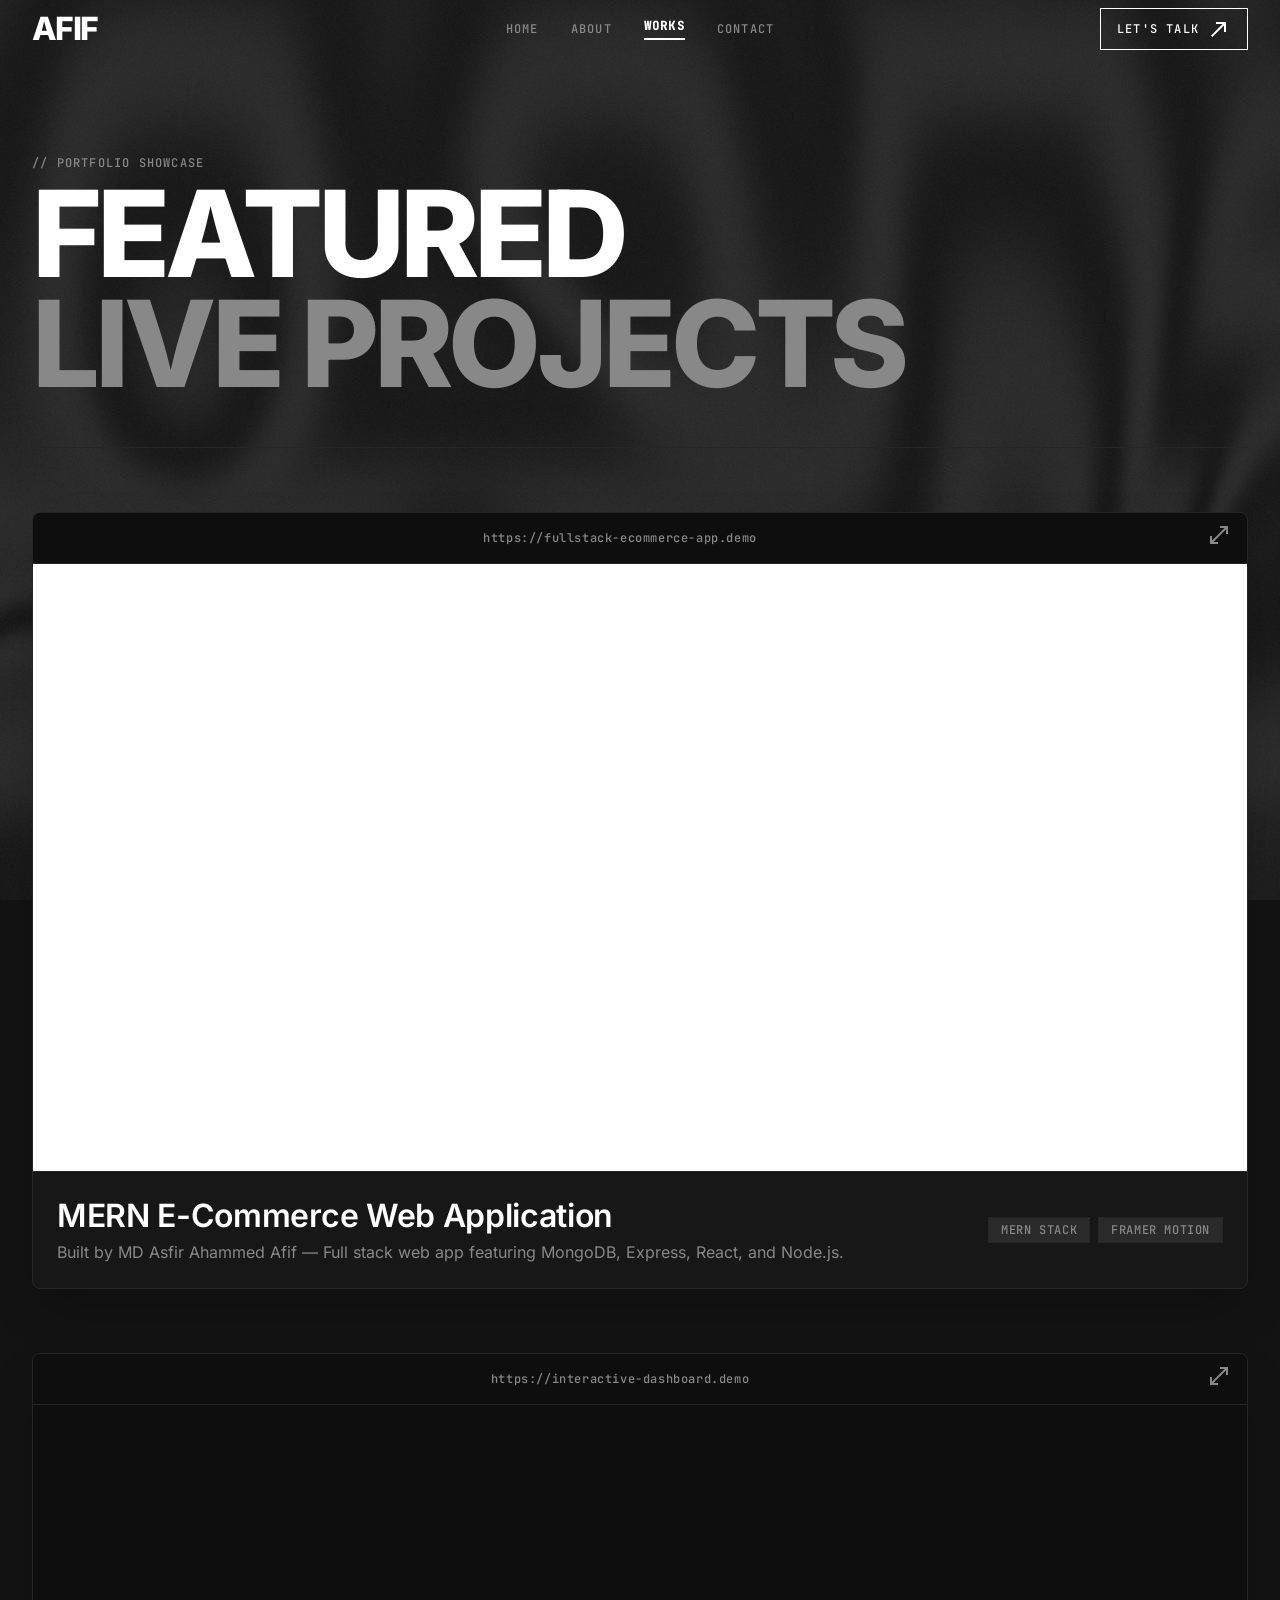
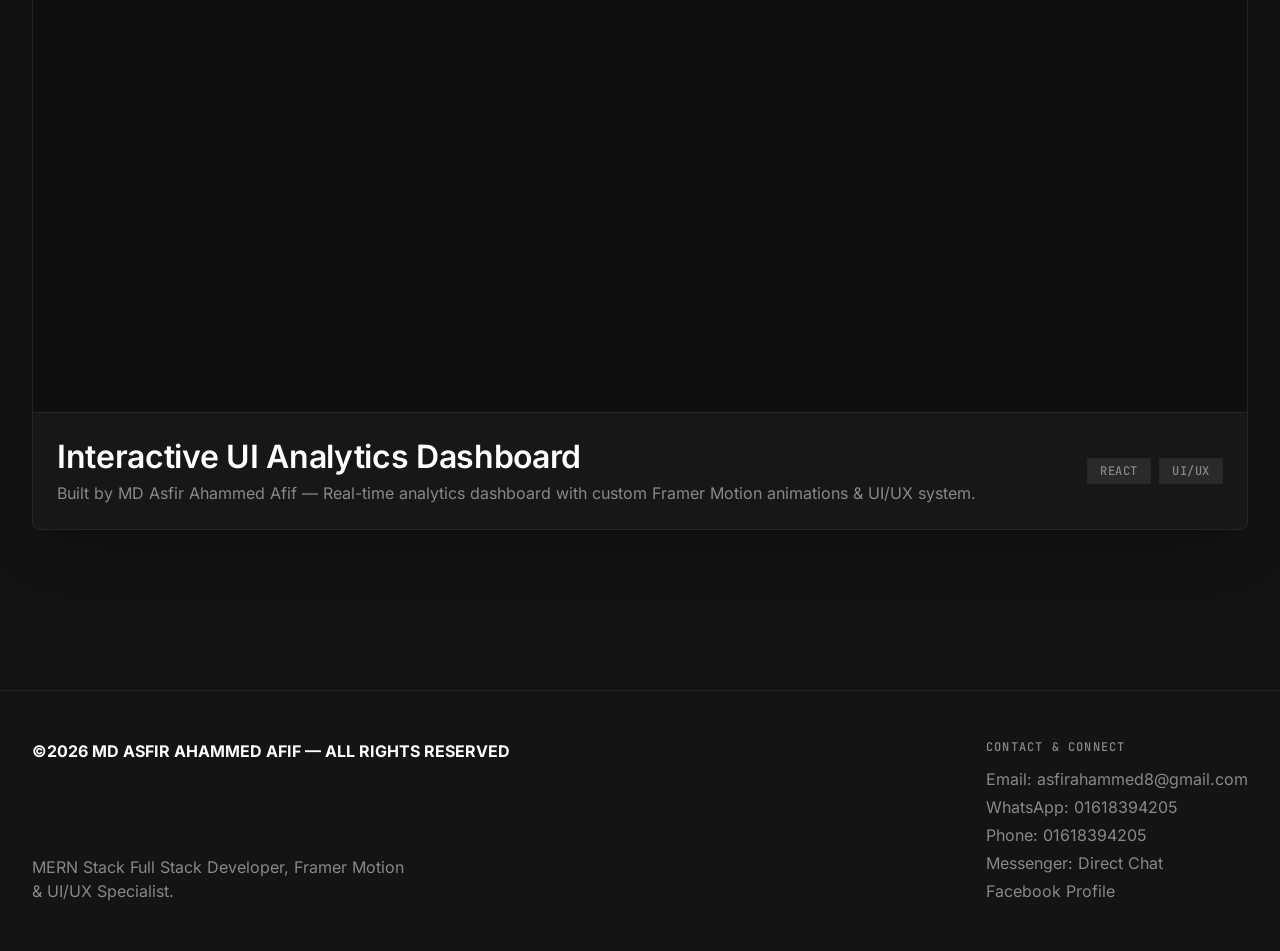
<file: work.html>
<!DOCTYPE html>
<html class="dark scroll-smooth" lang="en">

<head>
  <meta charset="utf-8">
  <meta content="width=device-width, initial-scale=1.0" name="viewport">
  <title>Engineering Projects &amp; Work — MD Asfir Ahammed Afif</title>
  
  <!-- Primary Meta Tags -->
  <meta name="title" content="Engineering Projects & Work — MD Asfir Ahammed Afif">
  <meta name="description"
    content="Explore full stack web applications, MERN architecture, high-performance UI engineering, and design systems built by MD Asfir Ahammed Afif.">
  <meta name="keywords"
    content="Asfir Ahammed Projects, MERN Stack Portfolio, React Web Apps, Full Stack Developer Projects, UI/UX Engineering">
  <meta name="author" content="MD Asfir Ahammed Afif">
  <meta name="robots" content="index, follow">
  <meta name="theme-color" content="#141313">
  <meta name="color-scheme" content="dark">
  <link rel="canonical" href="https://mdasfirahammedafif.github.io/work.html">

  <!-- Favicons & App Icons -->
  <link rel="icon" type="image/svg+xml" href="assets/img/favicon.svg">
  <link rel="alternate icon" type="image/png" sizes="32x32" href="assets/img/favicon-32x32.png">
  <link rel="alternate icon" type="image/png" sizes="16x16" href="assets/img/favicon-16x16.png">
  <link rel="shortcut icon" href="favicon.ico">
  <link rel="apple-touch-icon" sizes="180x180" href="assets/img/apple-touch-icon.png">
  <link rel="manifest" href="site.webmanifest">

  <!-- Open Graph / Social Sharing -->
  <meta property="og:type" content="website">
  <meta property="og:url" content="https://mdasfirahammedafif.github.io/work.html">
  <meta property="og:site_name" content="MD Asfir Ahammed Afif | Software Portfolio">
  <meta property="og:title" content="Engineering Projects &amp; Work — MD Asfir Ahammed Afif">
  <meta property="og:description"
    content="Explore built full stack applications, interactive systems, and engineering case studies by MD Asfir Ahammed Afif.">
  <meta property="og:image" content="https://mdasfirahammedafif.github.io/assets/img/og-preview.png">
  <meta property="og:image:width" content="1200">
  <meta property="og:image:height" content="630">
  <meta property="og:locale" content="en_US">

  <!-- Twitter / X Cards -->
  <meta name="twitter:card" content="summary_large_image">
  <meta name="twitter:title" content="Engineering Projects &amp; Work — MD Asfir Ahammed Afif">
  <meta name="twitter:description"
    content="Explore built full stack applications and engineering case studies by MD Asfir Ahammed Afif.">
  <meta name="twitter:image" content="https://mdasfirahammedafif.github.io/assets/img/og-preview.png">

  <!-- Schema.org CollectionPage -->
  <script type="application/ld+json">
  {
    "@context": "https://schema.org",
    "@type": "CollectionPage",
    "name": "Projects by MD Asfir Ahammed Afif",
    "description": "Featured engineering applications and software systems",
    "url": "https://mdasfirahammedafif.github.io/work.html",
    "creator": {
      "@type": "Person",
      "name": "MD Asfir Ahammed Afif"
    }
  }
  </script>

  <!-- CRITICAL: Instant dark background before any CSS -->
  <style>
    html { background-color: #141313; color: #e5e2e1; }
    body {
      background-color: transparent !important;
      background-image: none !important;
      color: #e5e2e1; margin: 0; padding: 0; min-height: 100vh;
      font-family: 'Inter', ui-sans-serif, system-ui, sans-serif;
    }

    /* Page Transition Animations for Main Content */
    main {
      opacity: 1;
      transform: none;
      transition: opacity 0.3s cubic-bezier(0.16, 1, 0.3, 1), transform 0.3s cubic-bezier(0.16, 1, 0.3, 1);
      will-change: opacity, transform;
    }

    main.page-loaded {
      opacity: 1;
      transform: none;
    }

    main.page-exiting {
      opacity: 0 !important;
      transform: translateY(-8px) scale(0.99) !important;
      transition: opacity 0.22s cubic-bezier(0.7, 0, 0.84, 0), transform 0.22s cubic-bezier(0.7, 0, 0.84, 0) !important;
      pointer-events: none;
    }

    /* Top Transition Progress Bar */
    #page-progress-bar {
      position: fixed;
      top: 0;
      left: 0;
      height: 2.5px;
      width: 0%;
      background: #ffffff;
      z-index: 10000;
      box-shadow: 0 0 12px rgba(255, 255, 255, 0.9);
      transition: width 0.3s cubic-bezier(0.16, 1, 0.3, 1);
      pointer-events: none;
    }
    /* Header: Completely transparent at top, frosted glass only when scrolled */
    .glass-header {
      background: transparent !important;
      backdrop-filter: blur(0px);
      -webkit-backdrop-filter: blur(0px);
      border-bottom: 1px solid transparent !important;
      transition: background 0.35s cubic-bezier(0.16, 1, 0.3, 1),
                  backdrop-filter 0.35s cubic-bezier(0.16, 1, 0.3, 1),
                  -webkit-backdrop-filter 0.35s cubic-bezier(0.16, 1, 0.3, 1),
                  border-color 0.35s cubic-bezier(0.16, 1, 0.3, 1),
                  box-shadow 0.35s cubic-bezier(0.16, 1, 0.3, 1);
    }

    .glass-header.is-scrolled {
      background: rgba(20, 19, 19, 0.3) !important;
      backdrop-filter: blur(16px) saturate(180%) !important;
      -webkit-backdrop-filter: blur(16px) saturate(180%) !important;
      border-bottom: 1px solid rgba(255, 255, 255, 0.08) !important;
      box-shadow: 0 4px 20px -2px rgba(0, 0, 0, 0.25);
    }
    /* ── Hero entrance animation base ── */
    .hero-anim {
      opacity: 0;
      transform: translateY(28px);
      filter: blur(4px);
    }
    .hero-anim.hero-in {
      opacity: 1;
      transform: translateY(0);
      filter: blur(0);
    }
    .hero-anim-1 {
      transition: opacity 0.7s cubic-bezier(.16,1,.3,1) 0.1s,
        transform 0.7s cubic-bezier(.16,1,.3,1) 0.1s,
        filter 0.7s cubic-bezier(.16,1,.3,1) 0.1s;
    }
    .hero-anim-2 {
      transition: opacity 0.9s cubic-bezier(.16,1,.3,1) 0.28s,
        transform 0.9s cubic-bezier(.16,1,.3,1) 0.28s,
        filter 0.9s cubic-bezier(.16,1,.3,1) 0.28s;
    }
    .hero-anim-3 {
      transition: opacity 0.75s cubic-bezier(.16,1,.3,1) 0.5s,
        transform 0.75s cubic-bezier(.16,1,.3,1) 0.5s,
        filter 0.75s cubic-bezier(.16,1,.3,1) 0.5s;
    }
  </style>

  <!-- Hero loader bar element -->
  <div id="hero-loader-bar" style="position:fixed;top:0;left:0;height:2px;width:0%;background:#fff;z-index:9999;"></div>

  <!-- PRELOAD: Critical Latin Inter font -->
  <link rel="preload" href="assets/fonts/UcC73FwrK3iLTeHuS_nVMrMxCp50SjIa1ZL7.woff2"
    as="font" type="font/woff2" crossorigin="anonymous">

  <!-- Local Assets -->
  <link href="assets/css/fonts-main.css" rel="stylesheet">
  <link href="assets/css/material-symbols.css" rel="stylesheet" media="print" onload="this.media='all'">
  <script src="assets/js/tailwind.cdn.js"></script>
  <script id="tailwind-config">try {
      tailwind.config = {
        darkMode: "class",
        theme: {
          extend: {
            "colors": {
              "tertiary": "#ffffff",
              "surface-container-lowest": "#0e0e0e",
              "inverse-on-surface": "#313030",
              "surface-subtle": "#171717",
              "on-secondary-fixed": "#1c1b1b",
              "error": "#ffb4ab",
              "tertiary-fixed": "#e2e2e2",
              "outline": "#8e9192",
              "outline-variant": "#444748",
              "surface-tint": "#c6c6c7",
              "surface": "#141313",
              "surface-container-low": "#1c1b1b",
              "inverse-primary": "#5d5f5f",
              "on-surface-variant": "#c4c7c8",
              "surface-container-highest": "#353434",
              "on-secondary-fixed-variant": "#474646",
              "text-muted": "#888888",
              "on-secondary": "#313030",
              "secondary-fixed": "#e5e2e1",
              "inverse-surface": "#e5e2e1",
              "primary-container": "#e2e2e2",
              "surface-container-high": "#2a2a2a",
              "on-error-container": "#ffdad6",
              "on-tertiary-container": "#636565",
              "secondary": "#c9c6c5",
              "accent-red": "#E11D48",
              "surface-bright": "#3a3939",
              "on-background": "#e5e2e1",
              "background": "#141313",
              "on-primary-container": "#636565",
              "on-error": "#690005",
              "on-primary-fixed-variant": "#454747",
              "surface-variant": "#353434",
              "on-tertiary-fixed-variant": "#454747",
              "secondary-fixed-dim": "#c9c6c5",
              "surface-dim": "#141313",
              "on-tertiary-fixed": "#1a1c1c",
              "on-primary-fixed": "#1a1c1c",
              "surface-container": "#201f1f",
              "error-container": "#93000a",
              "tertiary-fixed-dim": "#c6c6c7",
              "on-primary": "#2f3131",
              "border-low-contrast": "#262626",
              "primary": "#ffffff",
              "tertiary-container": "#e2e2e2",
              "on-surface": "#e5e2e1",
              "secondary-container": "#4a4949",
              "primary-fixed-dim": "#c6c6c7",
              "on-secondary-container": "#bab8b7",
              "primary-fixed": "#e2e2e2",
              "on-tertiary": "#2f3131"
            },
            "borderRadius": {
              "DEFAULT": "0.125rem",
              "lg": "0.25rem",
              "xl": "0.5rem",
              "full": "0.75rem"
            },
            "spacing": {
              "stack-md": "1.5rem",
              "stack-lg": "3rem",
              "container-max": "1440px",
              "section-gap": "10rem",
              "gutter": "2rem",
              "margin-mobile": "1.5rem",
              "stack-sm": "0.5rem"
            },
            "fontFamily": {
              "display-hero": ["Inter", "ui-sans-serif", "sans-serif"],
              "headline-md": ["Inter", "ui-sans-serif", "sans-serif"],
              "body-md": ["Inter", "ui-sans-serif", "sans-serif"],
              "label-mono": ["JetBrains Mono", "monospace"],
              "headline-lg": ["Inter", "ui-sans-serif", "sans-serif"],
              "body-lg": ["Inter", "ui-sans-serif", "sans-serif"],
              "display-hero-mobile": ["Inter", "ui-sans-serif", "sans-serif"]
            },
            "fontSize": {
              "display-hero": ["120px", { "lineHeight": "110px", "letterSpacing": "-0.04em", "fontWeight": "800" }],
              "headline-md": ["32px", { "lineHeight": "40px", "letterSpacing": "-0.01em", "fontWeight": "600" }],
              "body-md": ["16px", { "lineHeight": "24px", "fontWeight": "400" }],
              "label-mono": ["12px", { "lineHeight": "16px", "letterSpacing": "0.05em", "fontWeight": "500" }],
              "headline-lg": ["48px", { "lineHeight": "56px", "letterSpacing": "-0.02em", "fontWeight": "700" }],
              "body-lg": ["18px", { "lineHeight": "28px", "fontWeight": "400" }],
              "display-hero-mobile": ["48px", { "lineHeight": "52px", "letterSpacing": "-0.02em", "fontWeight": "800" }]
            }
          }
        }
      }
    } catch (_e) { }</script>
</head>

<body class="bg-background text-on-background font-body-md text-body-md antialiased min-h-screen flex flex-col relative overflow-x-hidden">
  <!-- Top Page Transition Progress Bar -->
  <div id="page-progress-bar"></div>
  <!-- Background Shader -->
  <div class="fixed inset-0 w-full h-full pointer-events-none -z-10" style="display:block;">
    <canvas id="bg-shader-work" style="display:block;width:100%;height:100%"></canvas>
    <script>
      (function () {
        var c = document.getElementById('bg-shader-work');
        function ss() { var w = c.clientWidth || 1280, h = c.clientHeight || 720; if (c.width !== w || c.height !== h) { c.width = w; c.height = h; } }
        if (typeof ResizeObserver !== 'undefined') { new ResizeObserver(ss).observe(c); } ss();
        var gl = c.getContext('webgl') || c.getContext('experimental-webgl'); if (!gl) return;
        var vs = 'attribute vec2 a_position;varying vec2 v_texCoord;void main(){v_texCoord=a_position*0.5+0.5;gl_Position=vec4(a_position,0.0,1.0);}';
        var fs = 'precision highp float;varying vec2 v_texCoord;uniform float u_time;uniform vec2 u_resolution;void main(){vec2 uv=v_texCoord;vec2 p=-1.0+2.0*uv;p.x*=u_resolution.x/u_resolution.y;float v=0.0;vec2 shift=vec2(100.0);for(int i=0;i<4;i++){v+=sin(p.x*2.0+u_time*0.2);p=p*1.5+shift;v+=cos(p.y*1.2+u_time*0.15+v);}float intensity=smoothstep(-0.5,1.5,sin(v*2.0)*0.5+0.5);vec3 cA=vec3(0.078,0.074,0.074);vec3 cB=vec3(0.18,0.18,0.18);vec3 col=mix(cA,cB,intensity);col+=fract(sin(dot(uv,vec2(12.9898,78.233)))*43758.5453)*0.02;gl_FragColor=vec4(col,1.0);}';
        function cs(t, s) { var sh = gl.createShader(t); gl.shaderSource(sh, s); gl.compileShader(sh); return sh; }
        var prog = gl.createProgram(); gl.attachShader(prog, cs(gl.VERTEX_SHADER, vs)); gl.attachShader(prog, cs(gl.FRAGMENT_SHADER, fs)); gl.linkProgram(prog); gl.useProgram(prog);
        var buf = gl.createBuffer(); gl.bindBuffer(gl.ARRAY_BUFFER, buf); gl.bufferData(gl.ARRAY_BUFFER, new Float32Array([-1, -1, 1, -1, -1, 1, 1, 1]), gl.STATIC_DRAW);
        var pos = gl.getAttribLocation(prog, 'a_position'); gl.enableVertexAttribArray(pos); gl.vertexAttribPointer(pos, 2, gl.FLOAT, false, 0, 0);
        var uT = gl.getUniformLocation(prog, 'u_time'), uR = gl.getUniformLocation(prog, 'u_resolution'), uM = gl.getUniformLocation(prog, 'u_mouse');
        var mouse = { x: c.width / 2, y: c.height / 2 };
        window.addEventListener('mousemove', function (e) { var r = c.getBoundingClientRect(); if (r.width && r.height) { mouse.x = ((e.clientX - r.left) / r.width) * c.width; mouse.y = (1 - (e.clientY - r.top) / r.height) * c.height; } });
        function render(t) { if (typeof ResizeObserver === 'undefined') ss(); gl.viewport(0, 0, c.width, c.height); if (uT) gl.uniform1f(uT, t * 0.001); if (uR) gl.uniform2f(uR, c.width, c.height); if (uM) gl.uniform2f(uM, mouse.x, mouse.y); gl.drawArrays(gl.TRIANGLE_STRIP, 0, 4); requestAnimationFrame(render); }
        render(0);
      })();
    </script>
  </div>

  <!-- Navigation with Glassmorphic Background -->
  <nav id="site-header" class="glass-header text-primary top-0 sticky z-50">
    <div class="flex justify-between items-center w-full px-gutter py-stack-sm max-w-container-max mx-auto">
      <div class="flex-1 flex justify-start"><a
          class="text-headline-md font-headline-md font-black tracking-tighter text-primary" href="index.html">AFIF</a>
      </div>
      <div
        class="hidden md:flex items-center justify-center gap-8 text-label-mono font-label-mono uppercase tracking-widest text-[11px]">
        <a class="text-text-muted hover:text-primary transition-all duration-300" href="index.html">Home</a>
        <a class="text-text-muted hover:text-primary transition-all duration-300" href="about.html">About</a>
        <a class="text-primary font-bold border-b-2 border-primary pb-1 transition-all duration-300" href="work.html">Works</a>
        <a class="text-text-muted hover:text-primary transition-all duration-300" href="contact.html">Contact</a>
      </div>
      <div class="flex-1 flex justify-end items-center gap-4">
        <a class="hidden md:flex items-center gap-2 text-label-mono font-label-mono uppercase tracking-widest text-primary border border-primary px-4 py-2 hover:bg-primary hover:text-on-primary transition-all duration-300 text-[11px]"
          href="contact.html">Let's Talk<span class="material-symbols-outlined text-[16px]">north_east</span></a>
        <button onclick="toggleMobileNav()" class="md:hidden text-primary p-2 hover:opacity-70 transition-opacity"><span
            id="mobile-nav-icon" class="material-symbols-outlined text-[26px]">menu</span></button>
      </div>
    </div>
  </nav>

  <!-- Mobile Nav Drawer (Slide-Up) -->
  <nav id="mobile-nav-drawer"
    style="transform: translateY(100%); transition: transform 0.3s cubic-bezier(0.16,1,0.3,1);"
    class="md:hidden fixed bottom-0 left-0 right-0 z-50">
    <div
      class="bg-surface-subtle/95 backdrop-blur-xl border-t border-border-low-contrast rounded-t-3xl shadow-2xl px-6 pt-4 pb-10">
      <!-- Handle Bar -->
      <div class="w-12 h-1 bg-border-low-contrast rounded-full mx-auto mb-5"></div>
      <p class="text-label-mono font-label-mono text-text-muted uppercase tracking-widest text-[11px] mb-4 text-center">
        Navigation</p>
      <div class="grid grid-cols-2 gap-3">
        <a onclick="closeMobileNav()" href="index.html"
          class="flex items-center gap-3 px-4 py-3 border border-border-low-contrast bg-surface-container-lowest hover:border-primary hover:bg-primary hover:text-on-primary text-primary transition-all duration-200 rounded-xl">
          <span class="material-symbols-outlined text-[20px]">home</span>
          <span class="text-label-mono font-label-mono text-[12px] uppercase">Home</span>
        </a>
        <a onclick="closeMobileNav()" href="about.html"
          class="flex items-center gap-3 px-4 py-3 border border-border-low-contrast bg-surface-container-lowest hover:border-primary hover:bg-primary hover:text-on-primary text-primary transition-all duration-200 rounded-xl">
          <span class="material-symbols-outlined text-[20px]">person</span>
          <span class="text-label-mono font-label-mono text-[12px] uppercase">About</span>
        </a>
        <a onclick="closeMobileNav()" href="work.html"
          class="flex items-center gap-3 px-4 py-3 border border-primary bg-primary text-on-primary font-bold transition-all duration-200 rounded-xl">
          <span class="material-symbols-outlined text-[20px]">grid_view</span>
          <span class="text-label-mono font-label-mono text-[12px] uppercase">Works</span>
        </a>
        <a onclick="closeMobileNav()" href="contact.html"
          class="flex items-center gap-3 px-4 py-3 border border-border-low-contrast bg-surface-container-lowest hover:border-primary hover:bg-primary hover:text-on-primary text-primary transition-all duration-200 rounded-xl">
          <span class="material-symbols-outlined text-[20px]">mail</span>
          <span class="text-label-mono font-label-mono text-[12px] uppercase">Contact</span>
        </a>
      </div>
    </div>
  </nav>

  <!-- Mobile Nav Backdrop -->
  <div id="mobile-nav-backdrop" onclick="closeMobileNav()" style="display:none; pointer-events:auto;"
    class="fixed inset-0 bg-black/50 backdrop-blur-sm z-40" aria-hidden="true"></div>

  <!-- Main Content -->
  <main class="flex-grow w-full">
    <!-- Hero Section -->
    <section class="w-full px-margin-mobile md:px-gutter pt-16 pb-12 md:pt-24 md:pb-16 max-w-container-max mx-auto">
      <span class="hero-anim hero-anim-1 text-label-mono font-label-mono text-text-muted uppercase tracking-widest block mb-2">// Portfolio Showcase</span>
      <h1 class="hero-anim hero-anim-2 font-display-hero-mobile text-display-hero-mobile md:font-display-hero md:text-display-hero text-primary uppercase tracking-tighter max-w-5xl">
        Featured<br>
        <span class="hero-anim hero-anim-3 text-text-muted">Live Projects</span>
      </h1>
      <div class="mt-stack-lg border-b border-border-low-contrast w-full"></div>
    </section>

    <!-- Projects Grid with iFrames -->
    <section class="w-full px-margin-mobile md:px-gutter pb-section-gap max-w-container-max mx-auto flex flex-col gap-16">
      <!-- Project 1 (iFrame) -->
      <article class="border border-border-low-contrast rounded-xl bg-surface-subtle overflow-hidden shadow-2xl">
        <div class="bg-surface-container-lowest px-4 py-2.5 border-b border-border-low-contrast flex items-center justify-between gap-4">
          <span class="flex-1 text-center text-label-mono font-label-mono text-[11px] text-text-muted truncate">https://fullstack-ecommerce-app.demo</span>
          <button onclick="openProjectModal('https://example.com', 'MERN E-Commerce Web Application')"
            class="text-text-muted hover:text-primary transition-colors shrink-0" title="Full View">
            <span class="material-symbols-outlined text-[16px] block">open_in_full</span>
          </button>
        </div>
        <div class="relative w-full aspect-[16/9] md:aspect-[16/8] bg-surface-container-lowest cursor-pointer group"
          onclick="openProjectModal('https://example.com', 'MERN E-Commerce Web Application')">
          <iframe src="https://example.com" title="Project Live Preview 1" class="w-full h-full border-0 pointer-events-none" loading="lazy"></iframe>
          <div class="absolute inset-0 bg-background/40 backdrop-blur-[2px] opacity-0 group-hover:opacity-100 transition-opacity duration-300 flex items-center justify-center">
            <span class="bg-primary text-on-primary font-label-mono text-label-mono text-xs uppercase px-5 py-2.5 rounded border border-primary shadow-2xl inline-flex items-center gap-2">
              Click for Full View <span class="material-symbols-outlined text-[16px]">open_in_full</span>
            </span>
          </div>
        </div>
        <div class="p-6 border-t border-border-low-contrast flex flex-col md:flex-row justify-between items-start md:items-center gap-4">
          <div>
            <h2 class="text-headline-md font-headline-md text-primary mb-1">MERN E-Commerce Web Application</h2>
            <p class="text-body-md font-body-md text-text-muted">Built by MD Asfir Ahammed Afif — Full stack web app featuring MongoDB, Express, React, and Node.js.</p>
          </div>
          <div class="flex gap-2">
            <span class="px-3 py-1 bg-surface-container-high text-label-mono font-label-mono text-[11px] uppercase text-text-muted border border-border-low-contrast">MERN Stack</span>
            <span class="px-3 py-1 bg-surface-container-high text-label-mono font-label-mono text-[11px] uppercase text-text-muted border border-border-low-contrast">Framer Motion</span>
          </div>
        </div>
      </article>

      <!-- Project 2 (iFrame) -->
      <article class="border border-border-low-contrast rounded-xl bg-surface-subtle overflow-hidden shadow-2xl">
        <div class="bg-surface-container-lowest px-4 py-2.5 border-b border-border-low-contrast flex items-center justify-between gap-4">
          <span class="flex-1 text-center text-label-mono font-label-mono text-[11px] text-text-muted truncate">https://interactive-dashboard.demo</span>
          <button onclick="openProjectModal('https://example.com', 'Interactive UI Analytics Dashboard')"
            class="text-text-muted hover:text-primary transition-colors shrink-0" title="Full View">
            <span class="material-symbols-outlined text-[16px] block">open_in_full</span>
          </button>
        </div>
        <div class="relative w-full aspect-[16/9] md:aspect-[16/8] bg-surface-container-lowest cursor-pointer group"
          onclick="openProjectModal('https://example.com', 'Interactive UI Analytics Dashboard')">
          <iframe src="https://example.com" title="Project Live Preview 2" class="w-full h-full border-0 pointer-events-none" loading="lazy"></iframe>
          <div class="absolute inset-0 bg-background/40 backdrop-blur-[2px] opacity-0 group-hover:opacity-100 transition-opacity duration-300 flex items-center justify-center">
            <span class="bg-primary text-on-primary font-label-mono text-label-mono text-xs uppercase px-5 py-2.5 rounded border border-primary shadow-2xl inline-flex items-center gap-2">
              Click for Full View <span class="material-symbols-outlined text-[16px]">open_in_full</span>
            </span>
          </div>
        </div>
        <div class="p-6 border-t border-border-low-contrast flex flex-col md:flex-row justify-between items-start md:items-center gap-4">
          <div>
            <h2 class="text-headline-md font-headline-md text-primary mb-1">Interactive UI Analytics Dashboard</h2>
            <p class="text-body-md font-body-md text-text-muted">Built by MD Asfir Ahammed Afif — Real-time analytics dashboard with custom Framer Motion animations &amp; UI/UX system.</p>
          </div>
          <div class="flex gap-2">
            <span class="px-3 py-1 bg-surface-container-high text-label-mono font-label-mono text-[11px] uppercase text-text-muted border border-border-low-contrast">React</span>
            <span class="px-3 py-1 bg-surface-container-high text-label-mono font-label-mono text-[11px] uppercase text-text-muted border border-border-low-contrast">UI/UX</span>
          </div>
        </div>
      </article>
    </section>
  </main>

  <!-- Fullscreen Project iFrame Modal -->
  <div id="project-modal"
    onclick="if(event.target===this)closeProjectModal()"
    class="fixed inset-0 z-[100] bg-black/90 backdrop-blur-xl hidden flex-col items-center justify-center p-4 md:p-8">
    <div onclick="event.stopPropagation()"
      class="w-full max-w-6xl h-[90vh] bg-surface-container-lowest border border-border-low-contrast rounded-xl overflow-hidden flex flex-col shadow-2xl">
      <!-- Modal Header -->
      <div class="bg-surface-subtle border-b border-border-low-contrast px-6 py-3 flex items-center justify-between gap-4 shrink-0">
        <h3 id="modal-project-title" class="text-body-lg font-headline-md text-primary truncate">Project Full View</h3>
        <div class="flex items-center gap-3">
          <a id="modal-live-link" href="#" target="_blank"
            class="text-label-mono font-label-mono text-[11px] text-primary border border-primary px-4 py-2 hover:bg-primary hover:text-on-primary transition-colors flex items-center gap-1.5">
            Open Live Site <span class="material-symbols-outlined text-[13px]">open_in_new</span>
          </a>
          <button onclick="closeProjectModal()" class="text-text-muted hover:text-primary transition-colors p-1" title="Close">
            <span class="material-symbols-outlined text-[22px]">close</span>
          </button>
        </div>
      </div>
      <!-- Modal iFrame Viewport -->
      <div class="w-full flex-grow bg-surface-container-lowest relative">
        <iframe id="modal-iframe" src="" title="Live Project Viewport" class="w-full h-full border-0"
          sandbox="allow-scripts allow-same-origin"></iframe>
      </div>
    </div>
  </div>

  <!-- Footer -->
  <footer class="bg-surface-subtle/50 backdrop-blur-sm border-t border-border-low-contrast w-full px-gutter py-12 max-w-container-max mx-auto grid grid-cols-1 md:grid-cols-12 gap-gutter text-body-md font-body-md relative overflow-hidden">
    <div class="col-span-1 md:col-span-6 flex flex-col justify-between relative z-10">
      <div class="text-primary font-bold">
        ©2026 MD ASFIR AHAMMED AFIF — ALL RIGHTS RESERVED
      </div>
      <p class="text-text-muted mt-2 max-w-sm">
        MERN Stack Full Stack Developer, Framer Motion &amp; UI/UX Specialist.
      </p>
    </div>
    <div class="col-span-1 md:col-span-6 flex justify-start md:justify-end gap-stack-lg relative z-10 mt-4 md:mt-0">
      <div class="flex flex-col gap-1">
        <span class="text-label-mono font-label-mono text-text-muted uppercase tracking-widest mb-2">Contact &amp; Connect</span>
        <a class="text-text-muted hover:text-primary transition-colors duration-300" href="mailto:asfirahammed8@gmail.com">Email: asfirahammed8@gmail.com</a>
        <a class="text-text-muted hover:text-primary transition-colors duration-300" href="https://wa.me/8801618394205" target="_blank" rel="noopener noreferrer">WhatsApp: 01618394205</a>
        <a class="text-text-muted hover:text-primary transition-colors duration-300" href="tel:01618394205">Phone: 01618394205</a>
        <a class="text-text-muted hover:text-primary transition-colors duration-300" href="https://www.facebook.com/messages/e2ee/t/9256187751153336" target="_blank" rel="noopener noreferrer">Messenger: Direct Chat</a>
        <a class="text-text-muted hover:text-primary transition-colors duration-300" href="https://www.facebook.com/alamgir.hossion.10297" target="_blank" rel="noopener noreferrer">Facebook Profile</a>
      </div>
    </div>
  </footer>

  <script>
    function toggleMobileNav() {
      var drawer = document.getElementById('mobile-nav-drawer');
      var backdrop = document.getElementById('mobile-nav-backdrop');
      var icon = document.getElementById('mobile-nav-icon');
      if (!drawer) return;
      var isOpen = drawer.getAttribute('data-open') === 'true';
      if (isOpen) {
        closeMobileNav();
      } else {
        drawer.style.transform = 'translateY(0%)';
        drawer.setAttribute('data-open', 'true');
        if (backdrop) { backdrop.style.display = 'block'; }
        if (icon) icon.textContent = 'close';
      }
    }
    function closeMobileNav() {
      var drawer = document.getElementById('mobile-nav-drawer');
      var backdrop = document.getElementById('mobile-nav-backdrop');
      var icon = document.getElementById('mobile-nav-icon');
      if (drawer) {
        drawer.style.transform = 'translateY(100%)';
        drawer.setAttribute('data-open', 'false');
      }
      if (backdrop) backdrop.style.display = 'none';
      if (icon) icon.textContent = 'menu';
    }

    function openProjectModal(url, title) {
      var modal = document.getElementById('project-modal');
      var iframe = document.getElementById('modal-iframe');
      var modalTitle = document.getElementById('modal-project-title');
      var liveLink = document.getElementById('modal-live-link');
      if (modal && iframe) {
        iframe.src = url;
        if (modalTitle) modalTitle.textContent = title || 'Project Full View';
        if (liveLink) liveLink.href = url;
        modal.classList.remove('hidden');
        modal.classList.add('flex');
        document.body.style.overflow = 'hidden';
      }
    }
    function closeProjectModal() {
      var modal = document.getElementById('project-modal');
      var iframe = document.getElementById('modal-iframe');
      if (modal) {
        modal.classList.add('hidden');
        modal.classList.remove('flex');
        if (iframe) iframe.src = '';
        document.body.style.overflow = '';
      }
    }

    // ── Hero loader bar + entrance animation ──
    (function () {
      var bar = document.getElementById('hero-loader-bar');
      var heroEls = document.querySelectorAll('.hero-anim');

      function revealHero() {
        if (bar) {
          bar.style.width = '100%';
          setTimeout(function () { bar.style.opacity = '0'; }, 300);
          setTimeout(function () { bar.style.display = 'none'; }, 600);
        }
        heroEls.forEach(function (el) { el.classList.add('hero-in'); });
      }

      if (bar) requestAnimationFrame(function () { bar.style.width = '80%'; });

      if (document.readyState === 'complete' || document.readyState === 'interactive') {
        setTimeout(revealHero, 50);
      } else {
        window.addEventListener('load', revealHero);
      }

      window.addEventListener('pageshow', revealHero);
      setTimeout(revealHero, 400);
    })();

    // ── Dynamic Glass Header on Scroll (Transparent at top, glass when scrolled) ──
    (function () {
      var header = document.getElementById('site-header');
      if (!header) return;
      function checkHeaderScroll() {
        if (window.scrollY > 20) {
          header.classList.add('is-scrolled');
        } else {
          header.classList.remove('is-scrolled');
        }
      }
      window.addEventListener('scroll', checkHeaderScroll, { passive: true });
      checkHeaderScroll();
    })();

    // ── Smooth Page-to-Page Transition & BFCache Restore Handler ────
    function restorePageState() {
      var mainEl = document.querySelector('main');
      var progressBar = document.getElementById('page-progress-bar');
      if (mainEl) {
        mainEl.classList.remove('page-exiting');
        mainEl.classList.add('page-loaded');
      }
      if (progressBar) {
        progressBar.style.width = '0%';
      }
      var heroEls = document.querySelectorAll('.hero-anim');
      heroEls.forEach(function (el) {
        el.classList.add('hero-in');
      });
    }

    restorePageState();
    window.addEventListener('pageshow', restorePageState);
    window.addEventListener('popstate', restorePageState);
    document.addEventListener('visibilitychange', function () {
      if (document.visibilityState === 'visible') {
        restorePageState();
      }
    });

    // Close modal on outside click & link handling
    (function () {
      var modal = document.getElementById('project-modal');
      if (modal) {
        modal.addEventListener('click', function (e) {
          if (e.target === modal) {
            closeProjectModal();
          }
        });
      }

      var navLinks = document.querySelectorAll('a[href$=".html"]');
      var progressBar = document.getElementById('page-progress-bar');
      navLinks.forEach(function (link) {
        link.addEventListener('click', function (e) {
          var targetUrl = this.getAttribute('href');
          if (targetUrl && !targetUrl.startsWith('#') && !targetUrl.startsWith('http') && !this.getAttribute('target') && !e.ctrlKey && !e.metaKey && !e.shiftKey) {
            e.preventDefault();
            var mainEl = document.querySelector('main');
            if (mainEl) {
              mainEl.classList.add('page-exiting');
            }
            if (progressBar) {
              progressBar.style.width = '100%';
            }
            setTimeout(function () {
              window.location.href = targetUrl;
            }, 220);
            setTimeout(function () {
              restorePageState();
            }, 1200);
          }
        });
      });
    })();
  </script>
</body>

</html>
</file>
<file: assets/css/fonts-main.css>
/* cyrillic-ext */
@font-face {
  font-family: 'Inter';
  font-style: normal;
  font-weight: 400;
  font-display: block;
  src: url(../fonts/UcC73FwrK3iLTeHuS_nVMrMxCp50SjIa2JL7SUc.woff2) format('woff2');
  unicode-range: U+0460-052F, U+1C80-1C8A, U+20B4, U+2DE0-2DFF, U+A640-A69F, U+FE2E-FE2F;
}
/* cyrillic */
@font-face {
  font-family: 'Inter';
  font-style: normal;
  font-weight: 400;
  font-display: block;
  src: url(../fonts/UcC73FwrK3iLTeHuS_nVMrMxCp50SjIa0ZL7SUc.woff2) format('woff2');
  unicode-range: U+0301, U+0400-045F, U+0490-0491, U+04B0-04B1, U+2116;
}
/* greek-ext */
@font-face {
  font-family: 'Inter';
  font-style: normal;
  font-weight: 400;
  font-display: block;
  src: url(../fonts/UcC73FwrK3iLTeHuS_nVMrMxCp50SjIa2ZL7SUc.woff2) format('woff2');
  unicode-range: U+1F00-1FFF;
}
/* greek */
@font-face {
  font-family: 'Inter';
  font-style: normal;
  font-weight: 400;
  font-display: block;
  src: url(../fonts/UcC73FwrK3iLTeHuS_nVMrMxCp50SjIa1pL7SUc.woff2) format('woff2');
  unicode-range: U+0370-0377, U+037A-037F, U+0384-038A, U+038C, U+038E-03A1, U+03A3-03FF;
}
/* vietnamese */
@font-face {
  font-family: 'Inter';
  font-style: normal;
  font-weight: 400;
  font-display: block;
  src: url(../fonts/UcC73FwrK3iLTeHuS_nVMrMxCp50SjIa2pL7SUc.woff2) format('woff2');
  unicode-range: U+0102-0103, U+0110-0111, U+0128-0129, U+0168-0169, U+01A0-01A1, U+01AF-01B0, U+0300-0301, U+0303-0304, U+0308-0309, U+0323, U+0329, U+1EA0-1EF9, U+20AB;
}
/* latin-ext */
@font-face {
  font-family: 'Inter';
  font-style: normal;
  font-weight: 400;
  font-display: block;
  src: url(../fonts/UcC73FwrK3iLTeHuS_nVMrMxCp50SjIa25L7SUc.woff2) format('woff2');
  unicode-range: U+0100-02BA, U+02BD-02C5, U+02C7-02CC, U+02CE-02D7, U+02DD-02FF, U+0304, U+0308, U+0329, U+1D00-1DBF, U+1E00-1E9F, U+1EF2-1EFF, U+2020, U+20A0-20AB, U+20AD-20C0, U+2113, U+2C60-2C7F, U+A720-A7FF;
}
/* latin */
@font-face {
  font-family: 'Inter';
  font-style: normal;
  font-weight: 400;
  font-display: block;
  src: url(../fonts/UcC73FwrK3iLTeHuS_nVMrMxCp50SjIa1ZL7.woff2) format('woff2');
  unicode-range: U+0000-00FF, U+0131, U+0152-0153, U+02BB-02BC, U+02C6, U+02DA, U+02DC, U+0304, U+0308, U+0329, U+2000-206F, U+20AC, U+2122, U+2191, U+2193, U+2212, U+2215, U+FEFF, U+FFFD;
}
/* cyrillic-ext */
@font-face {
  font-family: 'Inter';
  font-style: normal;
  font-weight: 600;
  font-display: block;
  src: url(../fonts/UcC73FwrK3iLTeHuS_nVMrMxCp50SjIa2JL7SUc.woff2) format('woff2');
  unicode-range: U+0460-052F, U+1C80-1C8A, U+20B4, U+2DE0-2DFF, U+A640-A69F, U+FE2E-FE2F;
}
/* cyrillic */
@font-face {
  font-family: 'Inter';
  font-style: normal;
  font-weight: 600;
  font-display: block;
  src: url(../fonts/UcC73FwrK3iLTeHuS_nVMrMxCp50SjIa0ZL7SUc.woff2) format('woff2');
  unicode-range: U+0301, U+0400-045F, U+0490-0491, U+04B0-04B1, U+2116;
}
/* greek-ext */
@font-face {
  font-family: 'Inter';
  font-style: normal;
  font-weight: 600;
  font-display: block;
  src: url(../fonts/UcC73FwrK3iLTeHuS_nVMrMxCp50SjIa2ZL7SUc.woff2) format('woff2');
  unicode-range: U+1F00-1FFF;
}
/* greek */
@font-face {
  font-family: 'Inter';
  font-style: normal;
  font-weight: 600;
  font-display: block;
  src: url(../fonts/UcC73FwrK3iLTeHuS_nVMrMxCp50SjIa1pL7SUc.woff2) format('woff2');
  unicode-range: U+0370-0377, U+037A-037F, U+0384-038A, U+038C, U+038E-03A1, U+03A3-03FF;
}
/* vietnamese */
@font-face {
  font-family: 'Inter';
  font-style: normal;
  font-weight: 600;
  font-display: block;
  src: url(../fonts/UcC73FwrK3iLTeHuS_nVMrMxCp50SjIa2pL7SUc.woff2) format('woff2');
  unicode-range: U+0102-0103, U+0110-0111, U+0128-0129, U+0168-0169, U+01A0-01A1, U+01AF-01B0, U+0300-0301, U+0303-0304, U+0308-0309, U+0323, U+0329, U+1EA0-1EF9, U+20AB;
}
/* latin-ext */
@font-face {
  font-family: 'Inter';
  font-style: normal;
  font-weight: 600;
  font-display: block;
  src: url(../fonts/UcC73FwrK3iLTeHuS_nVMrMxCp50SjIa25L7SUc.woff2) format('woff2');
  unicode-range: U+0100-02BA, U+02BD-02C5, U+02C7-02CC, U+02CE-02D7, U+02DD-02FF, U+0304, U+0308, U+0329, U+1D00-1DBF, U+1E00-1E9F, U+1EF2-1EFF, U+2020, U+20A0-20AB, U+20AD-20C0, U+2113, U+2C60-2C7F, U+A720-A7FF;
}
/* latin */
@font-face {
  font-family: 'Inter';
  font-style: normal;
  font-weight: 600;
  font-display: block;
  src: url(../fonts/UcC73FwrK3iLTeHuS_nVMrMxCp50SjIa1ZL7.woff2) format('woff2');
  unicode-range: U+0000-00FF, U+0131, U+0152-0153, U+02BB-02BC, U+02C6, U+02DA, U+02DC, U+0304, U+0308, U+0329, U+2000-206F, U+20AC, U+2122, U+2191, U+2193, U+2212, U+2215, U+FEFF, U+FFFD;
}
/* cyrillic-ext */
@font-face {
  font-family: 'Inter';
  font-style: normal;
  font-weight: 700;
  font-display: block;
  src: url(../fonts/UcC73FwrK3iLTeHuS_nVMrMxCp50SjIa2JL7SUc.woff2) format('woff2');
  unicode-range: U+0460-052F, U+1C80-1C8A, U+20B4, U+2DE0-2DFF, U+A640-A69F, U+FE2E-FE2F;
}
/* cyrillic */
@font-face {
  font-family: 'Inter';
  font-style: normal;
  font-weight: 700;
  font-display: block;
  src: url(../fonts/UcC73FwrK3iLTeHuS_nVMrMxCp50SjIa0ZL7SUc.woff2) format('woff2');
  unicode-range: U+0301, U+0400-045F, U+0490-0491, U+04B0-04B1, U+2116;
}
/* greek-ext */
@font-face {
  font-family: 'Inter';
  font-style: normal;
  font-weight: 700;
  font-display: block;
  src: url(../fonts/UcC73FwrK3iLTeHuS_nVMrMxCp50SjIa2ZL7SUc.woff2) format('woff2');
  unicode-range: U+1F00-1FFF;
}
/* greek */
@font-face {
  font-family: 'Inter';
  font-style: normal;
  font-weight: 700;
  font-display: block;
  src: url(../fonts/UcC73FwrK3iLTeHuS_nVMrMxCp50SjIa1pL7SUc.woff2) format('woff2');
  unicode-range: U+0370-0377, U+037A-037F, U+0384-038A, U+038C, U+038E-03A1, U+03A3-03FF;
}
/* vietnamese */
@font-face {
  font-family: 'Inter';
  font-style: normal;
  font-weight: 700;
  font-display: block;
  src: url(../fonts/UcC73FwrK3iLTeHuS_nVMrMxCp50SjIa2pL7SUc.woff2) format('woff2');
  unicode-range: U+0102-0103, U+0110-0111, U+0128-0129, U+0168-0169, U+01A0-01A1, U+01AF-01B0, U+0300-0301, U+0303-0304, U+0308-0309, U+0323, U+0329, U+1EA0-1EF9, U+20AB;
}
/* latin-ext */
@font-face {
  font-family: 'Inter';
  font-style: normal;
  font-weight: 700;
  font-display: block;
  src: url(../fonts/UcC73FwrK3iLTeHuS_nVMrMxCp50SjIa25L7SUc.woff2) format('woff2');
  unicode-range: U+0100-02BA, U+02BD-02C5, U+02C7-02CC, U+02CE-02D7, U+02DD-02FF, U+0304, U+0308, U+0329, U+1D00-1DBF, U+1E00-1E9F, U+1EF2-1EFF, U+2020, U+20A0-20AB, U+20AD-20C0, U+2113, U+2C60-2C7F, U+A720-A7FF;
}
/* latin */
@font-face {
  font-family: 'Inter';
  font-style: normal;
  font-weight: 700;
  font-display: block;
  src: url(../fonts/UcC73FwrK3iLTeHuS_nVMrMxCp50SjIa1ZL7.woff2) format('woff2');
  unicode-range: U+0000-00FF, U+0131, U+0152-0153, U+02BB-02BC, U+02C6, U+02DA, U+02DC, U+0304, U+0308, U+0329, U+2000-206F, U+20AC, U+2122, U+2191, U+2193, U+2212, U+2215, U+FEFF, U+FFFD;
}
/* cyrillic-ext */
@font-face {
  font-family: 'Inter';
  font-style: normal;
  font-weight: 800;
  font-display: block;
  src: url(../fonts/UcC73FwrK3iLTeHuS_nVMrMxCp50SjIa2JL7SUc.woff2) format('woff2');
  unicode-range: U+0460-052F, U+1C80-1C8A, U+20B4, U+2DE0-2DFF, U+A640-A69F, U+FE2E-FE2F;
}
/* cyrillic */
@font-face {
  font-family: 'Inter';
  font-style: normal;
  font-weight: 800;
  font-display: block;
  src: url(../fonts/UcC73FwrK3iLTeHuS_nVMrMxCp50SjIa0ZL7SUc.woff2) format('woff2');
  unicode-range: U+0301, U+0400-045F, U+0490-0491, U+04B0-04B1, U+2116;
}
/* greek-ext */
@font-face {
  font-family: 'Inter';
  font-style: normal;
  font-weight: 800;
  font-display: block;
  src: url(../fonts/UcC73FwrK3iLTeHuS_nVMrMxCp50SjIa2ZL7SUc.woff2) format('woff2');
  unicode-range: U+1F00-1FFF;
}
/* greek */
@font-face {
  font-family: 'Inter';
  font-style: normal;
  font-weight: 800;
  font-display: block;
  src: url(../fonts/UcC73FwrK3iLTeHuS_nVMrMxCp50SjIa1pL7SUc.woff2) format('woff2');
  unicode-range: U+0370-0377, U+037A-037F, U+0384-038A, U+038C, U+038E-03A1, U+03A3-03FF;
}
/* vietnamese */
@font-face {
  font-family: 'Inter';
  font-style: normal;
  font-weight: 800;
  font-display: block;
  src: url(../fonts/UcC73FwrK3iLTeHuS_nVMrMxCp50SjIa2pL7SUc.woff2) format('woff2');
  unicode-range: U+0102-0103, U+0110-0111, U+0128-0129, U+0168-0169, U+01A0-01A1, U+01AF-01B0, U+0300-0301, U+0303-0304, U+0308-0309, U+0323, U+0329, U+1EA0-1EF9, U+20AB;
}
/* latin-ext */
@font-face {
  font-family: 'Inter';
  font-style: normal;
  font-weight: 800;
  font-display: block;
  src: url(../fonts/UcC73FwrK3iLTeHuS_nVMrMxCp50SjIa25L7SUc.woff2) format('woff2');
  unicode-range: U+0100-02BA, U+02BD-02C5, U+02C7-02CC, U+02CE-02D7, U+02DD-02FF, U+0304, U+0308, U+0329, U+1D00-1DBF, U+1E00-1E9F, U+1EF2-1EFF, U+2020, U+20A0-20AB, U+20AD-20C0, U+2113, U+2C60-2C7F, U+A720-A7FF;
}
/* latin */
@font-face {
  font-family: 'Inter';
  font-style: normal;
  font-weight: 800;
  font-display: block;
  src: url(../fonts/UcC73FwrK3iLTeHuS_nVMrMxCp50SjIa1ZL7.woff2) format('woff2');
  unicode-range: U+0000-00FF, U+0131, U+0152-0153, U+02BB-02BC, U+02C6, U+02DA, U+02DC, U+0304, U+0308, U+0329, U+2000-206F, U+20AC, U+2122, U+2191, U+2193, U+2212, U+2215, U+FEFF, U+FFFD;
}
/* cyrillic-ext */
@font-face {
  font-family: 'JetBrains Mono';
  font-style: normal;
  font-weight: 500;
  font-display: block;
  src: url(../fonts/tDbY2o-flEEny0FZhsfKu5WU4zr3E_BX0PnT8RD8-qxTN1OVgaY.woff2) format('woff2');
  unicode-range: U+0460-052F, U+1C80-1C8A, U+20B4, U+2DE0-2DFF, U+A640-A69F, U+FE2E-FE2F;
}
/* cyrillic */
@font-face {
  font-family: 'JetBrains Mono';
  font-style: normal;
  font-weight: 500;
  font-display: block;
  src: url(../fonts/tDbY2o-flEEny0FZhsfKu5WU4zr3E_BX0PnT8RD8-qxTPlOVgaY.woff2) format('woff2');
  unicode-range: U+0301, U+0400-045F, U+0490-0491, U+04B0-04B1, U+2116;
}
/* greek */
@font-face {
  font-family: 'JetBrains Mono';
  font-style: normal;
  font-weight: 500;
  font-display: block;
  src: url(../fonts/tDbY2o-flEEny0FZhsfKu5WU4zr3E_BX0PnT8RD8-qxTOVOVgaY.woff2) format('woff2');
  unicode-range: U+0370-0377, U+037A-037F, U+0384-038A, U+038C, U+038E-03A1, U+03A3-03FF;
}
/* vietnamese */
@font-face {
  font-family: 'JetBrains Mono';
  font-style: normal;
  font-weight: 500;
  font-display: block;
  src: url(../fonts/tDbY2o-flEEny0FZhsfKu5WU4zr3E_BX0PnT8RD8-qxTNVOVgaY.woff2) format('woff2');
  unicode-range: U+0102-0103, U+0110-0111, U+0128-0129, U+0168-0169, U+01A0-01A1, U+01AF-01B0, U+0300-0301, U+0303-0304, U+0308-0309, U+0323, U+0329, U+1EA0-1EF9, U+20AB;
}
/* latin-ext */
@font-face {
  font-family: 'JetBrains Mono';
  font-style: normal;
  font-weight: 500;
  font-display: block;
  src: url(../fonts/tDbY2o-flEEny0FZhsfKu5WU4zr3E_BX0PnT8RD8-qxTNFOVgaY.woff2) format('woff2');
  unicode-range: U+0100-02BA, U+02BD-02C5, U+02C7-02CC, U+02CE-02D7, U+02DD-02FF, U+0304, U+0308, U+0329, U+1D00-1DBF, U+1E00-1E9F, U+1EF2-1EFF, U+2020, U+20A0-20AB, U+20AD-20C0, U+2113, U+2C60-2C7F, U+A720-A7FF;
}
/* latin */
@font-face {
  font-family: 'JetBrains Mono';
  font-style: normal;
  font-weight: 500;
  font-display: block;
  src: url(../fonts/tDbY2o-flEEny0FZhsfKu5WU4zr3E_BX0PnT8RD8-qxTOlOV.woff2) format('woff2');
  unicode-range: U+0000-00FF, U+0131, U+0152-0153, U+02BB-02BC, U+02C6, U+02DA, U+02DC, U+0304, U+0308, U+0329, U+2000-206F, U+20AC, U+2122, U+2191, U+2193, U+2212, U+2215, U+FEFF, U+FFFD;
}
</file>
<file: assets/css/material-symbols.css>
﻿/* fallback */
@font-face {
  font-family: 'Material Symbols Outlined';
  font-style: normal;
  font-weight: 100 700;
  font-display: block;
  src: url(../fonts/kJEhBvYX7BgnkSrUwT8OhrdQw4oELdPIeeII9v6oFsI.woff2) format('woff2');
}

.material-symbols-outlined {
  font-family: 'Material Symbols Outlined';
  font-weight: normal;
  font-style: normal;
  font-size: 24px;
  line-height: 1;
  letter-spacing: normal;
  text-transform: none;
  display: inline-block;
  white-space: nowrap;
  word-wrap: normal;
  direction: ltr;
  -webkit-font-feature-settings: 'liga';
  -webkit-font-smoothing: antialiased;
}
</file>
